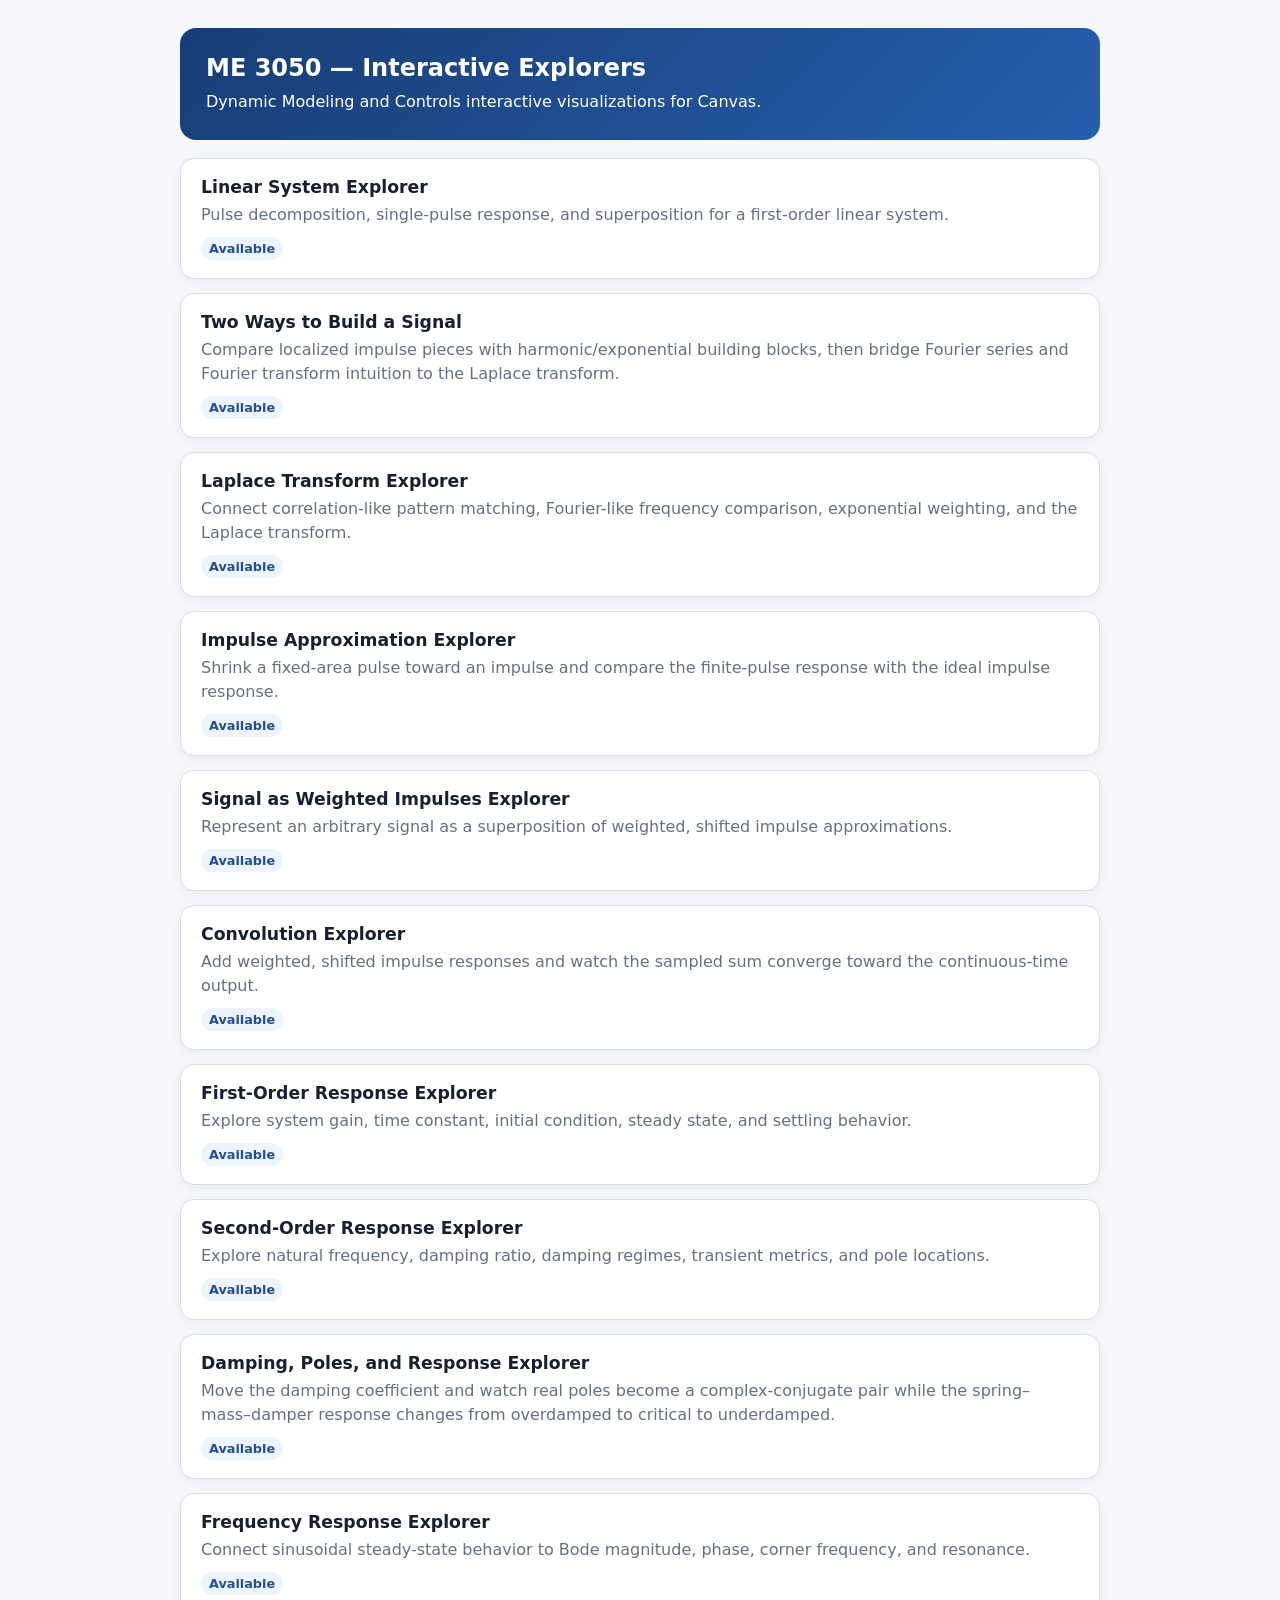
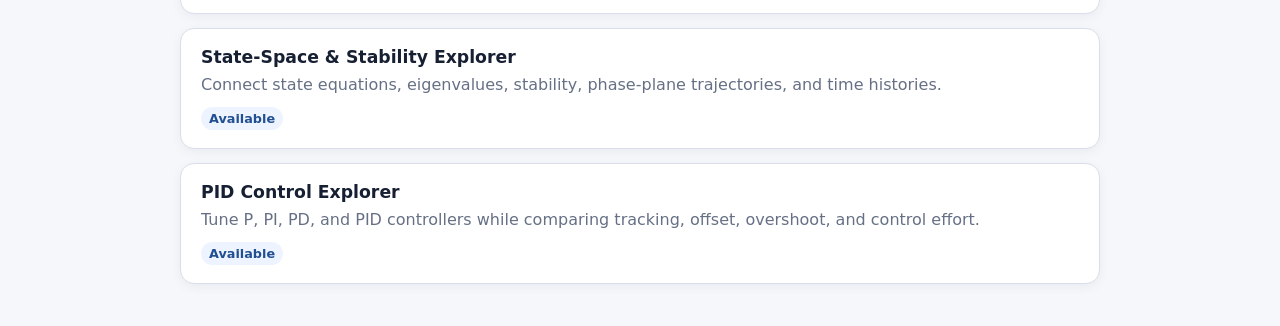
<file: index.html>
<!DOCTYPE html>
<html lang="en">
<head>
<meta charset="utf-8">
<meta name="viewport" content="width=device-width, initial-scale=1">
<title>ME 3050 Interactive Explorers</title>
<style>
:root{font-family:system-ui,-apple-system,BlinkMacSystemFont,"Segoe UI",sans-serif;color:#172033;background:#f5f7fb}
*{box-sizing:border-box}body{margin:0}main{max-width:960px;margin:0 auto;padding:28px 20px}.hero{background:linear-gradient(135deg,#173d75,#265fae);color:white;border-radius:16px;padding:26px;margin-bottom:18px}.hero h1{margin:0 0 8px}.hero p{margin:0;line-height:1.5}.card{display:block;text-decoration:none;color:inherit;background:white;border:1px solid #d9deea;border-radius:14px;padding:18px 20px;margin:14px 0;box-shadow:0 3px 12px rgba(16,24,40,.05)}a.card:hover{border-color:#8ba8d1;transform:translateY(-1px)}.card h2{margin:0 0 6px;font-size:1.08rem}.card p{margin:0;color:#667085;line-height:1.5}.status{display:inline-block;margin-top:10px;padding:4px 8px;border-radius:999px;background:#eef4ff;color:#214f91;font-size:.8rem;font-weight:700}
</style>
</head>
<body>
<main>
<section class="hero"><h1>ME 3050 — Interactive Explorers</h1><p>Dynamic Modeling and Controls interactive visualizations for Canvas.</p></section>
<a class="card" href="linear-system/"><h2>Linear System Explorer</h2><p>Pulse decomposition, single-pulse response, and superposition for a first-order linear system.</p><span class="status">Available</span></a>
<a class="card" href="two-building-blocks/"><h2>Two Ways to Build a Signal</h2><p>Compare localized impulse pieces with harmonic/exponential building blocks, then bridge Fourier series and Fourier transform intuition to the Laplace transform.</p><span class="status">Available</span></a>
<a class="card" href="laplace-transform/"><h2>Laplace Transform Explorer</h2><p>Connect correlation-like pattern matching, Fourier-like frequency comparison, exponential weighting, and the Laplace transform.</p><span class="status">Available</span></a>
<a class="card" href="impulse-approximation/"><h2>Impulse Approximation Explorer</h2><p>Shrink a fixed-area pulse toward an impulse and compare the finite-pulse response with the ideal impulse response.</p><span class="status">Available</span></a>
<a class="card" href="signal-as-impulses/"><h2>Signal as Weighted Impulses Explorer</h2><p>Represent an arbitrary signal as a superposition of weighted, shifted impulse approximations.</p><span class="status">Available</span></a>
<a class="card" href="convolution/"><h2>Convolution Explorer</h2><p>Add weighted, shifted impulse responses and watch the sampled sum converge toward the continuous-time output.</p><span class="status">Available</span></a>
<a class="card" href="first-order-response/"><h2>First-Order Response Explorer</h2><p>Explore system gain, time constant, initial condition, steady state, and settling behavior.</p><span class="status">Available</span></a>
<a class="card" href="second-order-response/"><h2>Second-Order Response Explorer</h2><p>Explore natural frequency, damping ratio, damping regimes, transient metrics, and pole locations.</p><span class="status">Available</span></a>
<a class="card" href="damping-poles-response/"><h2>Damping, Poles, and Response Explorer</h2><p>Move the damping coefficient and watch real poles become a complex-conjugate pair while the spring–mass–damper response changes from overdamped to critical to underdamped.</p><span class="status">Available</span></a>
<a class="card" href="frequency-response/"><h2>Frequency Response Explorer</h2><p>Connect sinusoidal steady-state behavior to Bode magnitude, phase, corner frequency, and resonance.</p><span class="status">Available</span></a>
<a class="card" href="state-space/"><h2>State-Space & Stability Explorer</h2><p>Connect state equations, eigenvalues, stability, phase-plane trajectories, and time histories.</p><span class="status">Available</span></a>
<a class="card" href="pid-control/"><h2>PID Control Explorer</h2><p>Tune P, PI, PD, and PID controllers while comparing tracking, offset, overshoot, and control effort.</p><span class="status">Available</span></a>
</main>
</body>
</html>
</file>
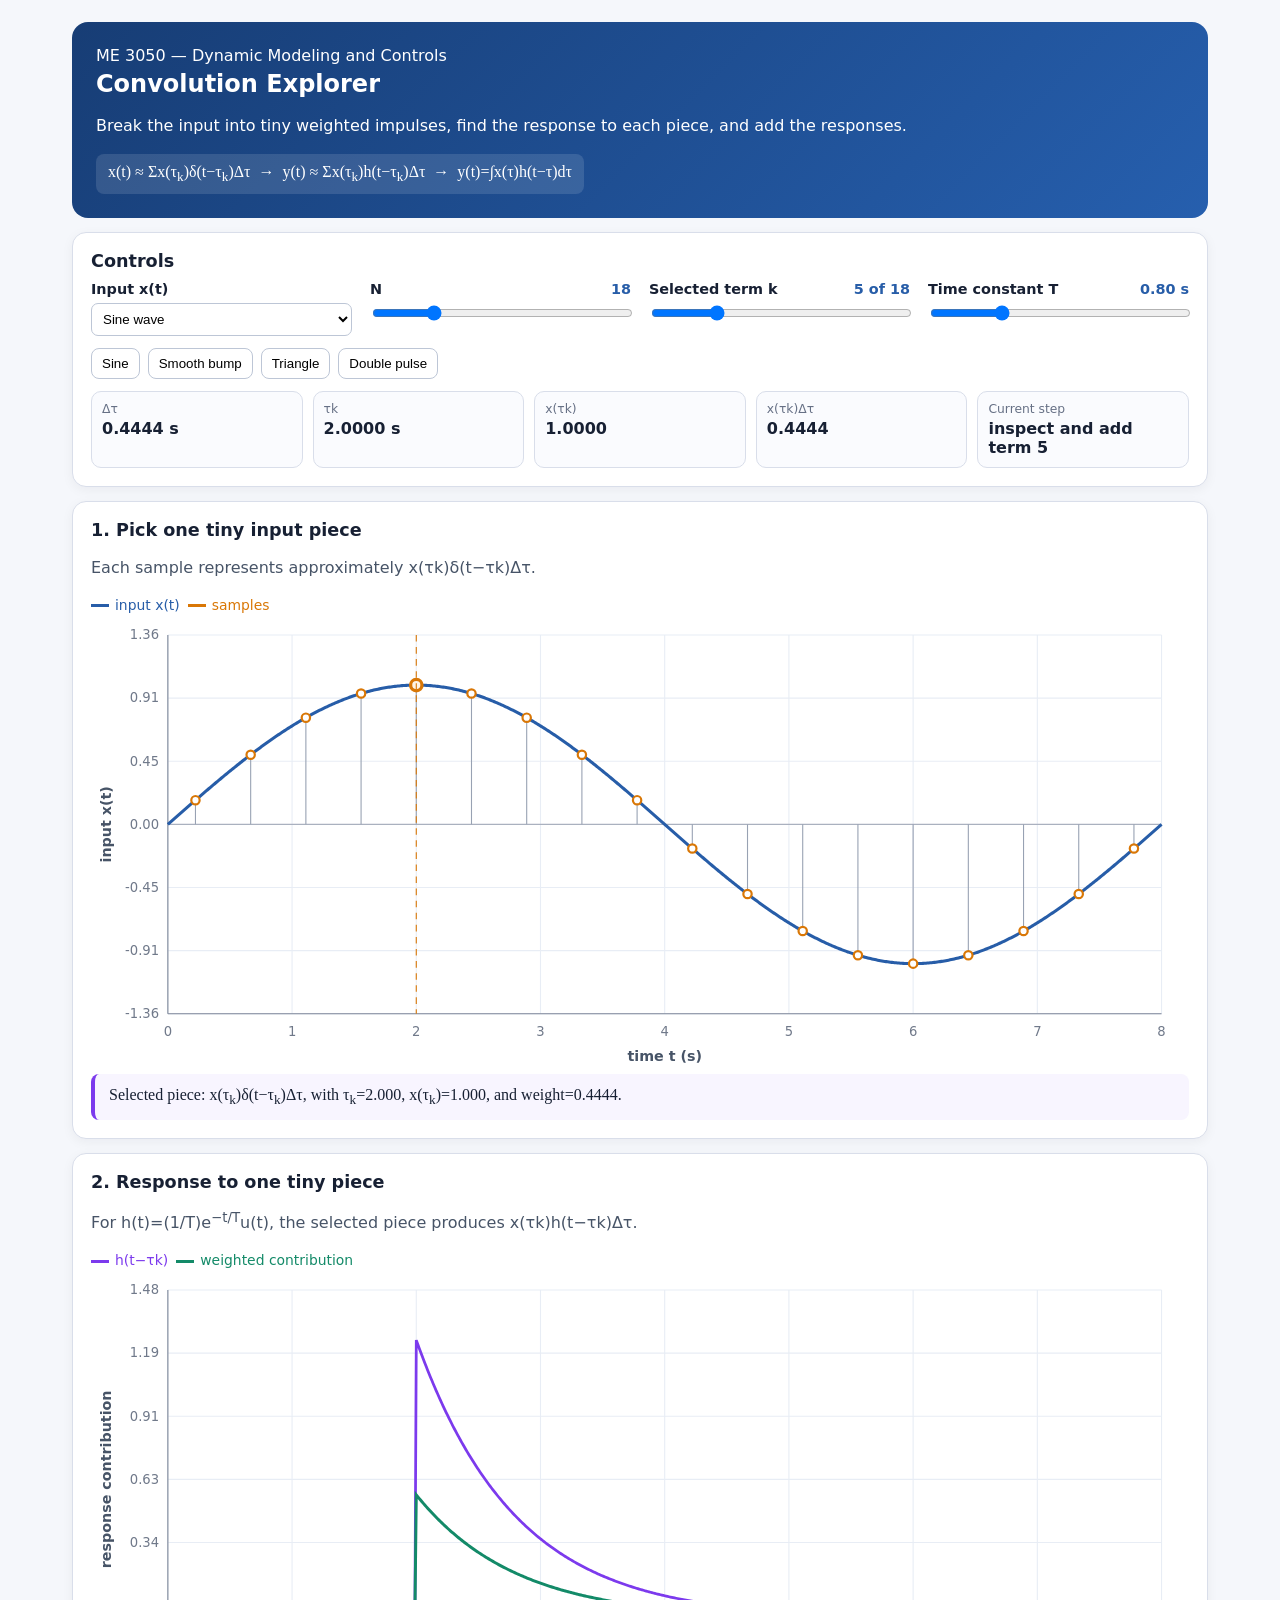
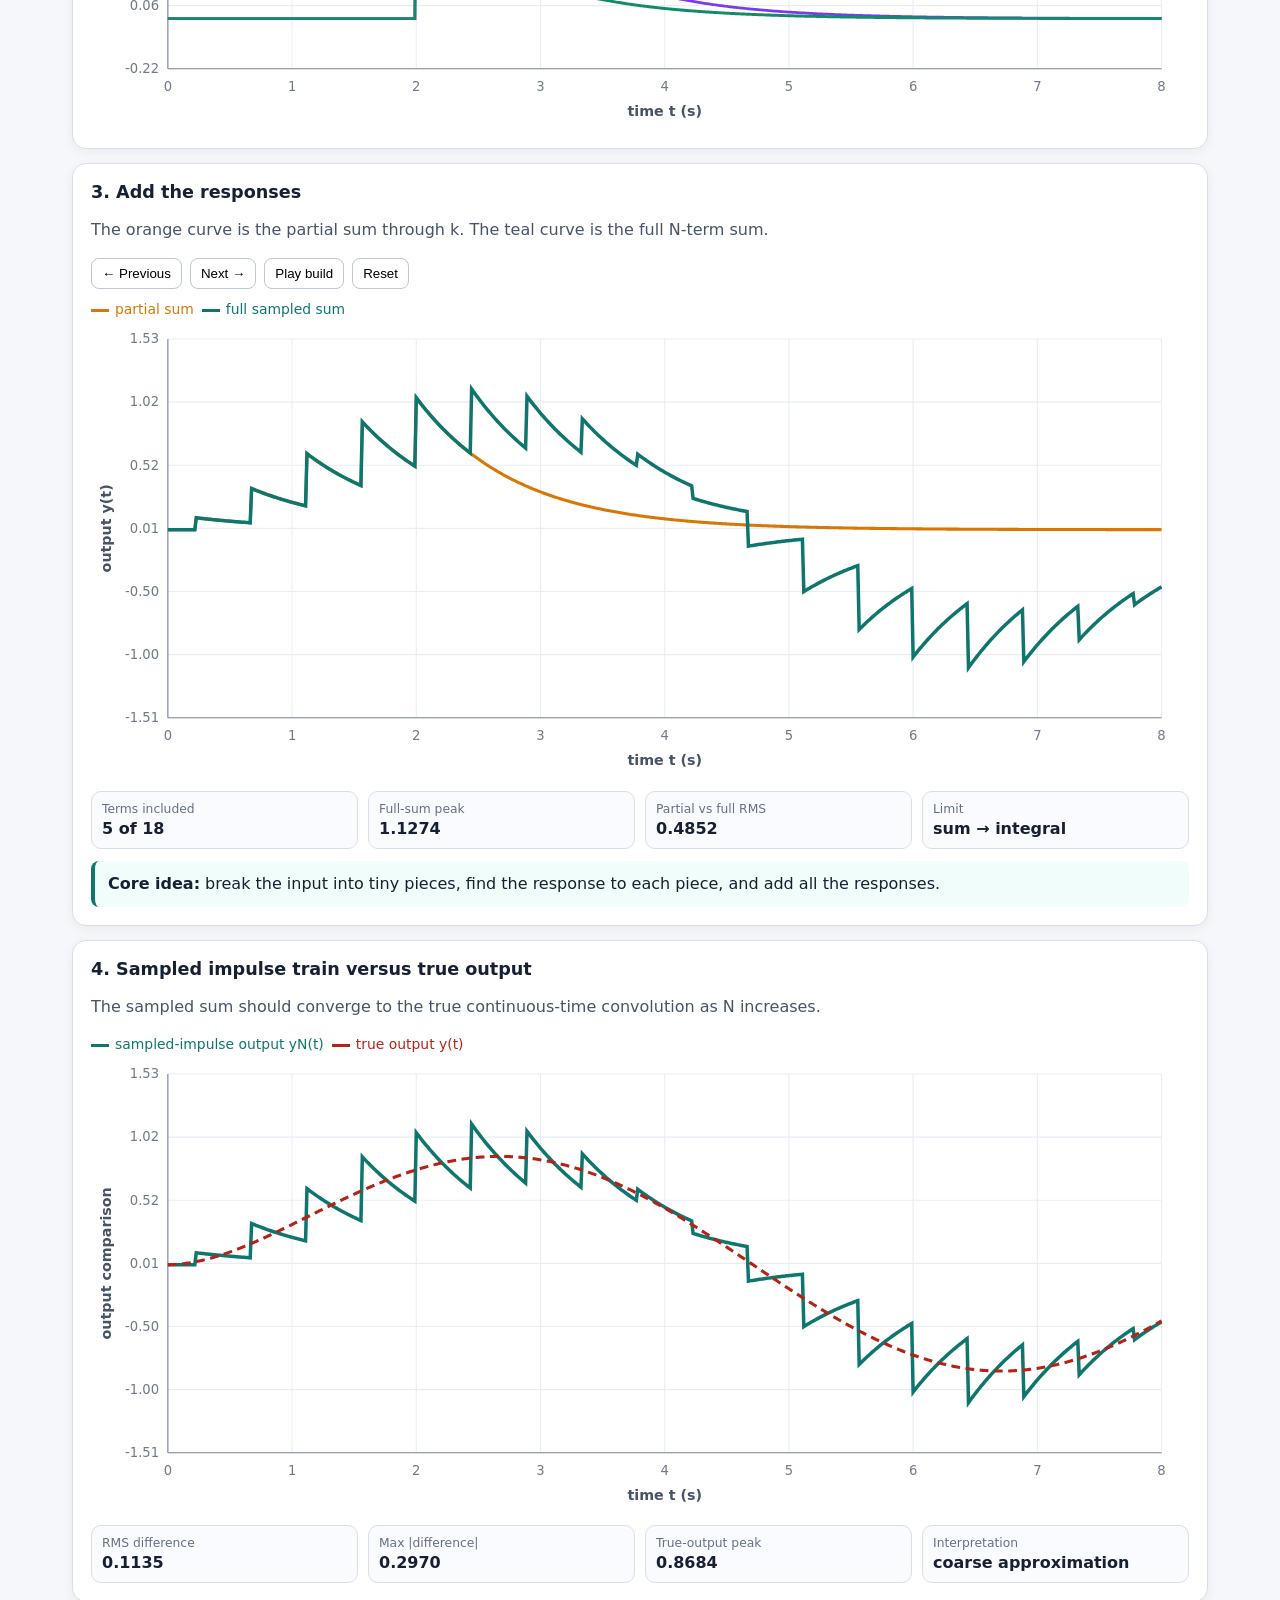
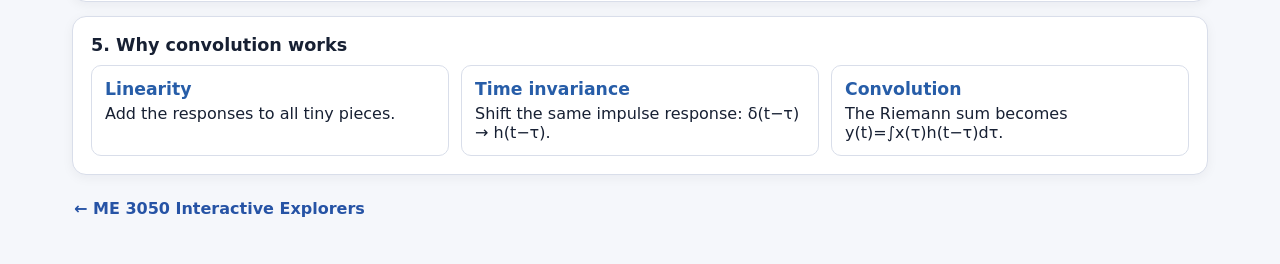
<file: convolution/index.html>
<!DOCTYPE html>
<html lang="en"><head><meta charset="utf-8"><meta name="viewport" content="width=device-width,initial-scale=1"><title>ME 3050 — Convolution Explorer</title>
<style>
:root{--bg:#f5f7fb;--card:#fff;--ink:#172033;--muted:#667085;--line:#d9deea;--grid:#e8edf5;--blue:#275da8;--purple:#7c3aed;--orange:#d97706;--green:#138a68;--teal:#0f766e;--red:#b42318}*{box-sizing:border-box}body{margin:0;background:var(--bg);color:var(--ink);font-family:system-ui,-apple-system,"Segoe UI",sans-serif}main{max-width:1180px;margin:auto;padding:22px}.hero{background:linear-gradient(135deg,#173d75,#265fae);color:#fff;border-radius:16px;padding:24px}.hero h1{margin:5px 0 8px}.hero p{line-height:1.5}.eq{display:inline-block;background:#ffffff1f;padding:9px 12px;border-radius:8px;font-family:"Cambria Math",serif}.card{background:var(--card);border:1px solid var(--line);border-radius:14px;padding:18px;margin:14px 0;box-shadow:0 3px 12px #1018280d}h2{font-size:1.1rem;margin:0 0 10px}.lead{color:#475467;line-height:1.55}.controls{display:grid;grid-template-columns:repeat(4,1fr);gap:14px 18px}.control label{display:flex;justify-content:space-between;font-size:.9rem;font-weight:650;margin-bottom:6px}.control input,.control select{width:100%}.control select{padding:7px;border:1px solid #bdc6d6;border-radius:7px;background:#fff}.value{color:var(--blue)}.presets,.buttons,.legend{display:flex;gap:8px;flex-wrap:wrap;margin-top:12px}.presets button,.buttons button{background:#fff;border:1px solid #bdc6d6;border-radius:8px;padding:7px 10px;cursor:pointer}.stats{display:grid;grid-template-columns:repeat(4,1fr);gap:10px;margin-top:12px}.stats.five{grid-template-columns:repeat(5,1fr)}.stat{background:#fafbfe;border:1px solid var(--line);border-radius:10px;padding:10px}.stat .k{font-size:.77rem;color:var(--muted)}.stat .v{font-weight:750;margin-top:3px}.legend{color:#475467;font-size:.87rem}.legend span:before{content:"";display:inline-block;width:18px;height:3px;margin-right:6px;vertical-align:middle;background:currentColor}.x{color:var(--blue)}.h{color:var(--purple)}.c{color:var(--green)}.p{color:var(--orange)}.t{color:var(--teal)}.truth{color:var(--red)}svg{display:block;width:100%;height:auto;aspect-ratio:1000/420}.grid{stroke:var(--grid);stroke-width:1}.axis{stroke:#7d8698}.tick{fill:#70798a;font-size:12px}.axislabel{fill:#475467;font-size:13px;font-weight:650}.xline{fill:none;stroke:var(--blue);stroke-width:2.8}.stem{stroke:#98a2b3}.sample{fill:#fff;stroke:var(--orange);stroke-width:2}.selected{fill:#fff4e5;stroke:var(--orange);stroke-width:3}.marker{stroke:var(--orange);stroke-dasharray:6 5}.hline{fill:none;stroke:var(--purple);stroke-width:2.5}.contrib{fill:none;stroke:var(--green);stroke-width:2.7}.partial{fill:none;stroke:var(--orange);stroke-width:2.8}.total{fill:none;stroke:var(--teal);stroke-width:3.2}.trueout{fill:none;stroke:var(--red);stroke-width:2.8;stroke-dasharray:8 5}.zero{stroke:#aab1bf}.formula{background:#f8f5ff;border-left:4px solid var(--purple);padding:12px 14px;border-radius:8px;font-family:"Cambria Math",serif}.note{margin-top:12px;background:#f0fdfa;border-left:4px solid var(--teal);padding:11px 13px;border-radius:8px;line-height:1.55}.summary{display:grid;grid-template-columns:repeat(3,1fr);gap:12px}.summary div{border:1px solid var(--line);border-radius:10px;padding:13px}.summary strong{display:block;color:var(--blue);font-size:1.08rem;margin-bottom:5px}footer{padding:10px 2px 24px}footer a{color:#2653a5;text-decoration:none;font-weight:650}@media(max-width:900px){.controls,.stats,.stats.five{grid-template-columns:1fr 1fr}.summary{grid-template-columns:1fr}}@media(max-width:520px){main{padding:12px}.controls,.stats,.stats.five{grid-template-columns:1fr}}
</style></head><body><main>
<section class="hero"><div>ME 3050 — Dynamic Modeling and Controls</div><h1>Convolution Explorer</h1><p>Break the input into tiny weighted impulses, find the response to each piece, and add the responses.</p><div class="eq">x(t) ≈ Σx(τ<sub>k</sub>)δ(t−τ<sub>k</sub>)Δτ &nbsp;→&nbsp; y(t) ≈ Σx(τ<sub>k</sub>)h(t−τ<sub>k</sub>)Δτ &nbsp;→&nbsp; y(t)=∫x(τ)h(t−τ)dτ</div></section>
<section class="card"><h2>Controls</h2><div class="controls"><div class="control"><label>Input x(t)</label><select id="signal"><option value="sine">Sine wave</option><option value="bump">Smooth bump</option><option value="triangle">Triangle</option><option value="pulse">Double pulse</option></select></div><div class="control"><label>N <span class="value" id="Nv"></span></label><input id="N" type="range" min="6" max="60" value="18"></div><div class="control"><label>Selected term k <span class="value" id="kv"></span></label><input id="k" type="range" min="1" max="18" value="5"></div><div class="control"><label>Time constant T <span class="value" id="Tv"></span></label><input id="T" type="range" min="0.2" max="2.5" step="0.05" value="0.8"></div></div><div class="presets"><button data-p="sine,16,4,.8">Sine</button><button data-p="bump,20,8,.6">Smooth bump</button><button data-p="triangle,24,10,1.1">Triangle</button><button data-p="pulse,28,12,.5">Double pulse</button></div><div class="stats five"><div class="stat"><div class="k">Δτ</div><div class="v" id="dt"></div></div><div class="stat"><div class="k">τk</div><div class="v" id="tau"></div></div><div class="stat"><div class="k">x(τk)</div><div class="v" id="xk"></div></div><div class="stat"><div class="k">x(τk)Δτ</div><div class="v" id="wk"></div></div><div class="stat"><div class="k">Current step</div><div class="v" id="step"></div></div></div></section>
<section class="card"><h2>1. Pick one tiny input piece</h2><p class="lead">Each sample represents approximately x(τk)δ(t−τk)Δτ.</p><div class="legend"><span class="x">input x(t)</span><span class="p">samples</span></div><svg id="input" viewBox="0 0 1000 420"></svg><div class="formula" id="formula"></div></section>
<section class="card"><h2>2. Response to one tiny piece</h2><p class="lead">For h(t)=(1/T)e<sup>−t/T</sup>u(t), the selected piece produces x(τk)h(t−τk)Δτ.</p><div class="legend"><span class="h">h(t−τk)</span><span class="c">weighted contribution</span></div><svg id="contrib" viewBox="0 0 1000 420"></svg></section>
<section class="card"><h2>3. Add the responses</h2><p class="lead">The orange curve is the partial sum through k. The teal curve is the full N-term sum.</p><div class="buttons"><button id="prev">← Previous</button><button id="next">Next →</button><button id="play">Play build</button><button id="reset">Reset</button></div><div class="legend"><span class="p">partial sum</span><span class="t">full sampled sum</span></div><svg id="sum" viewBox="0 0 1000 420"></svg><div class="stats"><div class="stat"><div class="k">Terms included</div><div class="v" id="count"></div></div><div class="stat"><div class="k">Full-sum peak</div><div class="v" id="peak"></div></div><div class="stat"><div class="k">Partial vs full RMS</div><div class="v" id="perr"></div></div><div class="stat"><div class="k">Limit</div><div class="v">sum → integral</div></div></div><div class="note"><strong>Core idea:</strong> break the input into tiny pieces, find the response to each piece, and add all the responses.</div></section>
<section class="card"><h2>4. Sampled impulse train versus true output</h2><p class="lead">The sampled sum should converge to the true continuous-time convolution as N increases.</p><div class="legend"><span class="t">sampled-impulse output yN(t)</span><span class="truth">true output y(t)</span></div><svg id="compare" viewBox="0 0 1000 420"></svg><div class="stats"><div class="stat"><div class="k">RMS difference</div><div class="v" id="terr"></div></div><div class="stat"><div class="k">Max |difference|</div><div class="v" id="tmax"></div></div><div class="stat"><div class="k">True-output peak</div><div class="v" id="tpeak"></div></div><div class="stat"><div class="k">Interpretation</div><div class="v" id="quality"></div></div></div></section>
<section class="card"><h2>5. Why convolution works</h2><div class="summary"><div><strong>Linearity</strong>Add the responses to all tiny pieces.</div><div><strong>Time invariance</strong>Shift the same impulse response: δ(t−τ) → h(t−τ).</div><div><strong>Convolution</strong>The Riemann sum becomes y(t)=∫x(τ)h(t−τ)dτ.</div></div></section><footer><a href="../">← ME 3050 Interactive Explorers</a></footer>
</main><script>
(()=>{"use strict";const $=id=>document.getElementById(id),NS="http://www.w3.org/2000/svg",signal=$("signal"),Ns=$("N"),ks=$("k"),Ts=$("T"),input=$("input"),contrib=$("contrib"),sum=$("sum"),compare=$("compare");let timer=null;function E(t,a={},s=null){const e=document.createElementNS(NS,t);for(const[k,v]of Object.entries(a))e.setAttribute(k,v);if(s!==null)e.textContent=s;return e}function clr(s){while(s.firstChild)s.removeChild(s.firstChild)}function f(v,d=3){return Number(Math.abs(v)<1e-12?0:v).toFixed(d)}function sig(t){switch(signal.value){case"sine":return Math.sin(2*Math.PI*t/8);case"bump":return 1.1*Math.exp(-.5*((t-3.2)/.8)**2)-.45*Math.exp(-.5*((t-5.8)/.6)**2);case"triangle":return t<2?0:t<4?(t-2)/2:t<6?(6-t)/2:0;case"pulse":return(t>1&&t<2.2?1:0)+(t>4.5&&t<5.5?-.7:0)+(t>6.1&&t<7.2?.8:0)}}function par(){let N=+Ns.value,k=Math.max(1,Math.min(N,+ks.value));ks.max=N;ks.value=k;return{N,k,T:+Ts.value,end:8,dt:8/N}}function data(p){const taus=[],xs=[],w=[];for(let i=0;i<p.N;i++){const q=(i+.5)*p.dt,v=sig(q);taus.push(q);xs.push(v);w.push(v*p.dt)}return{taus,xs,w}}function h(t,q,T){return t<q?0:Math.exp(-(t-q)/T)/T}function calc(p,d){const M=700,x=[],hs=[],c=[],part=[],all=[],truth=[];let per=0,ter=0,tmax=0,peak=0,tpeak=0;for(let i=0;i<=M;i++){const t=p.end*i/M;x.push({t,v:sig(t)});const hv=h(t,d.taus[p.k-1],p.T);hs.push({t,v:hv});c.push({t,v:d.w[p.k-1]*hv});let a=0,b=0;for(let j=0;j<p.N;j++){const z=d.w[j]*h(t,d.taus[j],p.T);b+=z;if(j<p.k)a+=z}let yt=0,df=p.end/M;for(let m=0;m<=i;m++){const q=p.end*m/M;yt+=sig(q)*h(t,q,p.T)*df}part.push({t,v:a});all.push({t,v:b});truth.push({t,v:yt});per+=(a-b)**2;ter+=(b-yt)**2;tmax=Math.max(tmax,Math.abs(b-yt));peak=Math.max(peak,Math.abs(b));tpeak=Math.max(tpeak,Math.abs(yt))}return{x,hs,c,part,all,truth,per:Math.sqrt(per/(M+1)),ter:Math.sqrt(ter/(M+1)),tmax,peak,tpeak}}function axes(svg,ymin,ymax,ylab){clr(svg);const W=1000,H=420,l=70,r=25,t=20,b=55,x=v=>l+v/8*(W-l-r),y=v=>t+(ymax-v)/(ymax-ymin)*(H-t-b);for(let i=0;i<=8;i++){svg.appendChild(E("line",{x1:x(i),y1:t,x2:x(i),y2:H-b,class:"grid"}));svg.appendChild(E("text",{x:x(i),y:H-b+20,"text-anchor":"middle",class:"tick"},i))}for(let i=0;i<=6;i++){const v=ymin+(ymax-ymin)*i/6;svg.appendChild(E("line",{x1:l,y1:y(v),x2:W-r,y2:y(v),class:Math.abs(v)<1e-9?"zero":"grid"}));svg.appendChild(E("text",{x:l-8,y:y(v)+4,"text-anchor":"end",class:"tick"},f(v,2)))}svg.appendChild(E("line",{x1:l,y1:H-b,x2:W-r,y2:H-b,class:"axis"}));svg.appendChild(E("line",{x1:l,y1:t,x2:l,y2:H-b,class:"axis"}));svg.appendChild(E("text",{x:(l+W-r)/2,y:H-12,"text-anchor":"middle",class:"axislabel"},"time t (s)"));svg.appendChild(E("text",{x:18,y:(t+H-b)/2,"text-anchor":"middle",class:"axislabel",transform:`rotate(-90 18 ${(t+H-b)/2})`},ylab));return{x,y}}function path(a,A){return a.map((q,i)=>(i?"L":"M")+A.x(q.t).toFixed(2)+","+A.y(q.v).toFixed(2)).join(" ")}function range(arr){let lo=0,hi=0;arr.forEach(q=>{lo=Math.min(lo,q.v);hi=Math.max(hi,q.v)});let pad=.18*Math.max(.3,hi-lo);return[lo-pad,hi+pad]}function draw(p,d,s){let R=range(s.x),A=axes(input,...R,"input x(t)");input.appendChild(E("path",{d:path(s.x,A),class:"xline"}));for(let i=0;i<p.N;i++){input.appendChild(E("line",{x1:A.x(d.taus[i]),y1:A.y(0),x2:A.x(d.taus[i]),y2:A.y(d.xs[i]),class:"stem"}));input.appendChild(E("circle",{cx:A.x(d.taus[i]),cy:A.y(d.xs[i]),r:i===p.k-1?5.2:3.8,class:i===p.k-1?"selected":"sample"}))}input.appendChild(E("line",{x1:A.x(d.taus[p.k-1]),y1:20,x2:A.x(d.taus[p.k-1]),y2:365,class:"marker"}));R=range(s.hs.concat(s.c));A=axes(contrib,...R,"response contribution");contrib.appendChild(E("path",{d:path(s.hs,A),class:"hline"}));contrib.appendChild(E("path",{d:path(s.c,A),class:"contrib"}));R=range(s.part.concat(s.all));A=axes(sum,...R,"output y(t)");sum.appendChild(E("path",{d:path(s.part,A),class:"partial"}));sum.appendChild(E("path",{d:path(s.all,A),class:"total"}));R=range(s.all.concat(s.truth));A=axes(compare,...R,"output comparison");compare.appendChild(E("path",{d:path(s.all,A),class:"total"}));compare.appendChild(E("path",{d:path(s.truth,A),class:"trueout"}))}function render(){const p=par(),d=data(p),s=calc(p,d),i=p.k-1;$("Nv").textContent=p.N;$("kv").textContent=`${p.k} of ${p.N}`;$("Tv").textContent=f(p.T,2)+" s";$("dt").textContent=f(p.dt,4)+" s";$("tau").textContent=f(d.taus[i],4)+" s";$("xk").textContent=f(d.xs[i],4);$("wk").textContent=f(d.w[i],4);$("step").textContent=`inspect and add term ${p.k}`;$("formula").innerHTML=`Selected piece: x(τ<sub>k</sub>)δ(t−τ<sub>k</sub>)Δτ, with τ<sub>k</sub>=${f(d.taus[i],3)}, x(τ<sub>k</sub>)=${f(d.xs[i],3)}, and weight=${f(d.w[i],4)}.`;$("count").textContent=`${p.k} of ${p.N}`;$("peak").textContent=f(s.peak,4);$("perr").textContent=f(s.per,4);$("terr").textContent=f(s.ter,4);$("tmax").textContent=f(s.tmax,4);$("tpeak").textContent=f(s.tpeak,4);$("quality").textContent=p.N>=40?"very close match":p.N>=20?"good approximation":"coarse approximation";draw(p,d,s)}function stop(){if(timer){clearInterval(timer);timer=null;$("play").textContent="Play build"}}[signal,Ns,ks,Ts].forEach(e=>e.addEventListener("input",()=>{stop();render()}));document.querySelectorAll("[data-p]").forEach(b=>b.addEventListener("click",()=>{stop();const[z,n,k,t]=b.dataset.p.split(",");signal.value=z;Ns.value=n;ks.value=k;Ts.value=t;render()}));$("prev").onclick=()=>{stop();ks.value=Math.max(1,+ks.value-1);render()};$("next").onclick=()=>{stop();ks.value=Math.min(+Ns.value,+ks.value+1);render()};$("reset").onclick=()=>{stop();ks.value=1;render()};$("play").onclick=()=>{if(timer){stop();return}$("play").textContent="Pause";timer=setInterval(()=>{if(+ks.value>=+Ns.value){stop();return}ks.value=+ks.value+1;render()},500)};render()})();
</script></body></html>
</file>
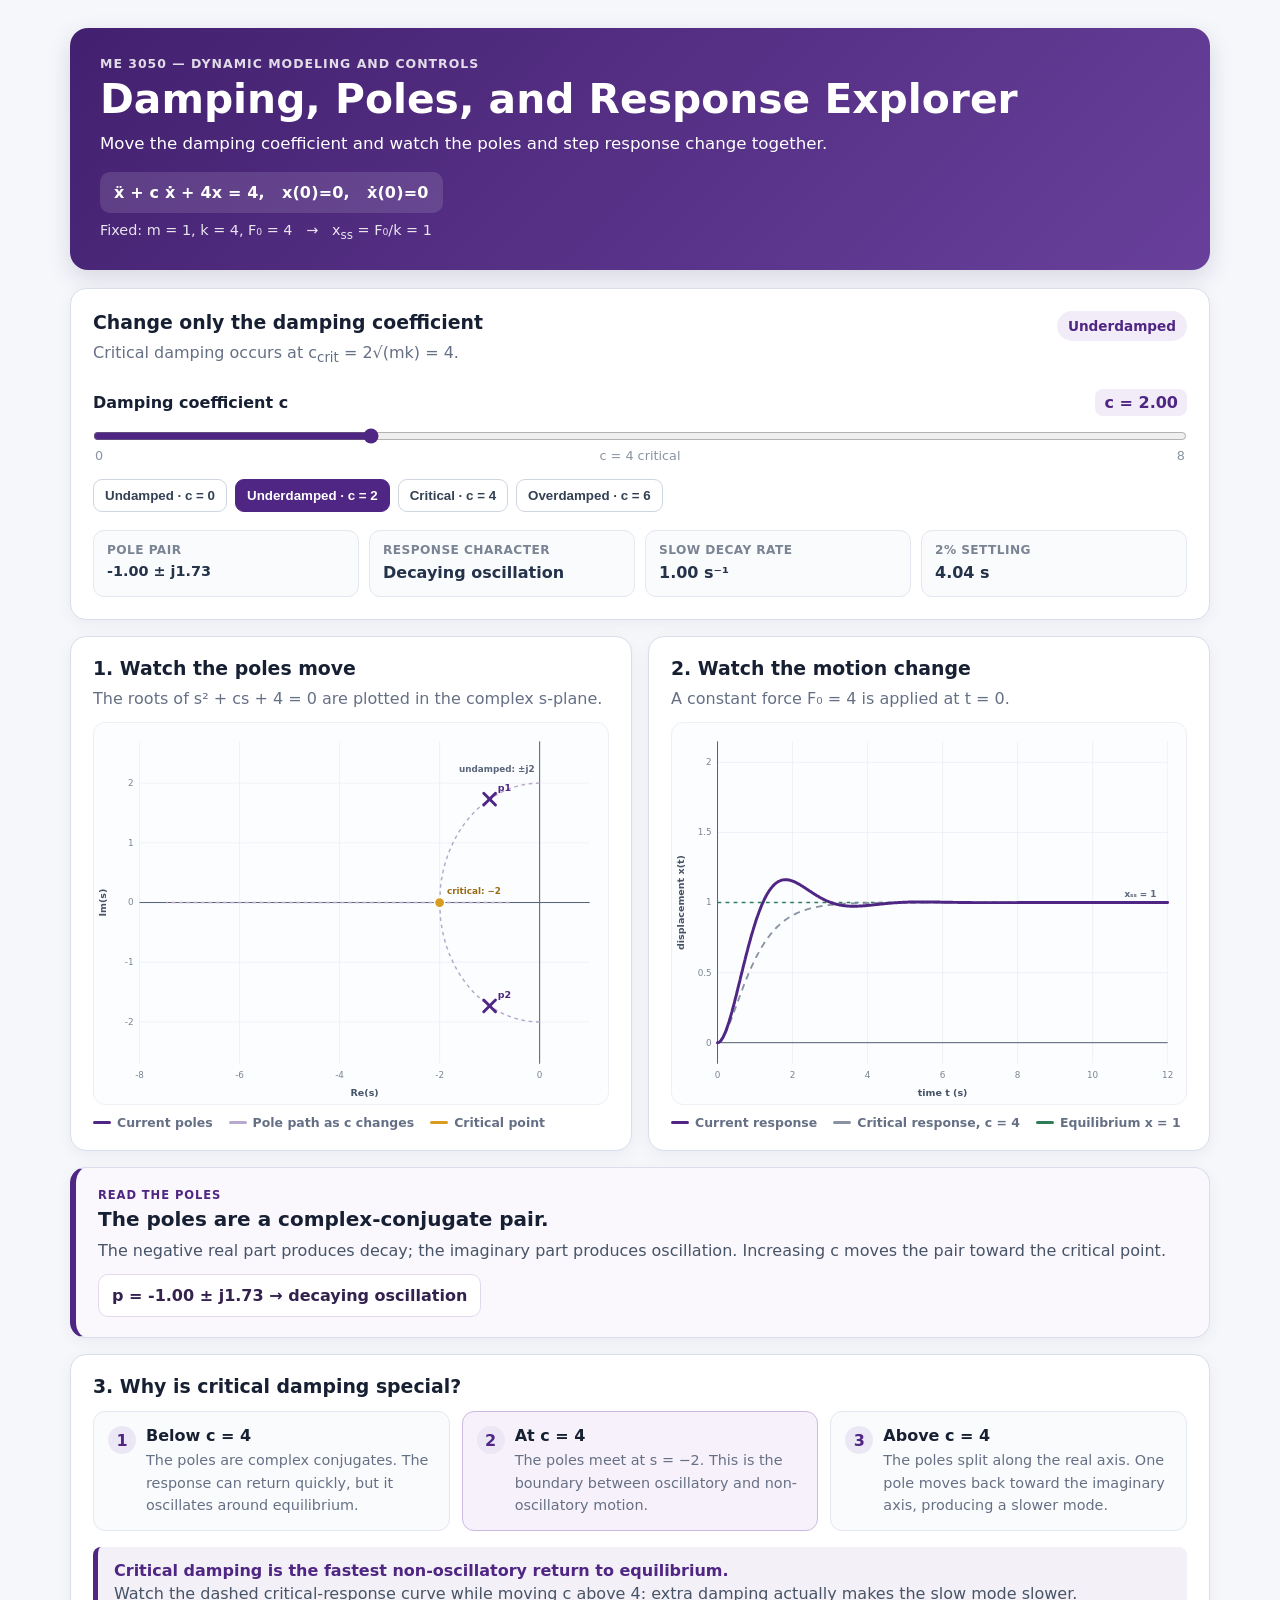
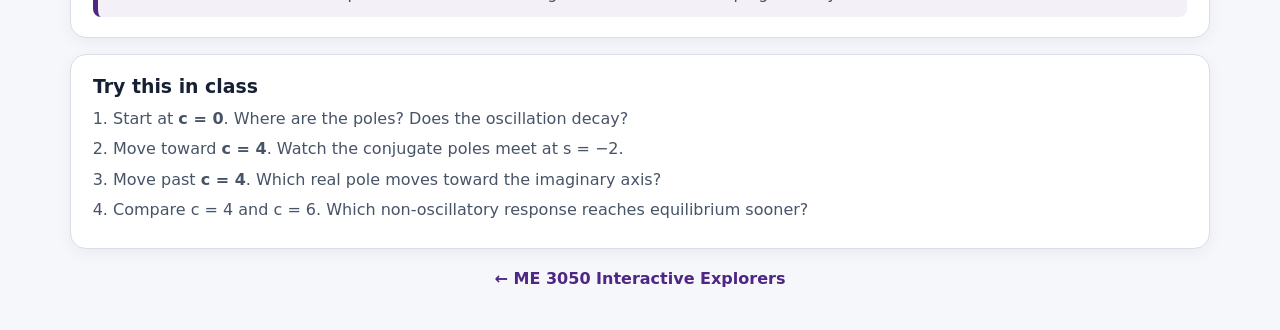
<file: damping-poles-response/index.html>
<!DOCTYPE html>
<html lang="en">
<head>
<meta charset="utf-8">
<meta name="viewport" content="width=device-width, initial-scale=1">
<title>ME 3050 — Damping, Poles, and Response Explorer</title>
<link rel="stylesheet" href="styles.css">
</head>
<body>
<main>
  <section class="hero">
    <div class="eyebrow">ME 3050 — Dynamic Modeling and Controls</div>
    <h1>Damping, Poles, and Response Explorer</h1>
    <p>Move the damping coefficient and watch the poles and step response change together.</p>
    <div class="equation">ẍ + c ẋ + 4x = 4, &nbsp; x(0)=0, &nbsp; ẋ(0)=0</div>
    <div class="fixed">Fixed: m = 1, k = 4, F₀ = 4 &nbsp; → &nbsp; x<sub>ss</sub> = F₀/k = 1</div>
  </section>

  <section class="card control-card">
    <div class="control-head">
      <div>
        <h2>Change only the damping coefficient</h2>
        <p>Critical damping occurs at c<sub>crit</sub> = 2√(mk) = 4.</p>
      </div>
      <div id="regimeBadge" class="regime-badge"></div>
    </div>

    <label class="slider-label" for="damping">
      Damping coefficient c
      <span id="cValue" class="value"></span>
    </label>
    <input id="damping" type="range" min="0" max="8" step="0.02" value="2">

    <div class="range-labels" aria-hidden="true">
      <span>0</span><span>c = 4 critical</span><span>8</span>
    </div>

    <div class="preset-row">
      <button data-c="0">Undamped · c = 0</button>
      <button data-c="2">Underdamped · c = 2</button>
      <button data-c="4">Critical · c = 4</button>
      <button data-c="6">Overdamped · c = 6</button>
    </div>

    <div class="stats">
      <div class="stat"><div class="k">Pole pair</div><div id="poleStat" class="v compact"></div></div>
      <div class="stat"><div class="k">Response character</div><div id="responseStat" class="v"></div></div>
      <div class="stat"><div class="k">Slow decay rate</div><div id="slowPoleStat" class="v"></div></div>
      <div class="stat"><div class="k">2% settling</div><div id="settlingStat" class="v"></div></div>
    </div>
  </section>

  <section class="two-column">
    <section class="card">
      <h2>1. Watch the poles move</h2>
      <p class="lead">The roots of s² + cs + 4 = 0 are plotted in the complex s-plane.</p>
      <div class="plot-wrap pole-wrap">
        <svg id="polePlot" viewBox="0 0 700 520" role="img" aria-label="Pole locations in the complex plane"></svg>
      </div>
      <div class="plot-legend">
        <span><i class="current-swatch"></i>Current poles</span>
        <span><i class="track-swatch"></i>Pole path as c changes</span>
        <span><i class="critical-swatch"></i>Critical point</span>
      </div>
    </section>

    <section class="card">
      <h2>2. Watch the motion change</h2>
      <p class="lead">A constant force F₀ = 4 is applied at t = 0.</p>
      <div class="plot-wrap">
        <svg id="responsePlot" viewBox="0 0 700 520" role="img" aria-label="Spring mass damper step response"></svg>
      </div>
      <div class="plot-legend">
        <span><i class="response-swatch"></i>Current response</span>
        <span><i class="reference-swatch"></i>Critical response, c = 4</span>
        <span><i class="steady-swatch"></i>Equilibrium x = 1</span>
      </div>
    </section>
  </section>

  <section id="insightCard" class="card insight-card">
    <div class="insight-tag">READ THE POLES</div>
    <h2 id="insightTitle"></h2>
    <p id="insightText" class="insight-text"></p>
    <div id="insightEquation" class="insight-equation"></div>
  </section>

  <section class="card">
    <h2>3. Why is critical damping special?</h2>
    <div class="critical-grid">
      <div class="critical-step">
        <div class="num">1</div>
        <div><strong>Below c = 4</strong><p>The poles are complex conjugates. The response can return quickly, but it oscillates around equilibrium.</p></div>
      </div>
      <div class="critical-step emphasis">
        <div class="num">2</div>
        <div><strong>At c = 4</strong><p>The poles meet at s = −2. This is the boundary between oscillatory and non-oscillatory motion.</p></div>
      </div>
      <div class="critical-step">
        <div class="num">3</div>
        <div><strong>Above c = 4</strong><p>The poles split along the real axis. One pole moves back toward the imaginary axis, producing a slower mode.</p></div>
      </div>
    </div>

    <div class="takeaway">
      <strong>Critical damping is the fastest non-oscillatory return to equilibrium.</strong>
      <span>Watch the dashed critical-response curve while moving c above 4: extra damping actually makes the slow mode slower.</span>
    </div>
  </section>

  <section class="card try-card">
    <h2>Try this in class</h2>
    <ol>
      <li>Start at <strong>c = 0</strong>. Where are the poles? Does the oscillation decay?</li>
      <li>Move toward <strong>c = 4</strong>. Watch the conjugate poles meet at s = −2.</li>
      <li>Move past <strong>c = 4</strong>. Which real pole moves toward the imaginary axis?</li>
      <li>Compare c = 4 and c = 6. Which non-oscillatory response reaches equilibrium sooner?</li>
    </ol>
  </section>

  <footer><a href="../">← ME 3050 Interactive Explorers</a></footer>
</main>
<script src="app.js"></script>
</body>
</html>
</file>
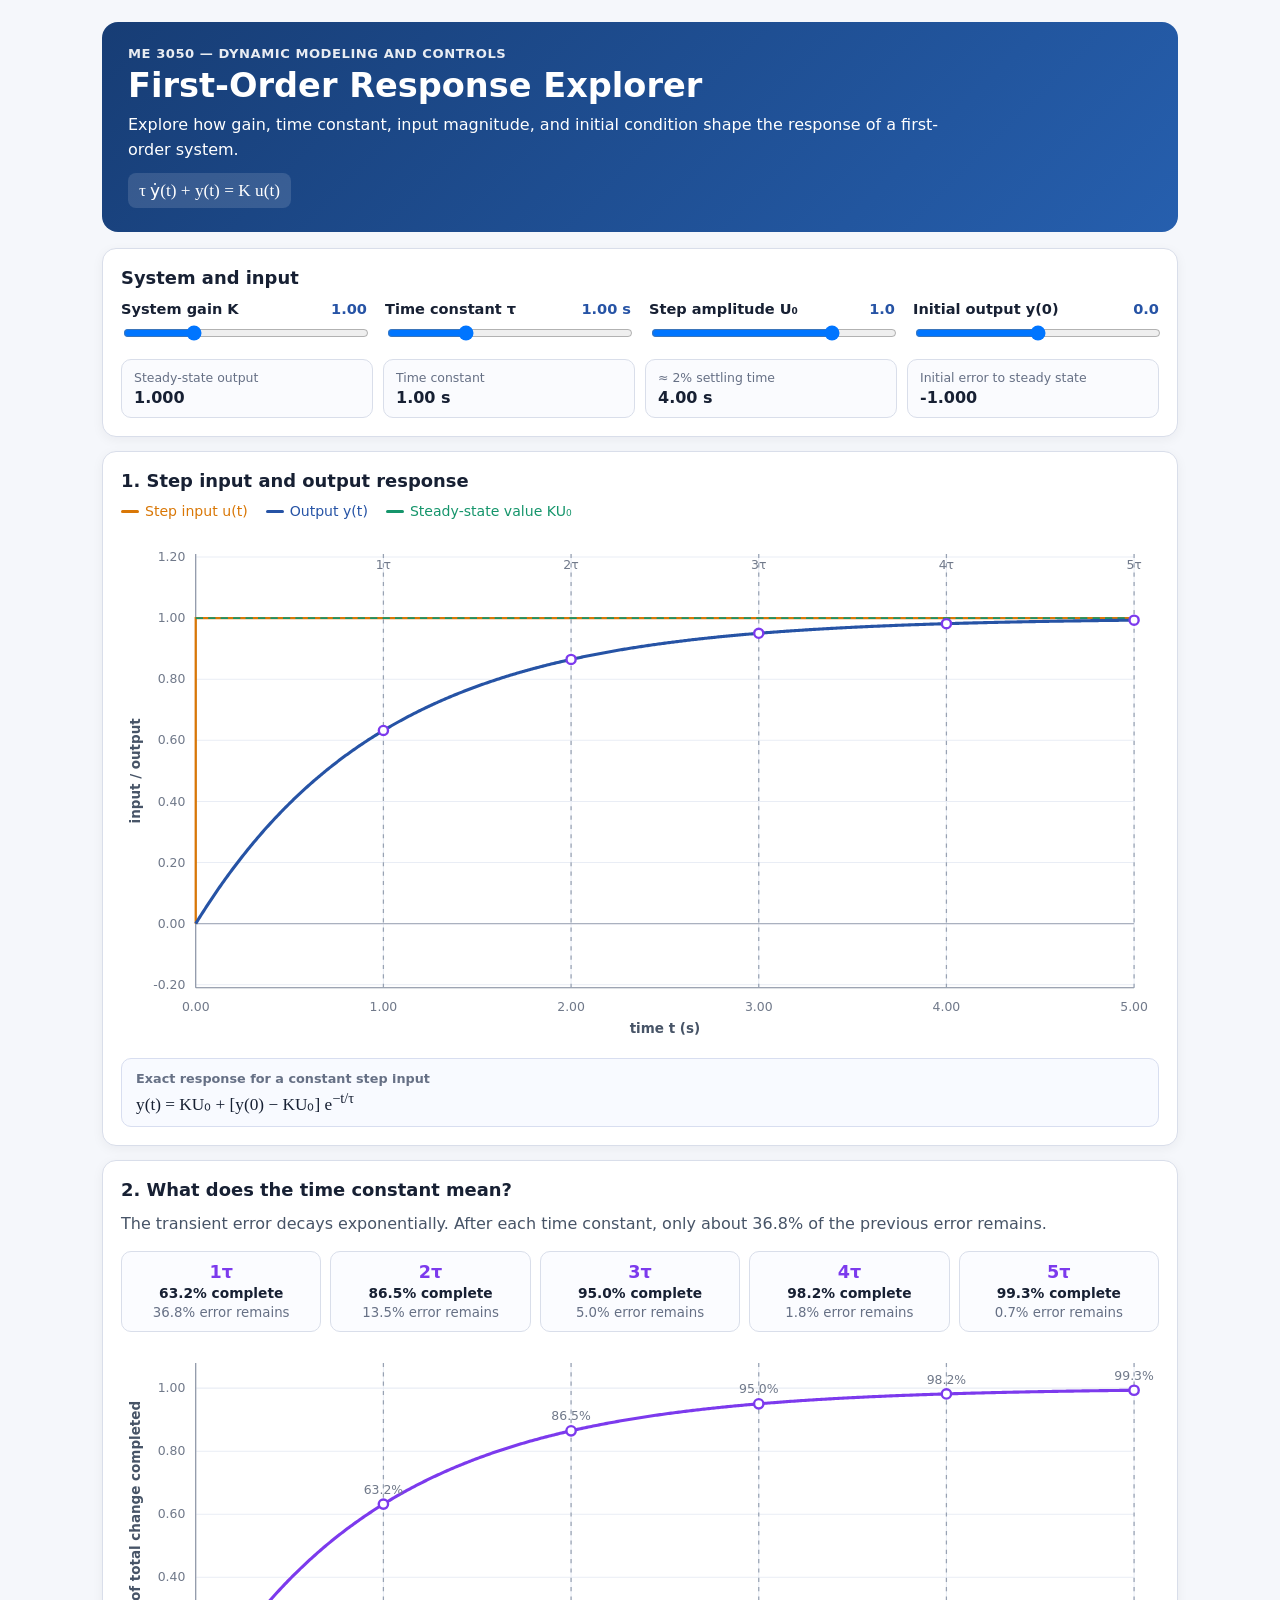
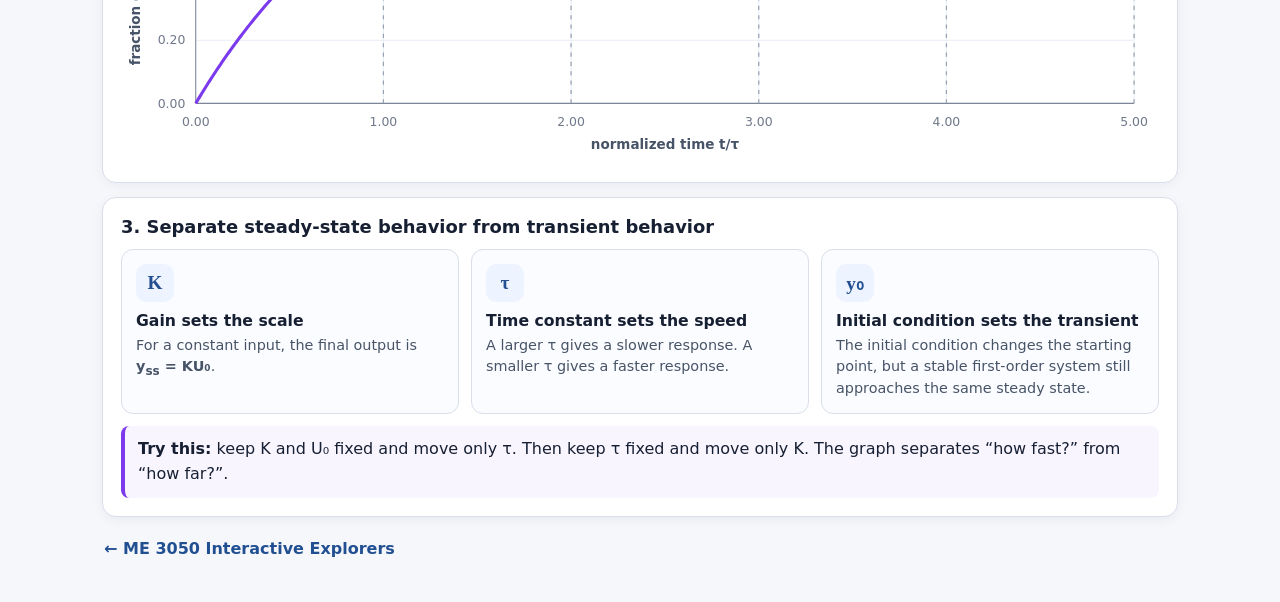
<file: first-order-response/index.html>
<!DOCTYPE html>
<html lang="en">
<head>
<meta charset="utf-8">
<meta name="viewport" content="width=device-width, initial-scale=1">
<title>ME 3050 — First-Order Response Explorer</title>
<link rel="stylesheet" href="styles.css">
</head>
<body>
<main>
  <section class="hero">
    <div class="eyebrow">ME 3050 — Dynamic Modeling and Controls</div>
    <h1>First-Order Response Explorer</h1>
    <p>Explore how gain, time constant, input magnitude, and initial condition shape the response of a first-order system.</p>
    <div class="equation">τ ẏ(t) + y(t) = K u(t)</div>
  </section>

  <section class="card">
    <h2>System and input</h2>
    <div class="controls">
      <div class="control">
        <label for="gain">System gain K <span id="gainVal" class="value"></span></label>
        <input id="gain" type="range" min="0.25" max="3" step="0.05" value="1">
      </div>
      <div class="control">
        <label for="tau">Time constant τ <span id="tauVal" class="value"></span></label>
        <input id="tau" type="range" min="0.1" max="3" step="0.05" value="1">
      </div>
      <div class="control">
        <label for="inputAmp">Step amplitude U₀ <span id="inputVal" class="value"></span></label>
        <input id="inputAmp" type="range" min="-2" max="2" step="0.1" value="1">
      </div>
      <div class="control">
        <label for="initial">Initial output y(0) <span id="initialVal" class="value"></span></label>
        <input id="initial" type="range" min="-2" max="2" step="0.1" value="0">
      </div>
    </div>

    <div class="stats">
      <div class="stat"><div class="k">Steady-state output</div><div class="v" id="steadyStat"></div></div>
      <div class="stat"><div class="k">Time constant</div><div class="v" id="tauStat"></div></div>
      <div class="stat"><div class="k">≈ 2% settling time</div><div class="v" id="settleStat"></div></div>
      <div class="stat"><div class="k">Initial error to steady state</div><div class="v" id="errorStat"></div></div>
    </div>
  </section>

  <section class="card">
    <h2>1. Step input and output response</h2>
    <div class="legend">
      <span class="input">Step input u(t)</span>
      <span class="output">Output y(t)</span>
      <span class="steady">Steady-state value KU₀</span>
    </div>
    <div class="plot-wrap">
      <svg id="mainPlot" viewBox="0 0 1000 500" role="img" aria-label="First-order step response"></svg>
    </div>
    <div class="formula-box">
      <div class="formula-title">Exact response for a constant step input</div>
      <div class="formula">y(t) = KU₀ + [y(0) − KU₀] e<sup>−t/τ</sup></div>
    </div>
  </section>

  <section class="card">
    <h2>2. What does the time constant mean?</h2>
    <p class="lead">The transient error decays exponentially. After each time constant, only about 36.8% of the previous error remains.</p>

    <div class="tau-grid">
      <div class="tau-item"><strong>1τ</strong><span>63.2% complete</span><small>36.8% error remains</small></div>
      <div class="tau-item"><strong>2τ</strong><span>86.5% complete</span><small>13.5% error remains</small></div>
      <div class="tau-item"><strong>3τ</strong><span>95.0% complete</span><small>5.0% error remains</small></div>
      <div class="tau-item"><strong>4τ</strong><span>98.2% complete</span><small>1.8% error remains</small></div>
      <div class="tau-item"><strong>5τ</strong><span>99.3% complete</span><small>0.7% error remains</small></div>
    </div>

    <div class="plot-wrap">
      <svg id="normalizedPlot" viewBox="0 0 1000 410" role="img" aria-label="Normalized first-order response versus time constants"></svg>
    </div>
  </section>

  <section class="card">
    <h2>3. Separate steady-state behavior from transient behavior</h2>
    <div class="concept-grid">
      <div class="concept">
        <div class="concept-symbol">K</div>
        <h3>Gain sets the scale</h3>
        <p>For a constant input, the final output is <strong>y<sub>ss</sub> = KU₀</strong>.</p>
      </div>
      <div class="concept">
        <div class="concept-symbol">τ</div>
        <h3>Time constant sets the speed</h3>
        <p>A larger τ gives a slower response. A smaller τ gives a faster response.</p>
      </div>
      <div class="concept">
        <div class="concept-symbol">y₀</div>
        <h3>Initial condition sets the transient</h3>
        <p>The initial condition changes the starting point, but a stable first-order system still approaches the same steady state.</p>
      </div>
    </div>

    <div class="takeaway">
      <strong>Try this:</strong> keep K and U₀ fixed and move only τ. Then keep τ fixed and move only K. The graph separates “how fast?” from “how far?”.
    </div>
  </section>

  <footer>
    <a href="../">← ME 3050 Interactive Explorers</a>
  </footer>
</main>
<script src="app.js"></script>
</body>
</html>
</file>
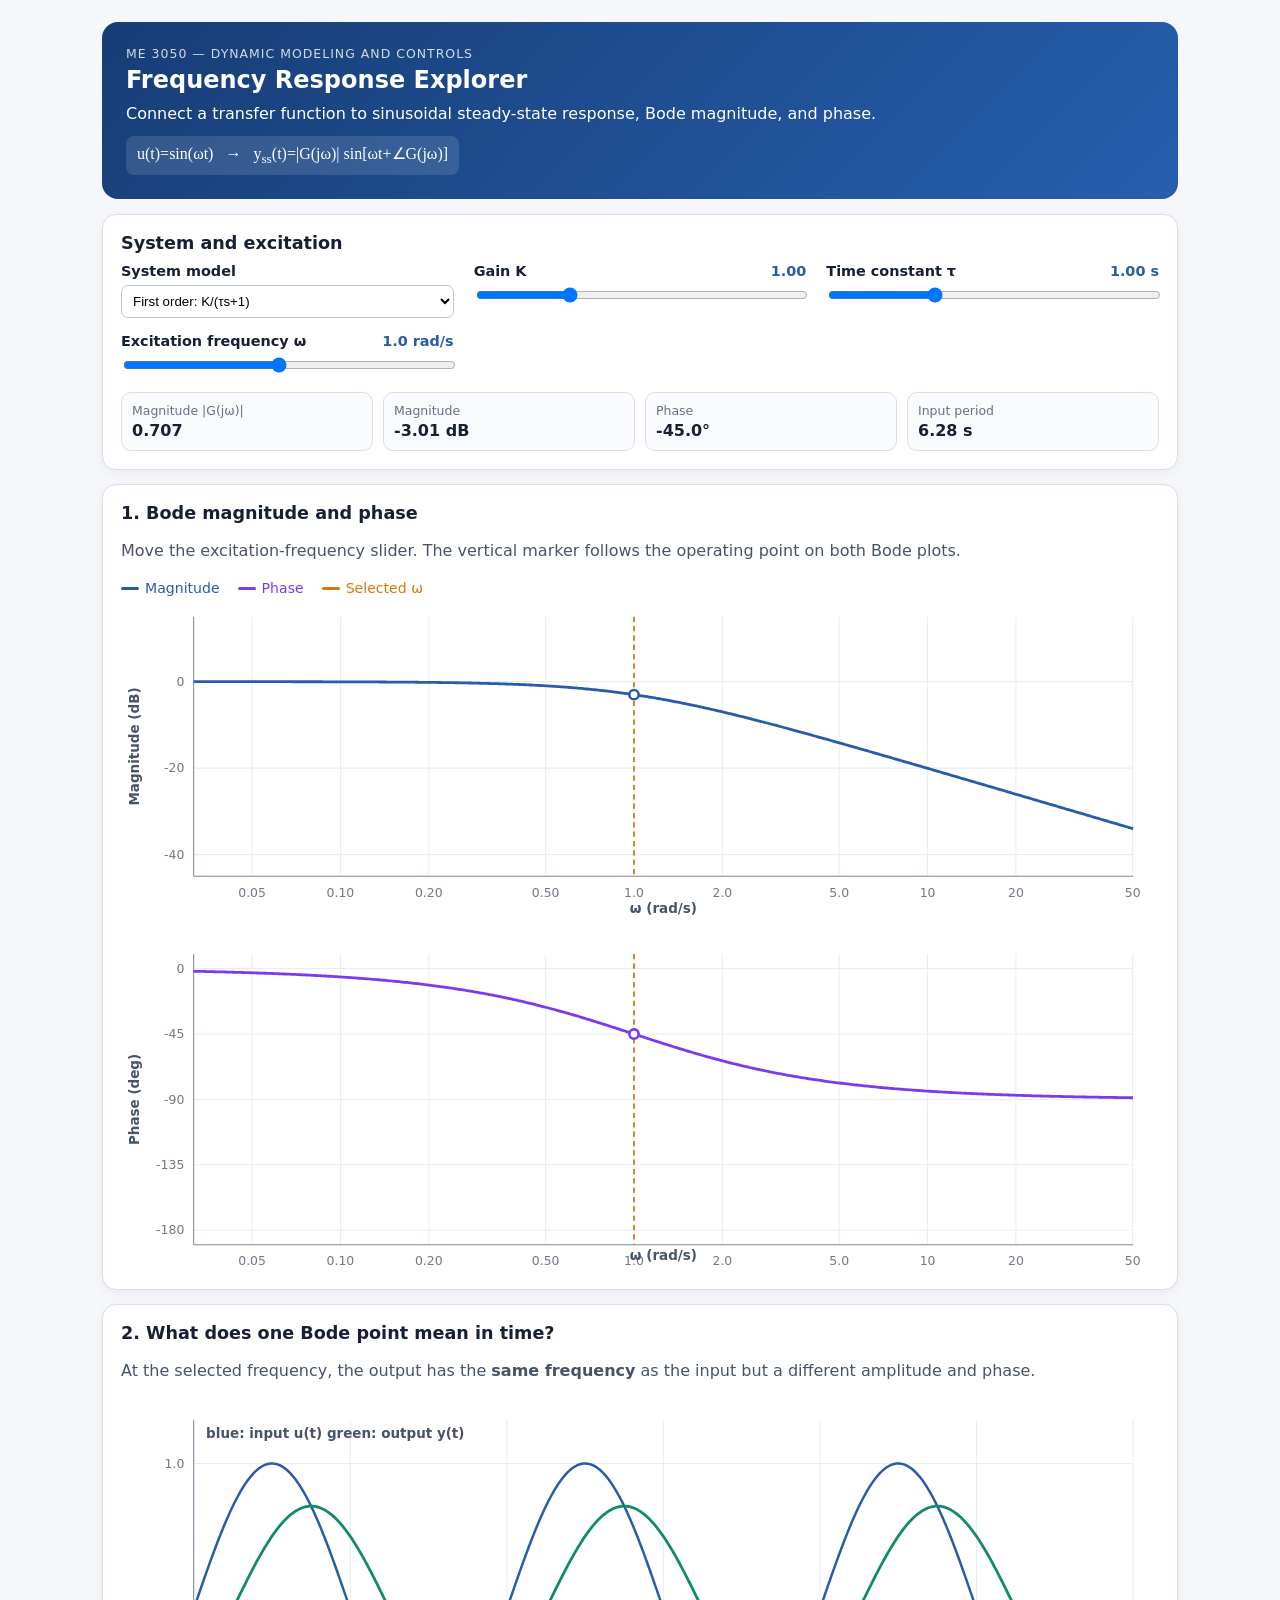
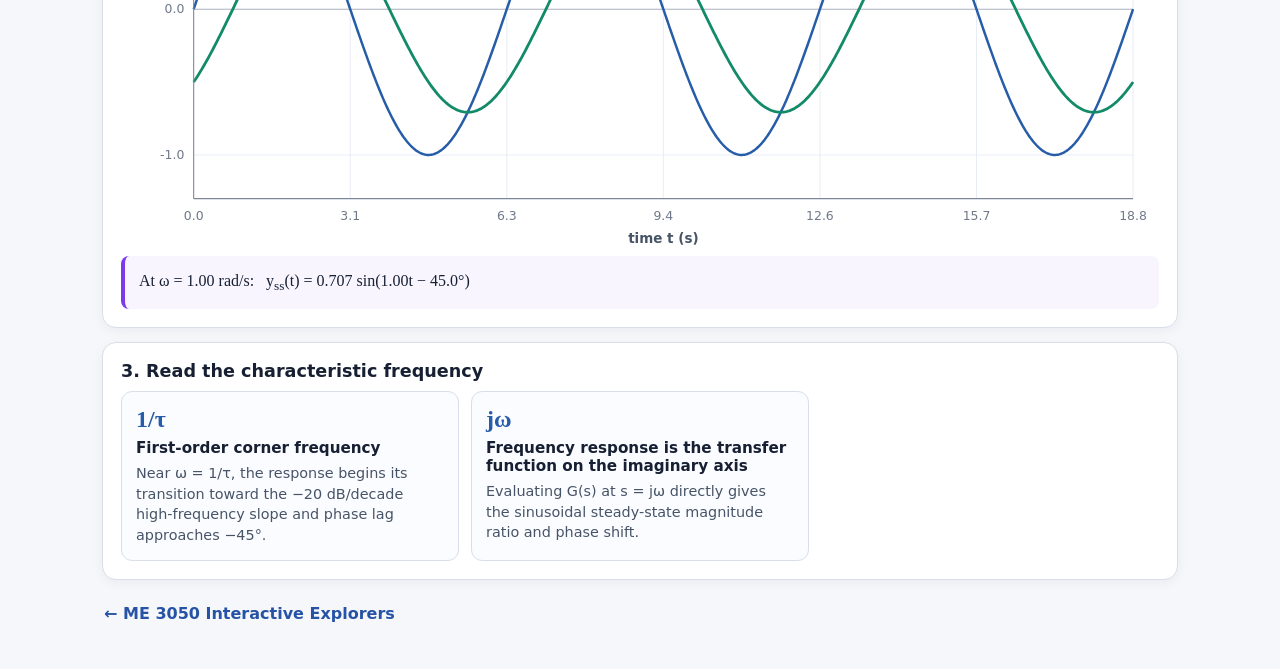
<file: frequency-response/index.html>
<!DOCTYPE html>
<html lang="en">
<head>
<meta charset="utf-8">
<meta name="viewport" content="width=device-width, initial-scale=1">
<title>ME 3050 — Frequency Response Explorer</title>
<link rel="stylesheet" href="styles.css">
</head>
<body>
<main>
  <section class="hero">
    <div class="eyebrow">ME 3050 — Dynamic Modeling and Controls</div>
    <h1>Frequency Response Explorer</h1>
    <p>Connect a transfer function to sinusoidal steady-state response, Bode magnitude, and phase.</p>
    <div class="equation">u(t)=sin(ωt) &nbsp; → &nbsp; y<sub>ss</sub>(t)=|G(jω)| sin[ωt+∠G(jω)]</div>
  </section>

  <section class="card">
    <h2>System and excitation</h2>
    <div class="controls">
      <div class="control">
        <label for="systemType">System model</label>
        <select id="systemType">
          <option value="first">First order: K/(τs+1)</option>
          <option value="second">Second order: Kωₙ²/(s²+2ζωₙs+ωₙ²)</option>
        </select>
      </div>
      <div class="control">
        <label for="gain">Gain K <span class="value" id="gainVal"></span></label>
        <input id="gain" type="range" min="0.25" max="3" step="0.05" value="1">
      </div>
      <div class="control first-only">
        <label for="tau">Time constant τ <span class="value" id="tauVal"></span></label>
        <input id="tau" type="range" min="0.1" max="3" step="0.05" value="1">
      </div>
      <div class="control second-only">
        <label for="wn">Natural frequency ωₙ <span class="value" id="wnVal"></span></label>
        <input id="wn" type="range" min="0.5" max="8" step="0.1" value="2">
      </div>
      <div class="control second-only">
        <label for="zeta">Damping ratio ζ <span class="value" id="zetaVal"></span></label>
        <input id="zeta" type="range" min="0.05" max="2" step="0.05" value="0.5">
      </div>
      <div class="control">
        <label for="logw">Excitation frequency ω <span class="value" id="omegaVal"></span></label>
        <input id="logw" type="range" min="-1.5" max="1.7" step="0.01" value="0">
      </div>
    </div>
    <div class="stats">
      <div class="stat"><div class="k">Magnitude |G(jω)|</div><div class="v" id="magStat"></div></div>
      <div class="stat"><div class="k">Magnitude</div><div class="v" id="dbStat"></div></div>
      <div class="stat"><div class="k">Phase</div><div class="v" id="phaseStat"></div></div>
      <div class="stat"><div class="k">Input period</div><div class="v" id="periodStat"></div></div>
    </div>
  </section>

  <section class="card">
    <h2>1. Bode magnitude and phase</h2>
    <p class="lead">Move the excitation-frequency slider. The vertical marker follows the operating point on both Bode plots.</p>
    <div class="legend">
      <span class="mag">Magnitude</span><span class="phase">Phase</span><span class="marker">Selected ω</span>
    </div>
    <div class="plot-wrap"><svg id="bodePlot" viewBox="0 0 1000 650" role="img" aria-label="Bode magnitude and phase plots"></svg></div>
  </section>

  <section class="card">
    <h2>2. What does one Bode point mean in time?</h2>
    <p class="lead">At the selected frequency, the output has the <strong>same frequency</strong> as the input but a different amplitude and phase.</p>
    <div class="plot-wrap"><svg id="sinePlot" viewBox="0 0 1000 440" role="img" aria-label="Input and steady-state output sine waves"></svg></div>
    <div class="formula-box" id="pointFormula"></div>
  </section>

  <section class="card">
    <h2>3. Read the characteristic frequency</h2>
    <div class="concept-grid">
      <div class="concept first-concept">
        <div class="symbol">1/τ</div>
        <h3>First-order corner frequency</h3>
        <p>Near ω = 1/τ, the response begins its transition toward the −20 dB/decade high-frequency slope and phase lag approaches −45°.</p>
      </div>
      <div class="concept second-concept">
        <div class="symbol">ωₙ</div>
        <h3>Second-order natural frequency</h3>
        <p>Near ωₙ, damping determines whether the magnitude has a resonant peak and how rapidly phase changes toward −180°.</p>
      </div>
      <div class="concept">
        <div class="symbol">jω</div>
        <h3>Frequency response is the transfer function on the imaginary axis</h3>
        <p>Evaluating G(s) at s = jω directly gives the sinusoidal steady-state magnitude ratio and phase shift.</p>
      </div>
    </div>
  </section>
  <footer><a href="../">← ME 3050 Interactive Explorers</a></footer>
</main>
<script src="app.js"></script>
</body>
</html>
</file>
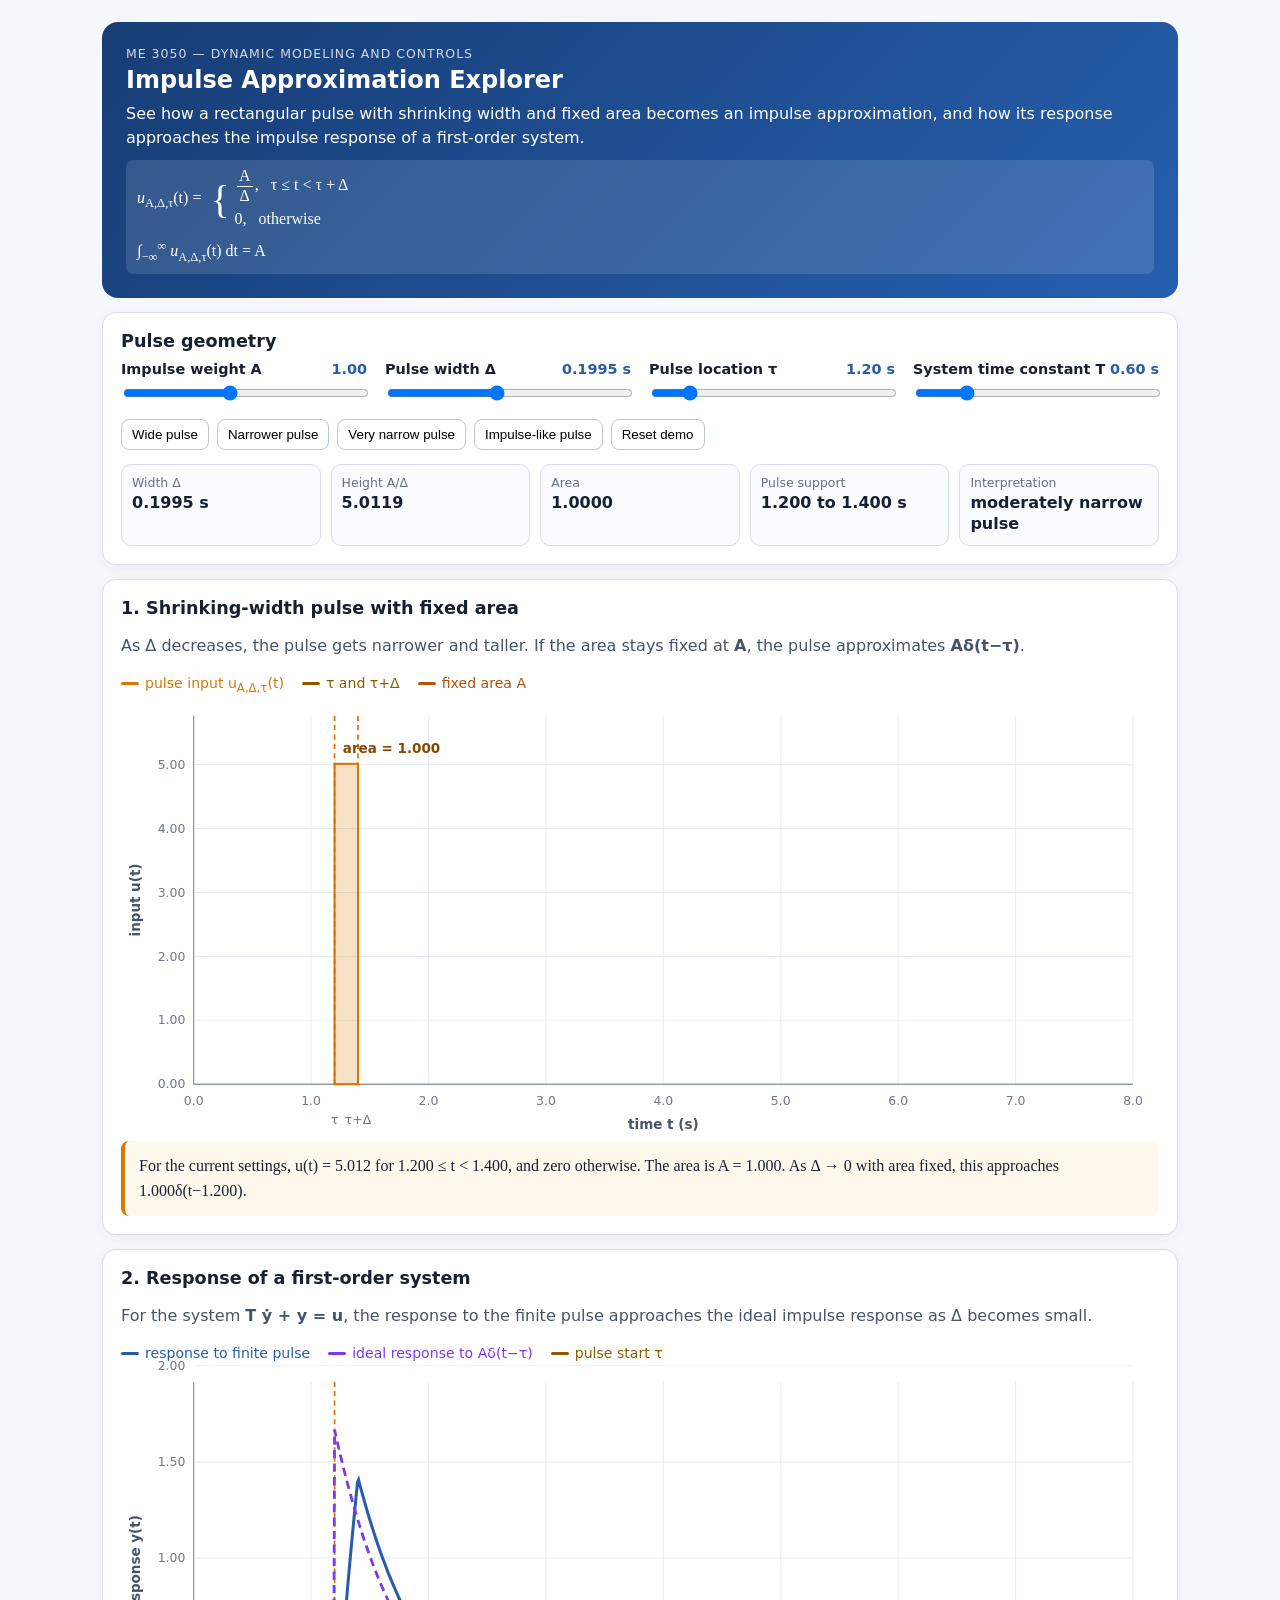
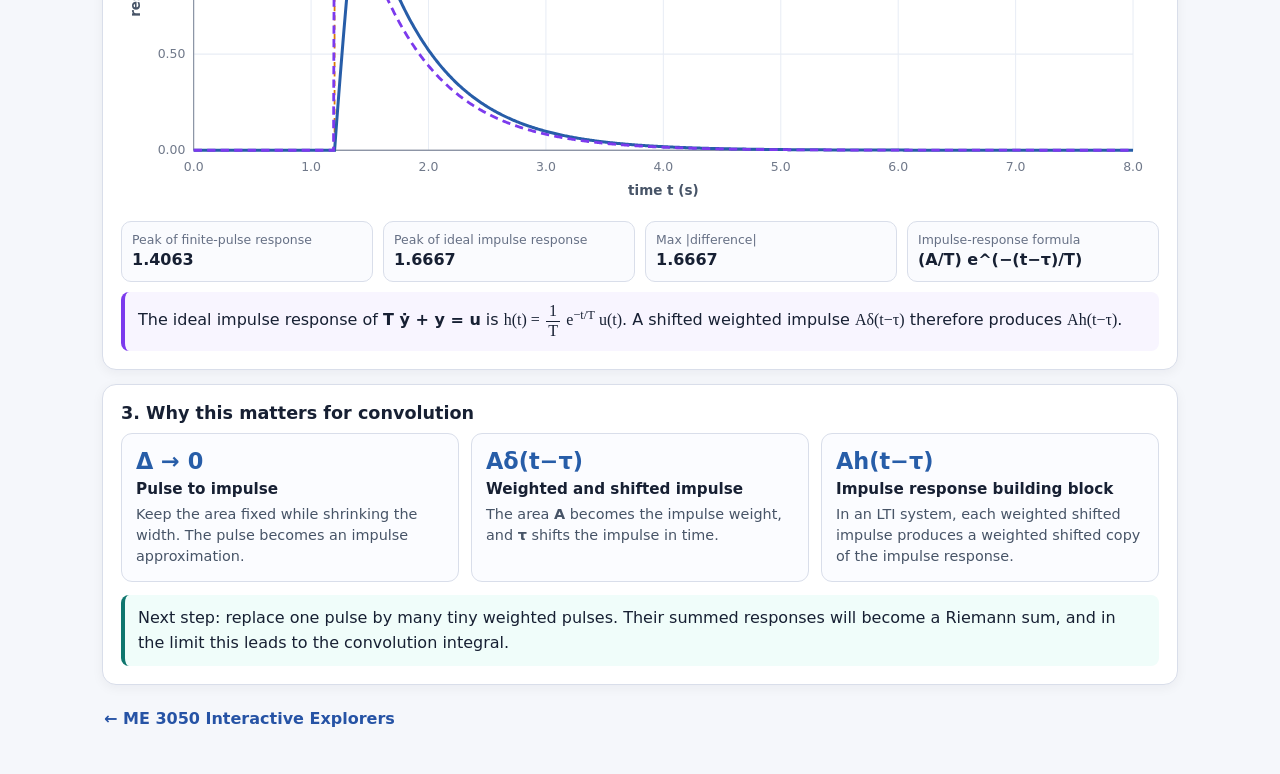
<file: impulse-approximation/index.html>
<!DOCTYPE html>
<html lang="en">
<head>
<meta charset="utf-8">
<meta name="viewport" content="width=device-width, initial-scale=1">
<title>ME 3050 — Impulse Approximation Explorer</title>
<style>
:root{--bg:#f5f7fb;--card:#fff;--ink:#172033;--muted:#667085;--line:#d9deea;--grid:#e8edf5;--blue:#275da8;--purple:#7c3aed;--orange:#d97706;--green:#138a68;--teal:#0f766e}
*{box-sizing:border-box}body{margin:0;background:var(--bg);color:var(--ink);font-family:system-ui,-apple-system,BlinkMacSystemFont,"Segoe UI",sans-serif}main{max-width:1120px;margin:auto;padding:22px}.hero{background:linear-gradient(135deg,#173d75,#265fae);color:white;border-radius:16px;padding:24px}.eyebrow{font-size:.78rem;text-transform:uppercase;letter-spacing:.08em;opacity:.8}.hero h1{margin:5px 0 8px}.hero p{margin:0 0 10px;line-height:1.5}.equation{display:inline-block;background:rgba(255,255,255,.12);padding:8px 11px;border-radius:8px;font-family:"Cambria Math","Times New Roman",serif;line-height:1.5}.card{background:var(--card);border:1px solid var(--line);border-radius:14px;padding:18px;margin:14px 0;box-shadow:0 3px 12px rgba(16,24,40,.05)}h2{font-size:1.1rem;margin:0 0 10px}.lead{color:#475467;line-height:1.55}.controls{display:grid;grid-template-columns:repeat(4,1fr);gap:14px 18px}.control label{display:flex;justify-content:space-between;font-size:.9rem;font-weight:650;margin-bottom:6px}.control input{width:100%}.value{color:var(--blue);font-variant-numeric:tabular-nums}.preset-row{display:flex;flex-wrap:wrap;gap:8px;margin-top:14px}.preset-row button{background:white;border:1px solid #bdc6d6;border-radius:8px;padding:7px 10px;cursor:pointer}.preset-row button:hover{background:#f2f5fa}.stats{display:grid;gap:10px;margin-top:14px}.stats.five{grid-template-columns:repeat(5,1fr)}.stats.four{grid-template-columns:repeat(4,1fr)}.stat{background:#fafbfe;border:1px solid var(--line);border-radius:10px;padding:10px}.stat .k{font-size:.78rem;color:var(--muted)}.stat .v{font-weight:750;margin-top:3px;line-height:1.3}.plot-wrap{overflow:hidden}svg{display:block;width:100%;height:auto;aspect-ratio:1000/430;min-height:260px}.grid{stroke:var(--grid);stroke-width:1}.axis{stroke:#7d8698;stroke-width:1}.tick{fill:#70798a;font-size:12px}.axislabel{fill:#475467;font-size:13px;font-weight:650}.pulse-shape{fill:rgba(217,119,6,.22);stroke:var(--orange);stroke-width:2}.response-finite{fill:none;stroke:var(--blue);stroke-width:2.9}.response-ideal{fill:none;stroke:var(--purple);stroke-width:2.7;stroke-dasharray:8 5}.marker-line{stroke:var(--orange);stroke-width:1.7;stroke-dasharray:5 4}.zero{stroke:#aab1bf;stroke-width:1}.area-text{fill:#8a4600;font-size:13px;font-weight:700}.legend{display:flex;gap:18px;flex-wrap:wrap;color:#475467;font-size:.88rem}.legend span:before{content:"";display:inline-block;width:18px;height:3px;margin-right:6px;vertical-align:middle;background:currentColor;border-radius:2px}.legend .pulse{color:var(--orange)}.legend .marker{color:#8a5b00}.legend .area{color:#b45309}.legend .finite{color:var(--blue)}.legend .ideal{color:var(--purple)}.formula-box{background:#fff8ed;border-left:4px solid var(--orange);border-radius:8px;padding:12px 14px;font-family:"Cambria Math","Times New Roman",serif;line-height:1.6}.note{margin-top:10px;border-left:4px solid var(--purple);background:#f8f5ff;padding:11px 13px;border-radius:8px;line-height:1.55}.math{font-family:"Cambria Math","Times New Roman",serif}.concept-grid{display:grid;grid-template-columns:repeat(3,1fr);gap:12px}.concept{border:1px solid var(--line);border-radius:11px;padding:14px;background:#fbfcff}.symbol{font-size:1.4rem;font-weight:800;color:var(--blue)}.concept h3{font-size:.95rem;margin:6px 0}.concept p{margin:0;color:#475467;line-height:1.45;font-size:.9rem}.takeaway{margin-top:13px;border-left:4px solid var(--teal);background:#f0fdfa;padding:11px 13px;border-radius:8px;line-height:1.55}footer{padding:10px 2px 24px}footer a{color:#2653a5;text-decoration:none;font-weight:650}
@media(max-width:900px){.controls{grid-template-columns:1fr 1fr}.stats.five{grid-template-columns:1fr 1fr}.stats.four{grid-template-columns:1fr 1fr}.concept-grid{grid-template-columns:1fr}}@media(max-width:520px){main{padding:12px}.controls,.stats.five,.stats.four{grid-template-columns:1fr}}
.equation-stack{display:flex;flex-direction:column;gap:6px}.piecewise{display:inline-flex;align-items:center;vertical-align:middle}.brace{font-size:2.5em;line-height:.7;margin:0 5px}.cases{display:inline-flex;flex-direction:column;gap:2px}.frac{display:inline-grid;grid-template-rows:auto auto;text-align:center;vertical-align:middle;line-height:1.05;margin:0 .12em}.frac>span:first-child{border-bottom:1px solid currentColor;padding:0 .15em .08em}.frac>span:last-child{padding:.08em .15em 0}.equation sub,.equation sup,.math sub,.math sup{font-size:.78em}
</style>
</head>
<body>
<main>
  <section class="hero">
    <div class="eyebrow">ME 3050 — Dynamic Modeling and Controls</div>
    <h1>Impulse Approximation Explorer</h1>
    <p>See how a rectangular pulse with shrinking width and fixed area becomes an impulse approximation, and how its response approaches the impulse response of a first-order system.</p>
    <div class="equation equation-stack">
      <div><i>u</i><sub>A,Δ,τ</sub>(t) = <span class="piecewise"><span class="brace">{</span><span class="cases"><span><span class="frac"><span>A</span><span>Δ</span></span>, &nbsp; τ ≤ t &lt; τ + Δ</span><span>0, &nbsp; otherwise</span></span></span></div>
      <div>∫<sub>−∞</sub><sup>∞</sup> <i>u</i><sub>A,Δ,τ</sub>(t) dt = A</div>
    </div>
  </section>
  <section class="card">
    <h2>Pulse geometry</h2>
    <div class="controls">
      <div class="control"><label for="weight">Impulse weight A <span class="value" id="weightVal"></span></label><input id="weight" type="range" min="0.25" max="2" step="0.05" value="1"></div>
      <div class="control"><label for="logWidth">Pulse width Δ <span class="value" id="widthVal"></span></label><input id="logWidth" type="range" min="-1.5" max="0.3" step="0.01" value="-0.7"></div>
      <div class="control"><label for="shift">Pulse location τ <span class="value" id="shiftVal"></span></label><input id="shift" type="range" min="0.3" max="7" step="0.05" value="1.2"></div>
      <div class="control"><label for="sysTau">System time constant T <span class="value" id="sysTauVal"></span></label><input id="sysTau" type="range" min="0.15" max="2.5" step="0.05" value="0.6"></div>
    </div>
    <div class="preset-row"><button data-width="0.8">Wide pulse</button><button data-width="0.25">Narrower pulse</button><button data-width="0.08">Very narrow pulse</button><button data-width="0.03">Impulse-like pulse</button><button data-weight="1" data-shift="1.2" data-width="0.2">Reset demo</button></div>
    <div class="stats five"><div class="stat"><div class="k">Width Δ</div><div class="v" id="deltaStat"></div></div><div class="stat"><div class="k">Height A/Δ</div><div class="v" id="heightStat"></div></div><div class="stat"><div class="k">Area</div><div class="v" id="areaStat"></div></div><div class="stat"><div class="k">Pulse support</div><div class="v" id="supportStat"></div></div><div class="stat"><div class="k">Interpretation</div><div class="v" id="limitStat"></div></div></div>
  </section>
  <section class="card">
    <h2>1. Shrinking-width pulse with fixed area</h2>
    <p class="lead">As Δ decreases, the pulse gets narrower and taller. If the area stays fixed at <strong>A</strong>, the pulse approximates <strong>Aδ(t−τ)</strong>.</p>
    <div class="legend"><span class="pulse">pulse input u<sub>A,Δ,τ</sub>(t)</span><span class="marker">τ and τ+Δ</span><span class="area">fixed area A</span></div>
    <div class="plot-wrap"><svg id="pulsePlot" viewBox="0 0 1000 430" width="1000" height="430" role="img" aria-label="Rectangular pulse with fixed area"><text x="500" y="215" text-anchor="middle" fill="#667085">Loading pulse visualization…</text></svg></div>
    <div class="formula-box" id="pulseFormula"></div>
  </section>
  <section class="card">
    <h2>2. Response of a first-order system</h2>
    <p class="lead">For the system <strong>T ẏ + y = u</strong>, the response to the finite pulse approaches the ideal impulse response as Δ becomes small.</p>
    <div class="legend"><span class="finite">response to finite pulse</span><span class="ideal">ideal response to Aδ(t−τ)</span><span class="marker">pulse start τ</span></div>
    <div class="plot-wrap"><svg id="responsePlot" viewBox="0 0 1000 430" width="1000" height="430" role="img" aria-label="Finite pulse response and ideal impulse response comparison"><text x="500" y="215" text-anchor="middle" fill="#667085">Loading response visualization…</text></svg></div>
    <div class="stats four"><div class="stat"><div class="k">Peak of finite-pulse response</div><div class="v" id="peakFiniteStat"></div></div><div class="stat"><div class="k">Peak of ideal impulse response</div><div class="v" id="peakIdealStat"></div></div><div class="stat"><div class="k">Max |difference|</div><div class="v" id="errStat"></div></div><div class="stat"><div class="k">Impulse-response formula</div><div class="v" id="hStat"></div></div></div>
    <div class="note">The ideal impulse response of <strong>T ẏ + y = u</strong> is <span class="math">h(t) = <span class="frac"><span>1</span><span>T</span></span> e<sup>−t/T</sup> u(t)</span>. A shifted weighted impulse <span class="math">Aδ(t−τ)</span> therefore produces <span class="math">Ah(t−τ)</span>.</div>
  </section>
  <section class="card">
    <h2>3. Why this matters for convolution</h2>
    <div class="concept-grid"><div class="concept"><div class="symbol">Δ → 0</div><h3>Pulse to impulse</h3><p>Keep the area fixed while shrinking the width. The pulse becomes an impulse approximation.</p></div><div class="concept"><div class="symbol">Aδ(t−τ)</div><h3>Weighted and shifted impulse</h3><p>The area <strong>A</strong> becomes the impulse weight, and <strong>τ</strong> shifts the impulse in time.</p></div><div class="concept"><div class="symbol">Ah(t−τ)</div><h3>Impulse response building block</h3><p>In an LTI system, each weighted shifted impulse produces a weighted shifted copy of the impulse response.</p></div></div>
    <div class="takeaway">Next step: replace one pulse by many tiny weighted pulses. Their summed responses will become a Riemann sum, and in the limit this leads to the convolution integral.</div>
  </section>
  <footer><a href="../">← ME 3050 Interactive Explorers</a></footer>
</main>
<script>
(() => {
"use strict";
const $=id=>document.getElementById(id),NS="http://www.w3.org/2000/svg";
const weight=$("weight"),logWidth=$("logWidth"),shift=$("shift"),sysTau=$("sysTau"),pulsePlot=$("pulsePlot"),responsePlot=$("responsePlot");
function E(t,a={},s=null){const e=document.createElementNS(NS,t);for(const[k,v]of Object.entries(a))e.setAttribute(k,v);if(s!==null)e.textContent=s;return e}
function clear(s){while(s.firstChild)s.removeChild(s.firstChild)}
function fmt(v,d=2){return Number(Math.abs(v)<1e-12?0:v).toFixed(d)}
function params(){const A=+weight.value,Delta=Math.pow(10,+logWidth.value),tau=+shift.value,T=+sysTau.value;const h=A/Delta;return{A,Delta,tau,T,h,tEnd:8}};
function finiteResponse(t,p){if(t<p.tau)return 0;if(t<p.tau+p.Delta)return p.h*(1-Math.exp(-(t-p.tau)/p.T));const y1=p.h*(1-Math.exp(-p.Delta/p.T));return y1*Math.exp(-(t-(p.tau+p.Delta))/p.T)}
function idealResponse(t,p){return t<p.tau?0:(p.A/p.T)*Math.exp(-(t-p.tau)/p.T)}
function nice(min,max,n=6){const raw=Math.max(1e-9,(max-min)/n),pow=10**Math.floor(Math.log10(raw)),r=raw/pow,st=(r<1.5?1:r<3?2:r<7?5:10)*pow,start=Math.ceil(min/st)*st,a=[];for(let v=start;v<=max+.2*st;v+=st)a.push(v);return a}
function axes(svg,box,xmin,xmax,ymin,ymax,xlab,ylab){const {W,H,l,r,t,b}=box,pw=W-l-r,ph=H-t-b;const x=v=>l+(v-xmin)/(xmax-xmin)*pw,y=v=>t+(ymax-v)/(ymax-ymin)*ph;for(let i=0;i<=8;i++){const xv=xmin+(xmax-xmin)*i/8;svg.appendChild(E("line",{x1:x(xv),y1:t,x2:x(xv),y2:H-b,class:"grid"}));svg.appendChild(E("text",{x:x(xv),y:H-b+20,"text-anchor":"middle",class:"tick"},fmt(xv,1)))}nice(ymin,ymax,6).forEach(v=>{svg.appendChild(E("line",{x1:l,y1:y(v),x2:W-r,y2:y(v),class:Math.abs(v)<1e-9?"zero":"grid"}));svg.appendChild(E("text",{x:l-8,y:y(v)+4,"text-anchor":"end",class:"tick"},fmt(v,2)))});svg.appendChild(E("line",{x1:l,y1:H-b,x2:W-r,y2:H-b,class:"axis"}));svg.appendChild(E("line",{x1:l,y1:t,x2:l,y2:H-b,class:"axis"}));svg.appendChild(E("text",{x:l+pw/2,y:H-12,"text-anchor":"middle",class:"axislabel"},xlab));svg.appendChild(E("text",{x:18,y:t+ph/2,"text-anchor":"middle",class:"axislabel",transform:`rotate(-90 18 ${t+ph/2})`},ylab));return{x,y,pw,ph}}
function pathFrom(points,x,y){return points.map((p,i)=>(i?"L":"M")+x(p.t).toFixed(2)+","+y(p.v).toFixed(2)).join(" ")}
function drawPulse(p){clear(pulsePlot);const W=1000,H=430,box={W,H,l:70,r:25,t:20,b:55};const ymax=Math.max(1.15*p.h,1.5),A=axes(pulsePlot,box,0,p.tEnd,0,ymax,"time t (s)","input u(t)");const x=A.x,y=A.y;const left=p.tau,right=Math.min(p.tEnd,p.tau+p.Delta);pulsePlot.appendChild(E("rect",{x:x(left),y:y(p.h),width:Math.max(1,x(right)-x(left)),height:y(0)-y(p.h),class:"pulse-shape"}));pulsePlot.appendChild(E("line",{x1:x(left),y1:box.t,x2:x(left),y2:H-box.b,class:"marker-line"}));pulsePlot.appendChild(E("line",{x1:x(right),y1:box.t,x2:x(right),y2:H-box.b,class:"marker-line"}));pulsePlot.appendChild(E("text",{x:x(left)+8,y:Math.max(box.t+16,y(p.h)-10),class:"area-text"},`area = ${fmt(p.A,3)}`));pulsePlot.appendChild(E("text",{x:x(left),y:H-box.b+38,"text-anchor":"middle",class:"tick"},"τ"));pulsePlot.appendChild(E("text",{x:x(right),y:H-box.b+38,"text-anchor":"middle",class:"tick"},"τ+Δ"));}
function drawResponse(p){clear(responsePlot);const W=1000,H=430,box={W,H,l:70,r:25,t:20,b:55};const ptsF=[],ptsI=[];let ymax=0,err=0,peakF=0,peakI=0;for(let i=0;i<=900;i++){const t=p.tEnd*i/900,vf=finiteResponse(t,p),vi=idealResponse(t,p);ptsF.push({t,v:vf});ptsI.push({t,v:vi});ymax=Math.max(ymax,vf,vi);peakF=Math.max(peakF,vf);peakI=Math.max(peakI,vi);err=Math.max(err,Math.abs(vf-vi));}const A=axes(responsePlot,box,0,p.tEnd,0,Math.max(0.2,1.15*ymax),"time t (s)","response y(t)");responsePlot.appendChild(E("line",{x1:A.x(p.tau),y1:box.t,x2:A.x(p.tau),y2:H-box.b,class:"marker-line"}));responsePlot.appendChild(E("path",{d:pathFrom(ptsF,A.x,A.y),class:"response-finite"}));responsePlot.appendChild(E("path",{d:pathFrom(ptsI,A.x,A.y),class:"response-ideal"}));$("peakFiniteStat").textContent=fmt(peakF,4);$("peakIdealStat").textContent=fmt(peakI,4);$("errStat").textContent=fmt(err,4);$("hStat").textContent=`(A/T) e^(−(t−τ)/T)`;}
function render(){const p=params();$("weightVal").textContent=fmt(p.A,2);$("widthVal").textContent=fmt(p.Delta,4)+" s";$("shiftVal").textContent=fmt(p.tau,2)+" s";$("sysTauVal").textContent=fmt(p.T,2)+" s";$("deltaStat").textContent=fmt(p.Delta,4)+" s";$("heightStat").textContent=fmt(p.h,4);$("areaStat").textContent=fmt(p.A,4);$("supportStat").textContent=`${fmt(p.tau,3)} to ${fmt(p.tau+p.Delta,3)} s`;$("limitStat").textContent=p.Delta<0.06?"very close to an impulse approximation":p.Delta<0.18?"narrow pulse":p.Delta<0.5?"moderately narrow pulse":"wide pulse";$("pulseFormula").innerHTML=`For the current settings, <span class="math">u(t) = ${fmt(p.h,3)}</span> for <span class="math">${fmt(p.tau,3)} ≤ t &lt; ${fmt(p.tau+p.Delta,3)}</span>, and zero otherwise. The area is <span class="math">A = ${fmt(p.A,3)}</span>. As <span class="math">Δ → 0</span> with area fixed, this approaches <span class="math">${fmt(p.A,3)}δ(t−${fmt(p.tau,3)})</span>.`;drawPulse(p);drawResponse(p)}
[weight,logWidth,shift,sysTau].forEach(el=>el.addEventListener("input",render));document.querySelectorAll("[data-width],[data-weight],[data-shift]").forEach(b=>b.addEventListener("click",()=>{if(b.dataset.width)logWidth.value=Math.log10(+b.dataset.width);if(b.dataset.weight)weight.value=b.dataset.weight;if(b.dataset.shift)shift.value=b.dataset.shift;render()}));render();
})();
</script>
</body>
</html>
</file>
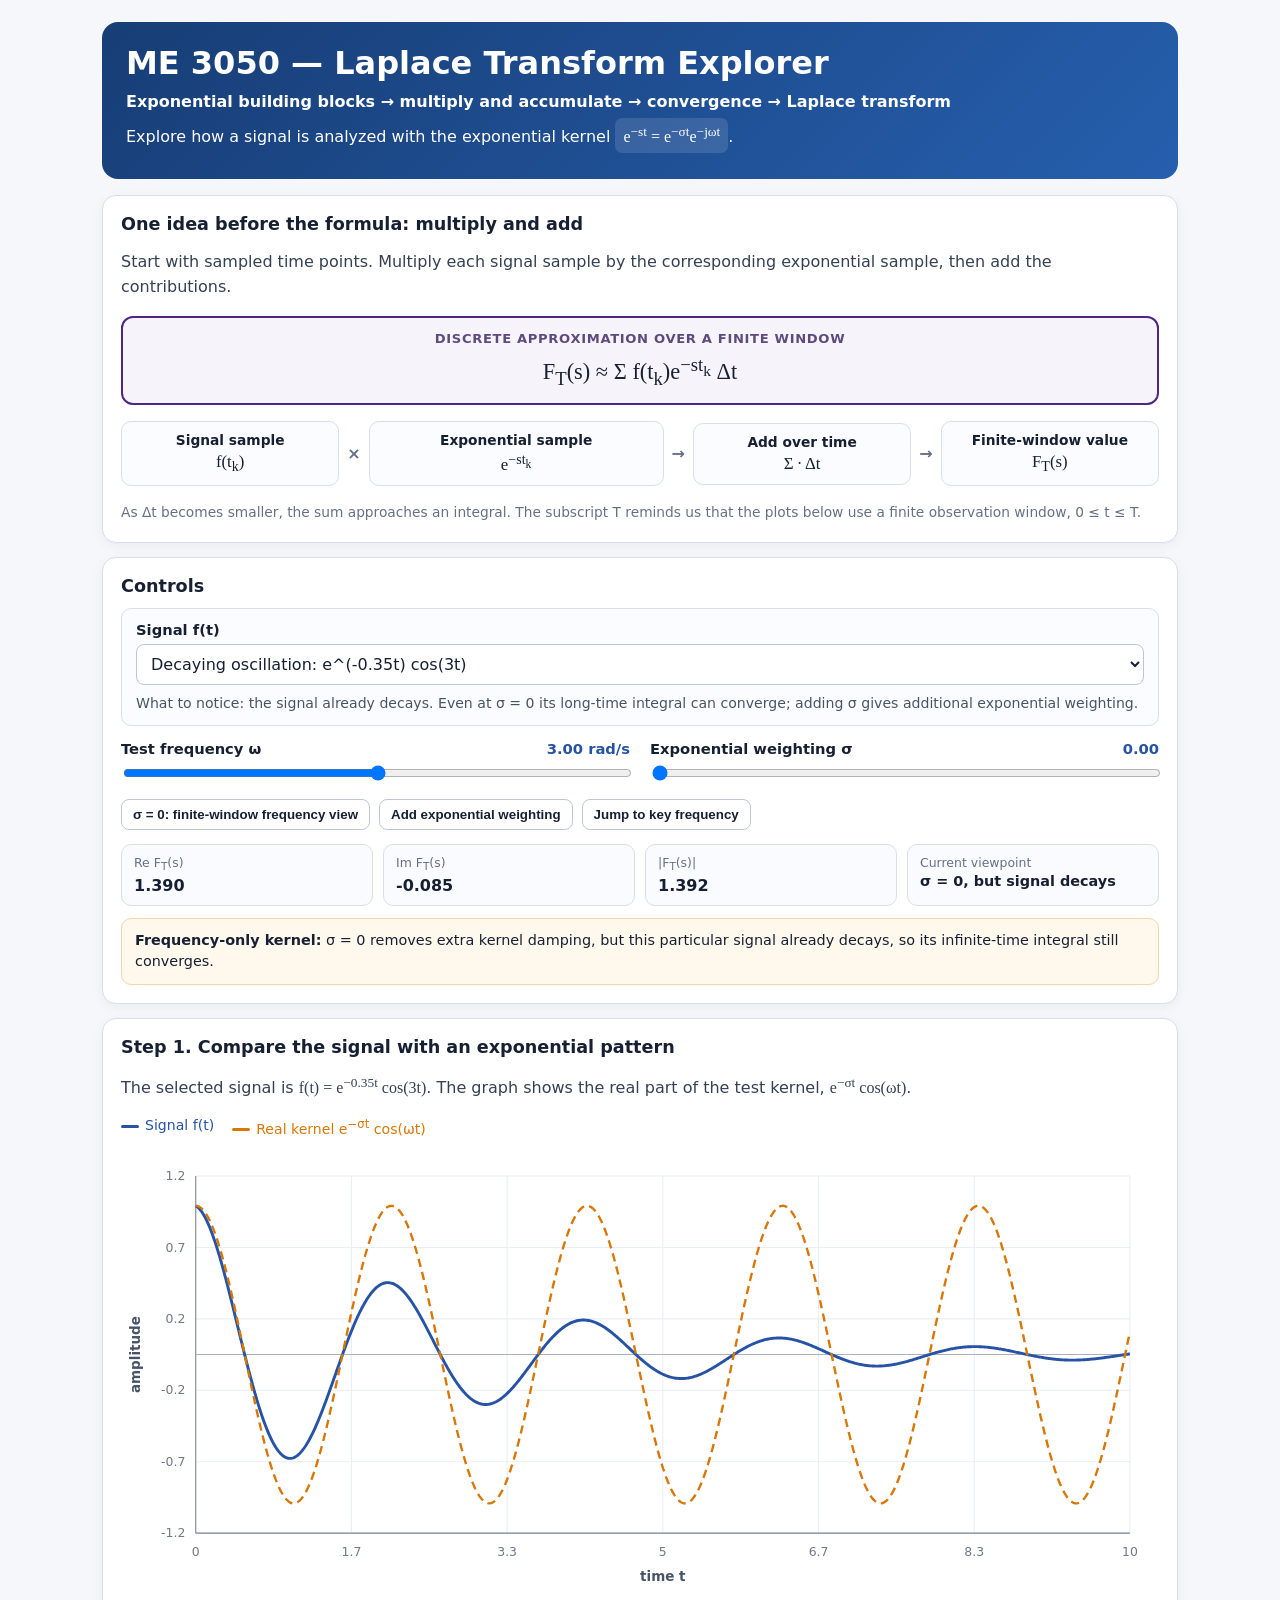
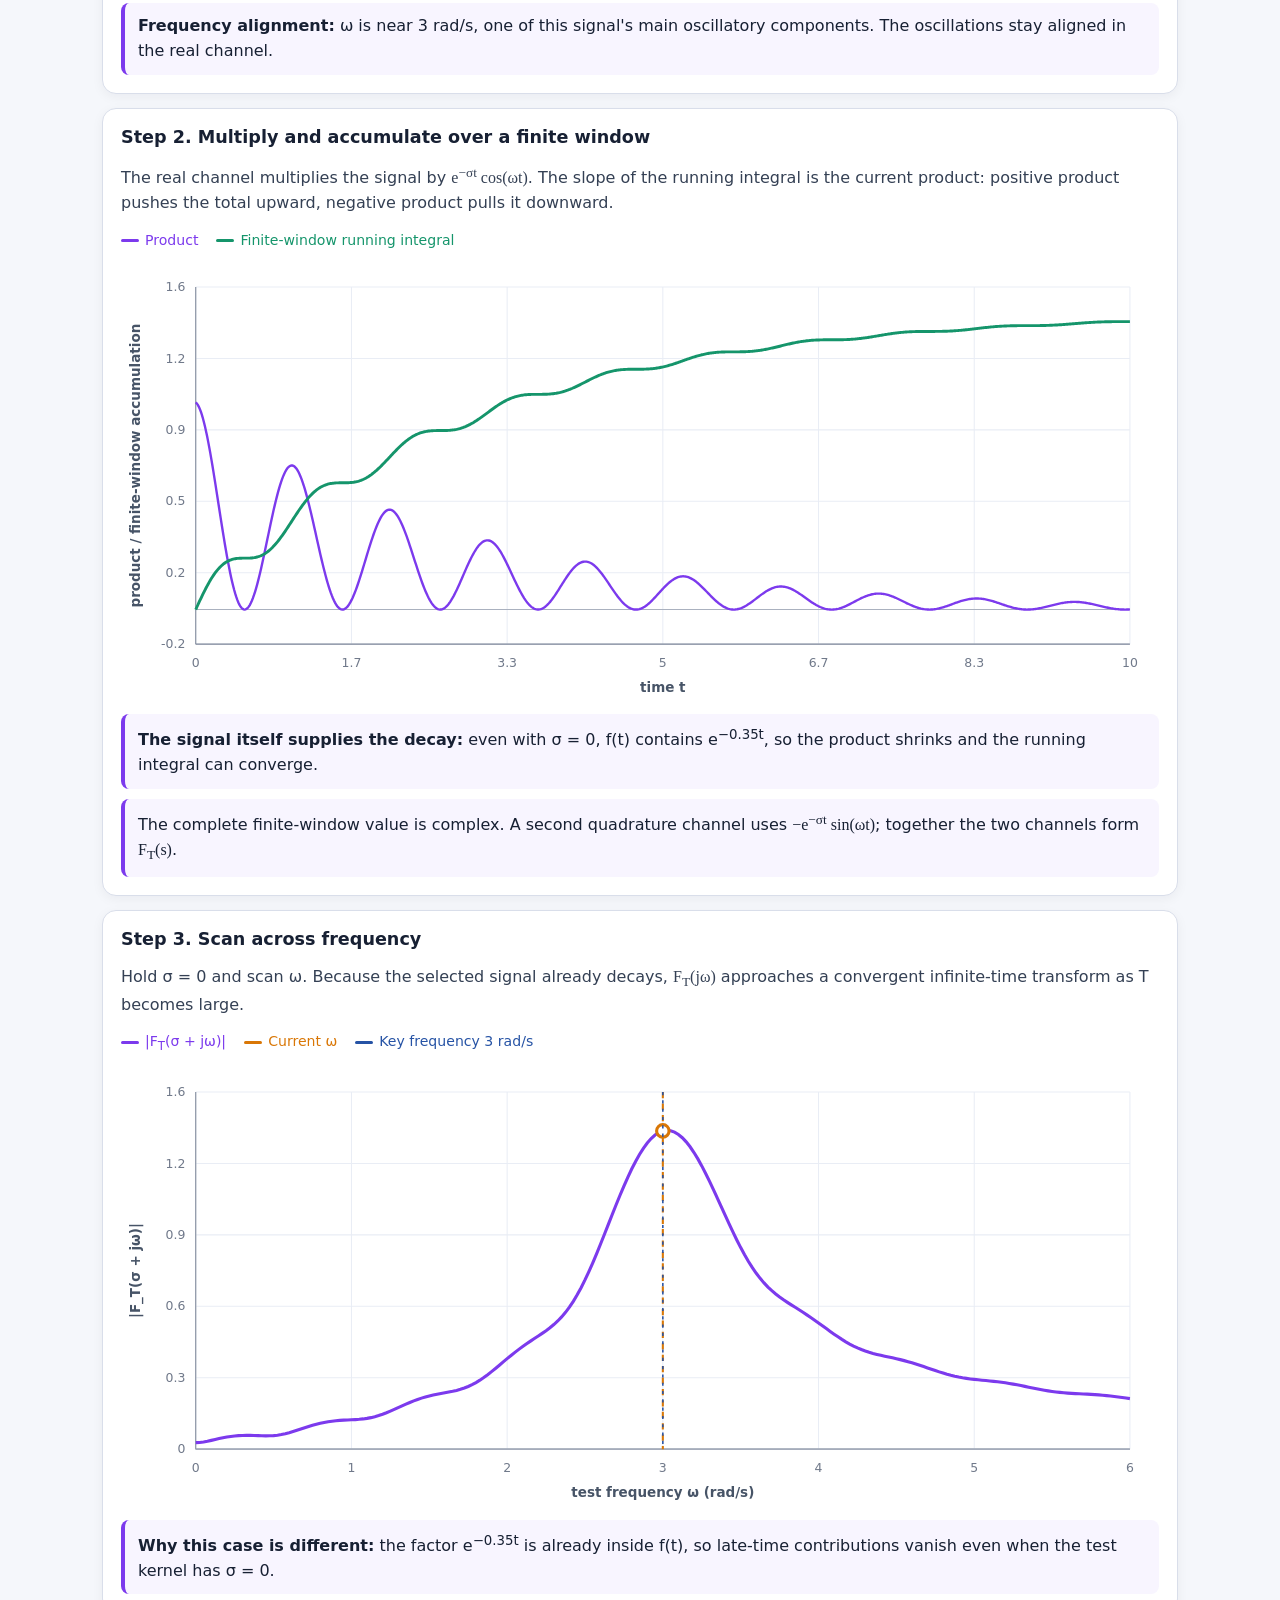
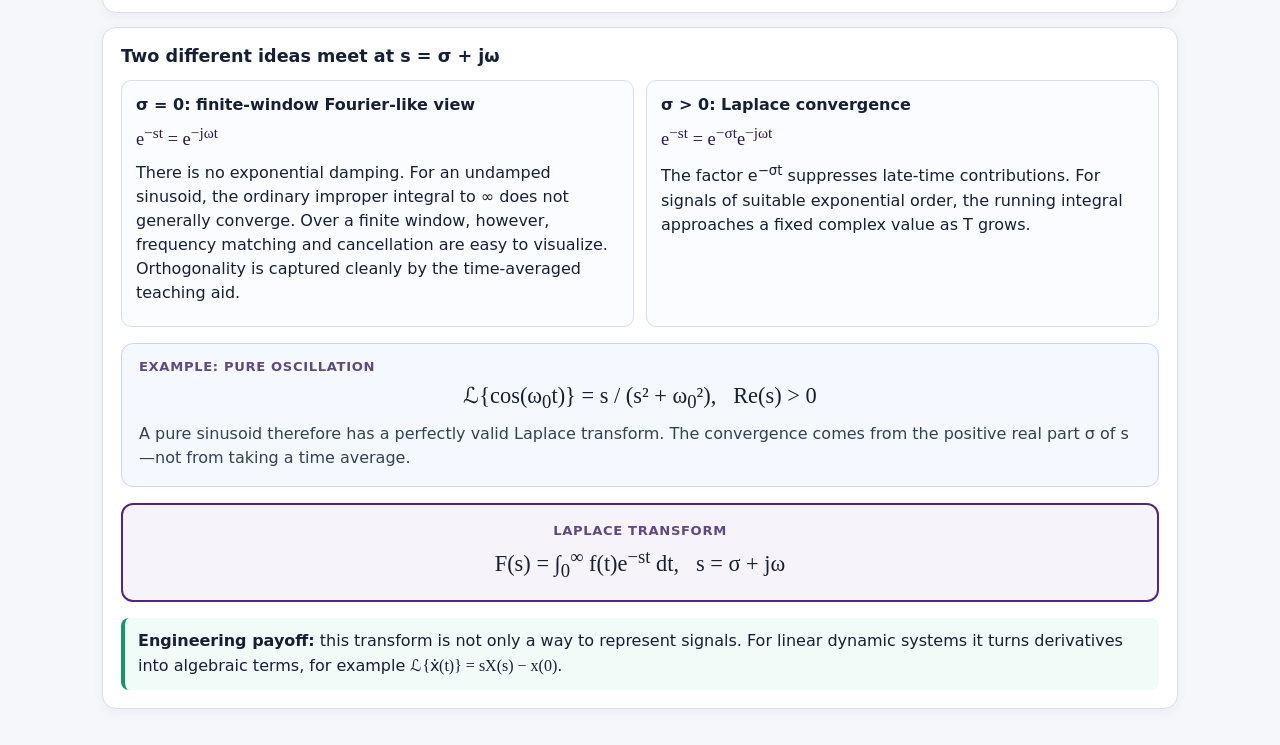
<file: laplace-transform/index.html>
<!DOCTYPE html>
<html lang="en">
<head>
<meta charset="utf-8" />
<meta name="viewport" content="width=device-width, initial-scale=1" />
<title>ME 3050 Laplace Transform Explorer — Exponential Building Blocks</title>
<link rel="stylesheet" href="styles.css">
</head>
<body>
<main>
  <section class="hero">
    <h1>ME 3050 — Laplace Transform Explorer</h1>
    <p><strong>Exponential building blocks → multiply and accumulate → convergence → Laplace transform</strong></p>
    <p>
      Explore how a signal is analyzed with the exponential kernel
      <span class="eq">e<sup>−st</sup> = e<sup>−σt</sup>e<sup>−jωt</sup></span>.
    </p>
  </section>

  <section class="card intro-card">
    <h2>One idea before the formula: multiply and add</h2>
    <p>
      Start with sampled time points. Multiply each signal sample by the corresponding exponential sample,
      then add the contributions.
    </p>
    <div class="definition compact-definition">
      <div class="definition-label">Discrete approximation over a finite window</div>
      <div class="definition-formula">F<sub>T</sub>(s) ≈ Σ f(t<sub>k</sub>)e<sup>−st<sub>k</sub></sup> Δt</div>
    </div>
    <div class="concept-strip">
      <div><strong>Signal sample</strong><span>f(t<sub>k</sub>)</span></div>
      <div class="arrow">×</div>
      <div><strong>Exponential sample</strong><span>e<sup>−st<sub>k</sub></sup></span></div>
      <div class="arrow">→</div>
      <div><strong>Add over time</strong><span>Σ · Δt</span></div>
      <div class="arrow">→</div>
      <div><strong>Finite-window value</strong><span>F<sub>T</sub>(s)</span></div>
    </div>
    <p class="small-note">
      As Δt becomes smaller, the sum approaches an integral. The subscript T reminds us that the plots below use a finite observation window, 0 ≤ t ≤ T.
    </p>
  </section>

  <section class="card">
    <h2>Controls</h2>

    <div class="signal-picker">
      <label for="signalPreset">Signal f(t)</label>
      <select id="signalPreset">
        <option value="decaying">Decaying oscillation: e^(-0.35t) cos(3t)</option>
        <option value="pure">Pure oscillation: cos(3t)</option>
        <option value="two">Two frequencies: cos(2t) + 0.6 cos(5t)</option>
        <option value="step">Step / constant: 1 for t ≥ 0</option>
      </select>
      <div class="preset-hint" id="presetHint"></div>
    </div>

    <div class="controls">
      <div class="control">
        <label for="omega">Test frequency ω <span class="value" id="omegaVal"></span></label>
        <input id="omega" type="range" min="0" max="6" step="0.05" value="3">
      </div>
      <div class="control">
        <label for="sigma">Exponential weighting σ <span class="value" id="sigmaVal"></span></label>
        <input id="sigma" type="range" min="0" max="1.5" step="0.05" value="0">
      </div>
    </div>
    <div class="preset-row">
      <button id="fourierBtn" type="button">σ = 0: finite-window frequency view</button>
      <button id="laplaceBtn" type="button">Add exponential weighting</button>
      <button id="matchBtn" type="button">Jump to key frequency</button>
    </div>
    <div class="stats">
      <div class="stat"><div class="k">Re F<sub>T</sub>(s)</div><div class="v" id="reStat"></div></div>
      <div class="stat"><div class="k">Im F<sub>T</sub>(s)</div><div class="v" id="imStat"></div></div>
      <div class="stat"><div class="k">|F<sub>T</sub>(s)|</div><div class="v" id="magStat"></div></div>
      <div class="stat"><div class="k">Current viewpoint</div><div class="v text" id="viewStat"></div></div>
    </div>
    <div class="mode-note" id="modeNote" aria-live="polite"></div>
  </section>

  <section class="card">
    <h2>Step 1. Compare the signal with an exponential pattern</h2>
    <p class="section-lead">
      The selected signal is <span class="formula" id="signalFormula"></span>.
      The graph shows the real part of the test kernel,
      <span class="formula">e<sup>−σt</sup> cos(ωt)</span>.
    </p>
    <div class="legend" aria-hidden="true">
      <span class="signal">Signal f(t)</span>
      <span class="kernel">Real kernel e<sup>−σt</sup> cos(ωt)</span>
    </div>
    <div class="plot-wrap">
      <svg id="comparePlot" viewBox="0 0 1000 430" role="img" aria-label="Signal and real part of exponential test kernel"></svg>
    </div>
    <div class="note" id="compareNote"></div>
  </section>

  <section class="card">
    <h2>Step 2. Multiply and accumulate over a finite window</h2>
    <p class="section-lead">
      The real channel multiplies the signal by <span class="formula">e<sup>−σt</sup> cos(ωt)</span>.
      The slope of the running integral is the current product: positive product pushes the total upward, negative product pulls it downward.
    </p>
    <div class="legend" aria-hidden="true">
      <span class="product">Product</span>
      <span class="running">Finite-window running integral</span>
    </div>
    <div class="plot-wrap">
      <svg id="productPlot" viewBox="0 0 1000 430" role="img" aria-label="Product of signal and exponential pattern with finite-window running integral"></svg>
    </div>
    <div class="note" id="accumulationNote"></div>

    <div class="average-aid" id="averageAid">
      <h3>Teaching aid for σ = 0: time-averaged matching</h3>
      <p class="section-lead">
        This extra curve is <strong>not the Laplace transform</strong>. It divides the running real-channel accumulation by elapsed time,
        <span class="formula">A(t) = (1/t)∫<sub>0</sub><sup>t</sup> f(τ)cos(ωτ)dτ</span>,
        so repeated positive/negative cancellation becomes easier to see.
      </p>
      <div class="legend" aria-hidden="true">
        <span class="average">Time-averaged matching A(t)</span>
      </div>
      <div class="plot-wrap">
        <svg id="averagePlot" viewBox="0 0 1000 430" role="img" aria-label="Time averaged frequency matching teaching aid"></svg>
      </div>
      <div class="small-note" id="averageNote"></div>
    </div>

    <div class="note">
      The complete finite-window value is complex. A second quadrature channel uses
      <span class="formula">−e<sup>−σt</sup> sin(ωt)</span>; together the two channels form
      <span class="formula">F<sub>T</sub>(s)</span>.
    </div>
  </section>

  <section class="card">
    <h2>Step 3. Scan across frequency</h2>
    <p class="section-lead" id="sweepLead"></p>
    <div class="legend" aria-hidden="true">
      <span class="sweep">|F<sub>T</sub>(σ + jω)|</span>
      <span class="current">Current ω</span>
      <span class="target" id="targetLegend">Key signal frequency</span>
    </div>
    <div class="plot-wrap">
      <svg id="sweepPlot" viewBox="0 0 1000 430" role="img" aria-label="Magnitude of finite-window transform as frequency is scanned"></svg>
    </div>
    <div class="note" id="sweepNote"></div>
  </section>

  <section class="card bridge-card">
    <h2>Two different ideas meet at s = σ + jω</h2>
    <div class="bridge-grid">
      <div>
        <h3>σ = 0: finite-window Fourier-like view</h3>
        <p class="math">e<sup>−st</sup> = e<sup>−jωt</sup></p>
        <p>
          There is no exponential damping. For an undamped sinusoid, the ordinary improper integral to ∞ does not generally converge.
          Over a finite window, however, frequency matching and cancellation are easy to visualize. Orthogonality is captured cleanly by the time-averaged teaching aid.
        </p>
      </div>
      <div>
        <h3>σ &gt; 0: Laplace convergence</h3>
        <p class="math">e<sup>−st</sup> = e<sup>−σt</sup>e<sup>−jωt</sup></p>
        <p>
          The factor e<sup>−σt</sup> suppresses late-time contributions. For signals of suitable exponential order, the running integral approaches a fixed complex value as T grows.
        </p>
      </div>
    </div>

    <div class="example-pair">
      <div class="definition-label">Example: pure oscillation</div>
      <div class="definition-formula">ℒ{cos(ω<sub>0</sub>t)} = s / (s² + ω<sub>0</sub>²), &nbsp; Re(s) &gt; 0</div>
      <p>
        A pure sinusoid therefore has a perfectly valid Laplace transform. The convergence comes from the positive real part σ of s—not from taking a time average.
      </p>
    </div>

    <div class="definition">
      <div class="definition-label">Laplace transform</div>
      <div class="definition-formula">F(s) = ∫<sub>0</sub><sup>∞</sup> f(t)e<sup>−st</sup> dt, &nbsp; s = σ + jω</div>
    </div>
    <div class="note payoff">
      <strong>Engineering payoff:</strong> this transform is not only a way to represent signals.
      For linear dynamic systems it turns derivatives into algebraic terms, for example
      <span class="formula">ℒ{ẋ(t)} = sX(s) − x(0)</span>.
    </div>
  </section>
</main>
<script src="app.js" defer></script>
</body>
</html>
</file>
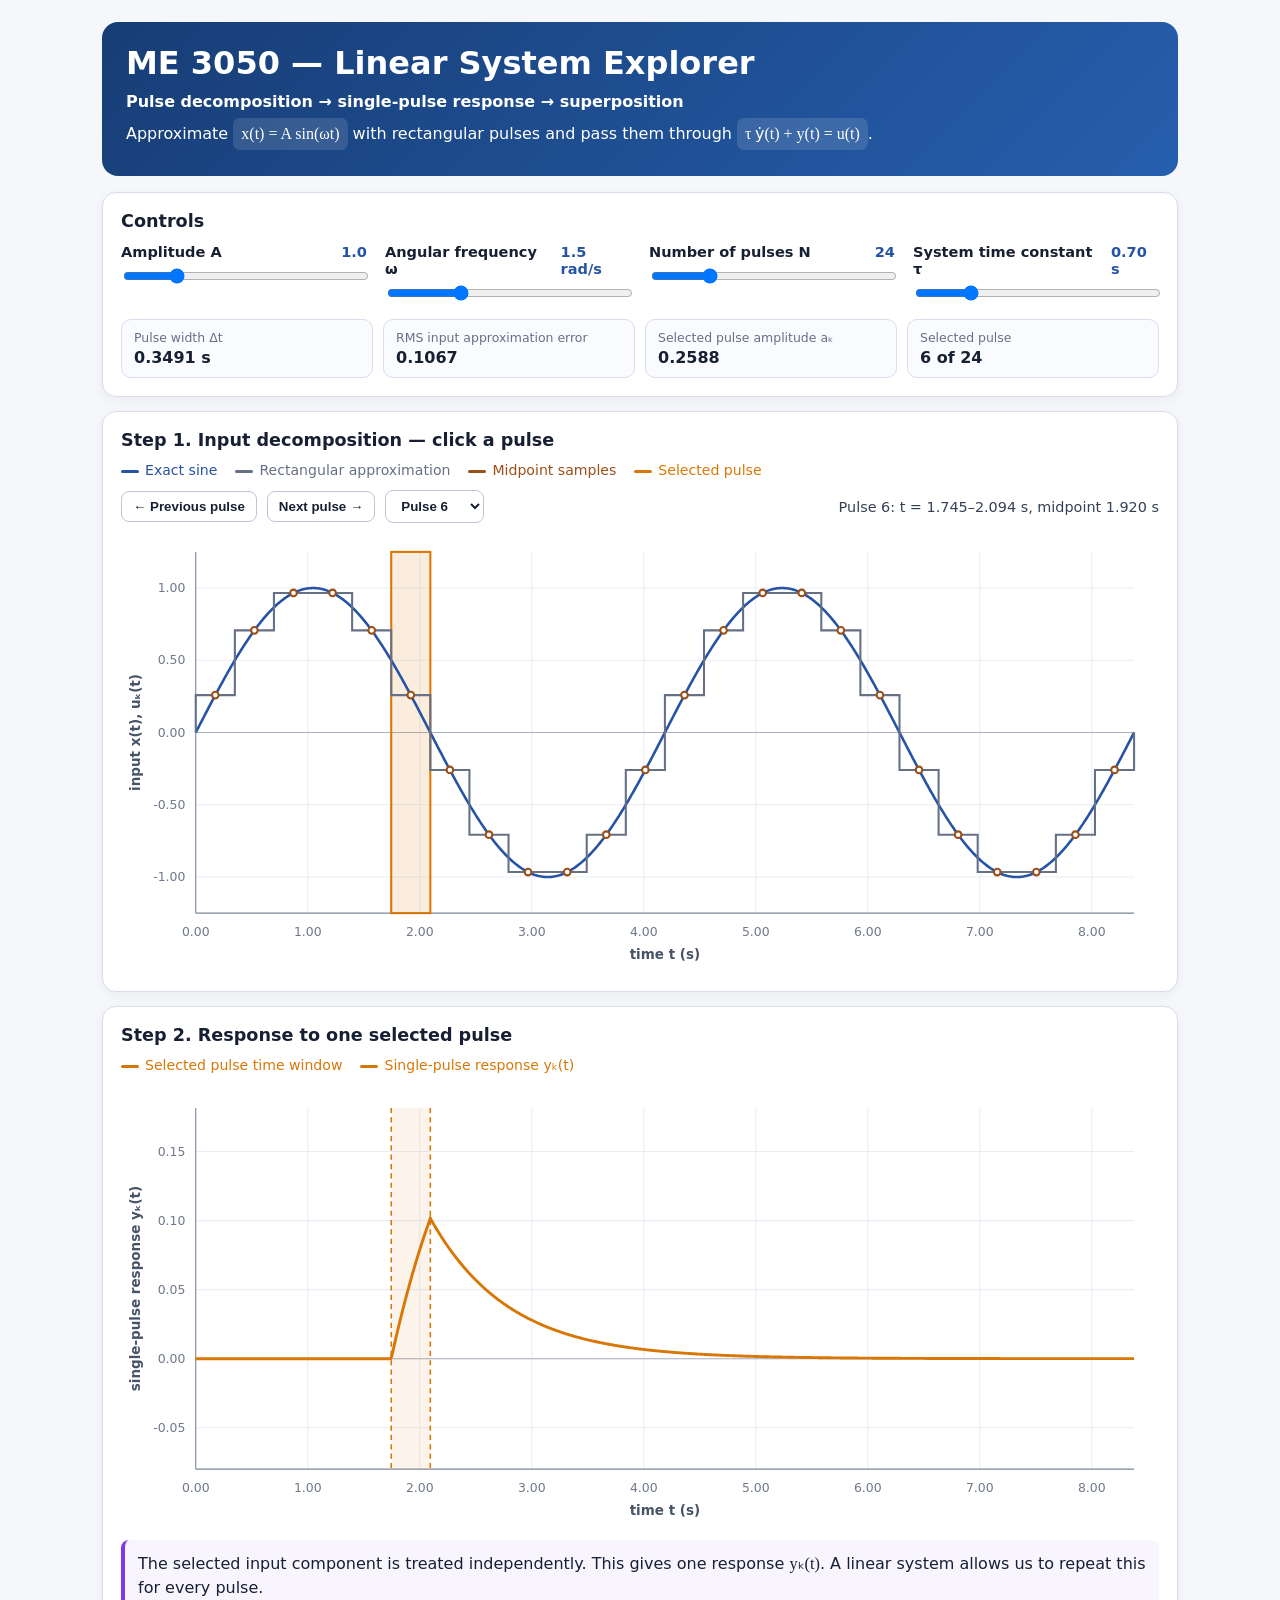
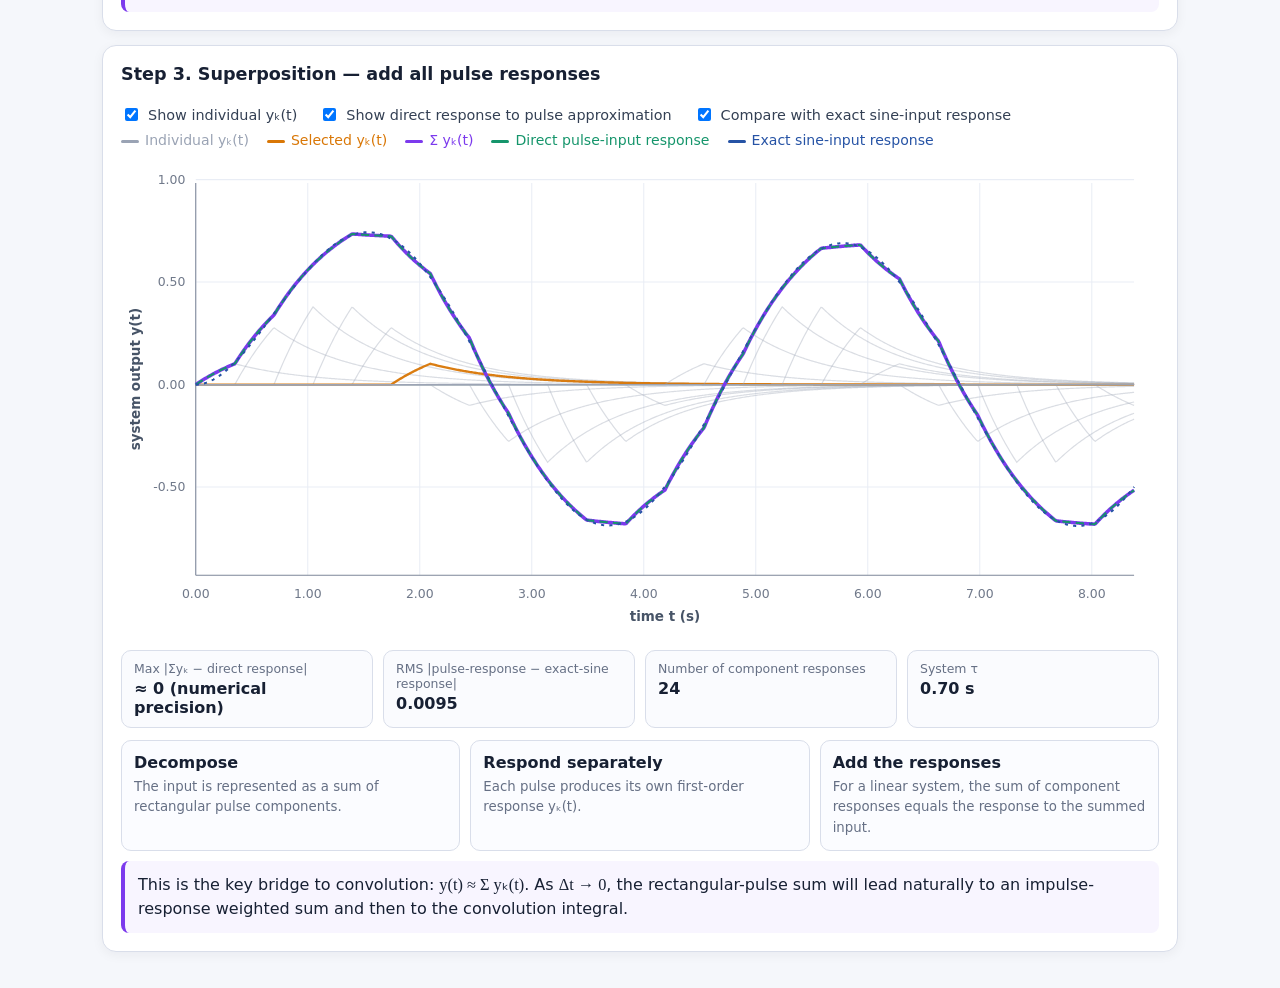
<file: linear-system/index.html>
<!DOCTYPE html>
<html lang="en">
<head>
<meta charset="utf-8" />
<meta name="viewport" content="width=device-width, initial-scale=1" />
<title>ME 3050 Linear System Explorer — Pulse Response and Superposition</title>
<link rel="stylesheet" href="styles.css">
</head>
<body>
<main>
  <section class="hero">
    <h1>ME 3050 — Linear System Explorer</h1>
    <p><strong>Pulse decomposition → single-pulse response → superposition</strong></p>
    <p>
      Approximate <span class="eq">x(t) = A sin(ωt)</span> with rectangular pulses and pass them through
      <span class="eq">τ ẏ(t) + y(t) = u(t)</span>.
    </p>
  </section>

  <section class="card">
    <h2>Controls</h2>
    <div class="controls">
      <div class="control">
        <label for="amp">Amplitude A <span class="value" id="ampVal"></span></label>
        <input id="amp" type="range" min="0.5" max="3" step="0.1" value="1">
      </div>
      <div class="control">
        <label for="omega">Angular frequency ω <span class="value" id="omegaVal"></span></label>
        <input id="omega" type="range" min="0.5" max="4" step="0.1" value="1.5">
      </div>
      <div class="control">
        <label for="nPulse">Number of pulses N <span class="value" id="nPulseVal"></span></label>
        <input id="nPulse" type="range" min="8" max="80" step="1" value="24">
      </div>
      <div class="control">
        <label for="tau">System time constant τ <span class="value" id="tauVal"></span></label>
        <input id="tau" type="range" min="0.1" max="3" step="0.05" value="0.7">
      </div>
    </div>
    <div class="stats">
      <div class="stat"><div class="k">Pulse width Δt</div><div class="v" id="dtStat"></div></div>
      <div class="stat"><div class="k">RMS input approximation error</div><div class="v" id="rmsStat"></div></div>
      <div class="stat"><div class="k">Selected pulse amplitude aₖ</div><div class="v" id="ukStat"></div></div>
      <div class="stat"><div class="k">Selected pulse</div><div class="v" id="kStat"></div></div>
    </div>
  </section>

  <section class="card">
    <h2>Step 1. Input decomposition — click a pulse</h2>
    <div class="legend" aria-hidden="true">
      <span class="exact">Exact sine</span>
      <span class="pulse">Rectangular approximation</span>
      <span class="sample">Midpoint samples</span>
      <span class="selected">Selected pulse</span>
    </div>
    <div class="selection-row">
      <button id="prevBtn" type="button">← Previous pulse</button>
      <button id="nextBtn" type="button">Next pulse →</button>
      <label for="pulseSelect" class="sr-only">Select pulse number</label>
      <select id="pulseSelect" aria-label="Select pulse number"></select>
      <div class="selected-info" id="selectedInfo"></div>
    </div>
    <div class="plot-wrap">
      <svg id="inputPlot" viewBox="0 0 1000 430" role="img" aria-label="Sine wave and rectangular pulse approximation"></svg>
    </div>
  </section>

  <section class="card">
    <h2>Step 2. Response to one selected pulse</h2>
    <div class="legend" aria-hidden="true">
      <span class="selected">Selected pulse time window</span>
      <span class="selected">Single-pulse response yₖ(t)</span>
    </div>
    <div class="plot-wrap">
      <svg id="responsePlot" viewBox="0 0 1000 430" role="img" aria-label="Response to the selected rectangular pulse"></svg>
    </div>
    <div class="note">
      The selected input component is treated independently. This gives one response
      <span class="formula">yₖ(t)</span>. A linear system allows us to repeat this for every pulse.
    </div>
  </section>

  <section class="card">
    <h2>Step 3. Superposition — add all pulse responses</h2>
    <div class="toggles">
      <label><input id="showComponents" type="checkbox" checked> Show individual yₖ(t)</label>
      <label><input id="showDirect" type="checkbox" checked> Show direct response to pulse approximation</label>
      <label><input id="showExactResponse" type="checkbox" checked> Compare with exact sine-input response</label>
    </div>
    <div class="legend" aria-hidden="true">
      <span class="components">Individual yₖ(t)</span>
      <span class="selected">Selected yₖ(t)</span>
      <span class="sum">Σ yₖ(t)</span>
      <span class="direct">Direct pulse-input response</span>
      <span class="exact">Exact sine-input response</span>
    </div>
    <div class="plot-wrap">
      <svg id="superPlot" viewBox="0 0 1000 460" role="img" aria-label="Superposition of all pulse responses"></svg>
    </div>

    <div class="stats">
      <div class="stat"><div class="k">Max |Σyₖ − direct response|</div><div class="v" id="superErr"></div></div>
      <div class="stat"><div class="k">RMS |pulse-response − exact-sine response|</div><div class="v" id="outputErr"></div></div>
      <div class="stat"><div class="k">Number of component responses</div><div class="v" id="componentCount"></div></div>
      <div class="stat"><div class="k">System τ</div><div class="v" id="tauStat"></div></div>
    </div>

    <div class="concept">
      <div>
        <strong>Decompose</strong>
        <small>The input is represented as a sum of rectangular pulse components.</small>
      </div>
      <div>
        <strong>Respond separately</strong>
        <small>Each pulse produces its own first-order response yₖ(t).</small>
      </div>
      <div>
        <strong>Add the responses</strong>
        <small>For a linear system, the sum of component responses equals the response to the summed input.</small>
      </div>
    </div>

    <div class="note">
      This is the key bridge to convolution:
      <span class="formula">y(t) ≈ Σ yₖ(t)</span>.
      As <span class="formula">Δt → 0</span>, the rectangular-pulse sum will lead naturally to an
      impulse-response weighted sum and then to the convolution integral.
    </div>
  </section>
</main>

<script src="app.js" defer></script>
</body>
</html>
</file>
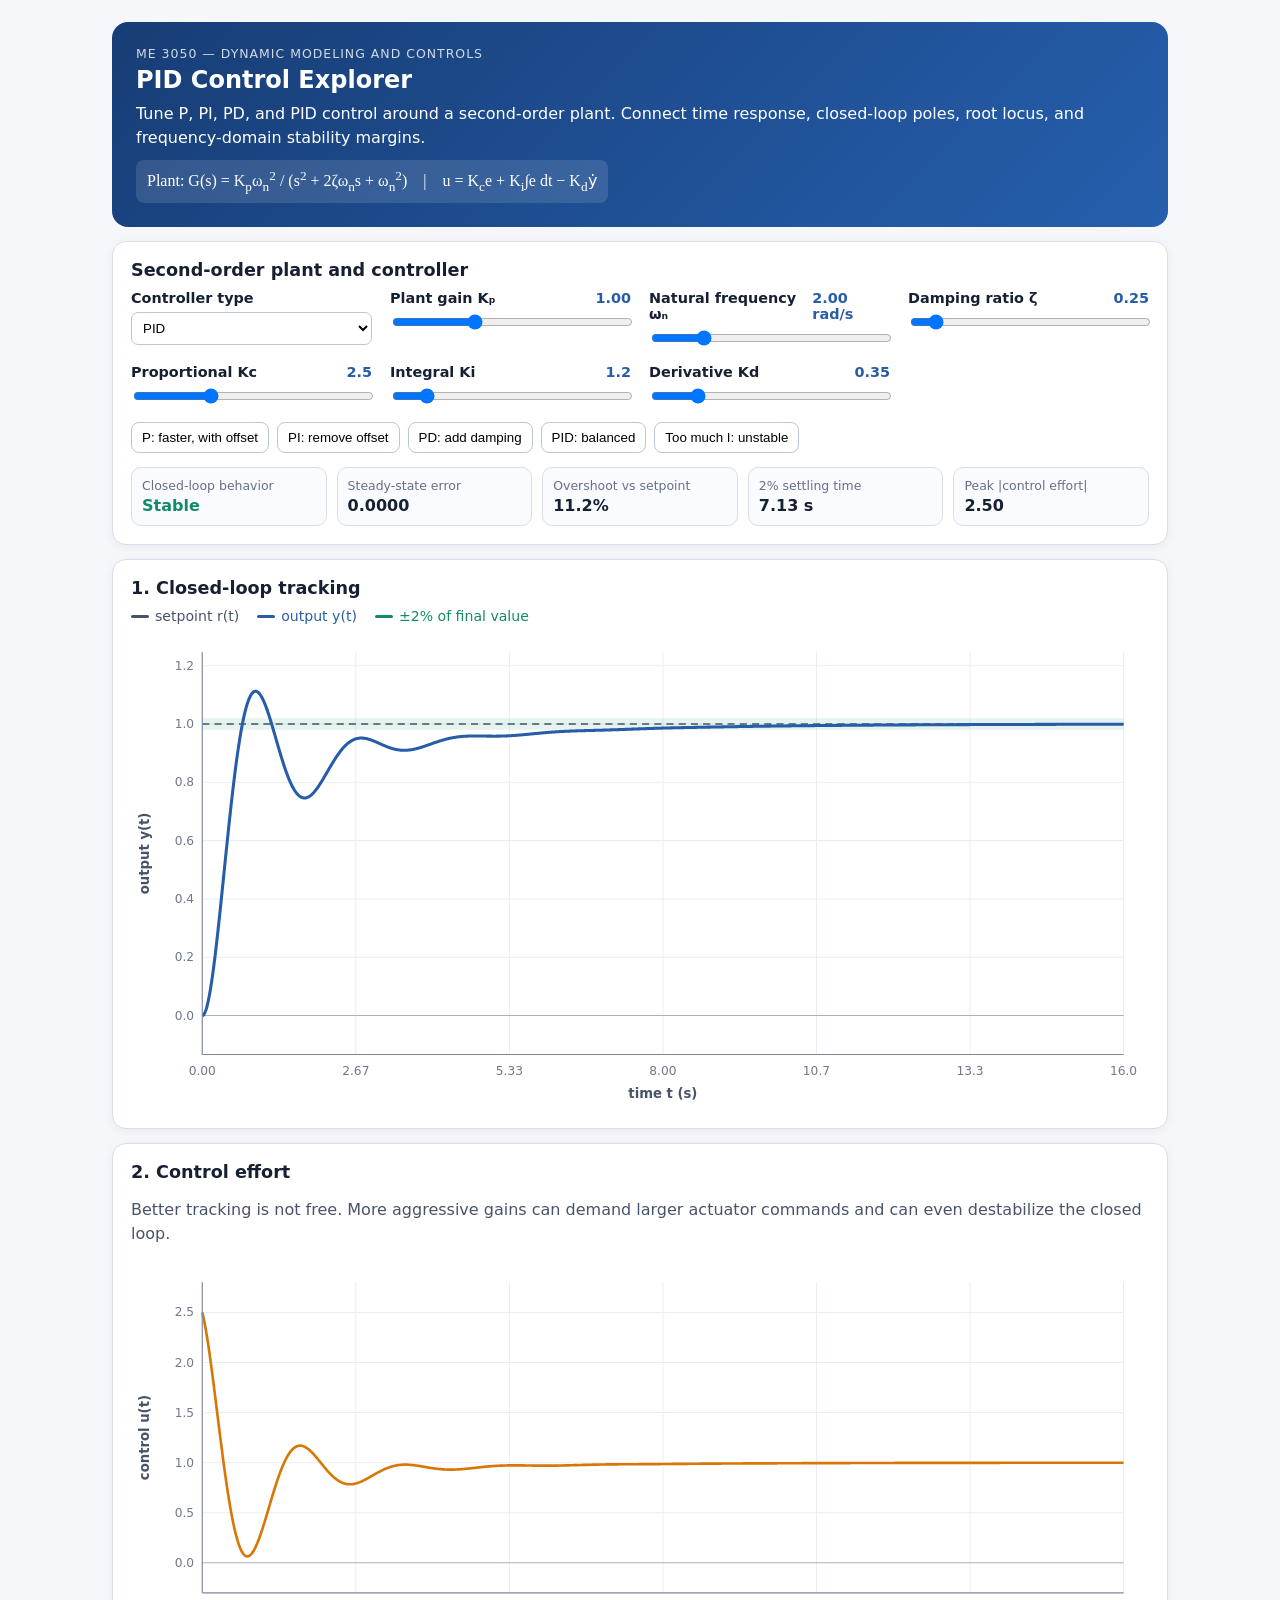
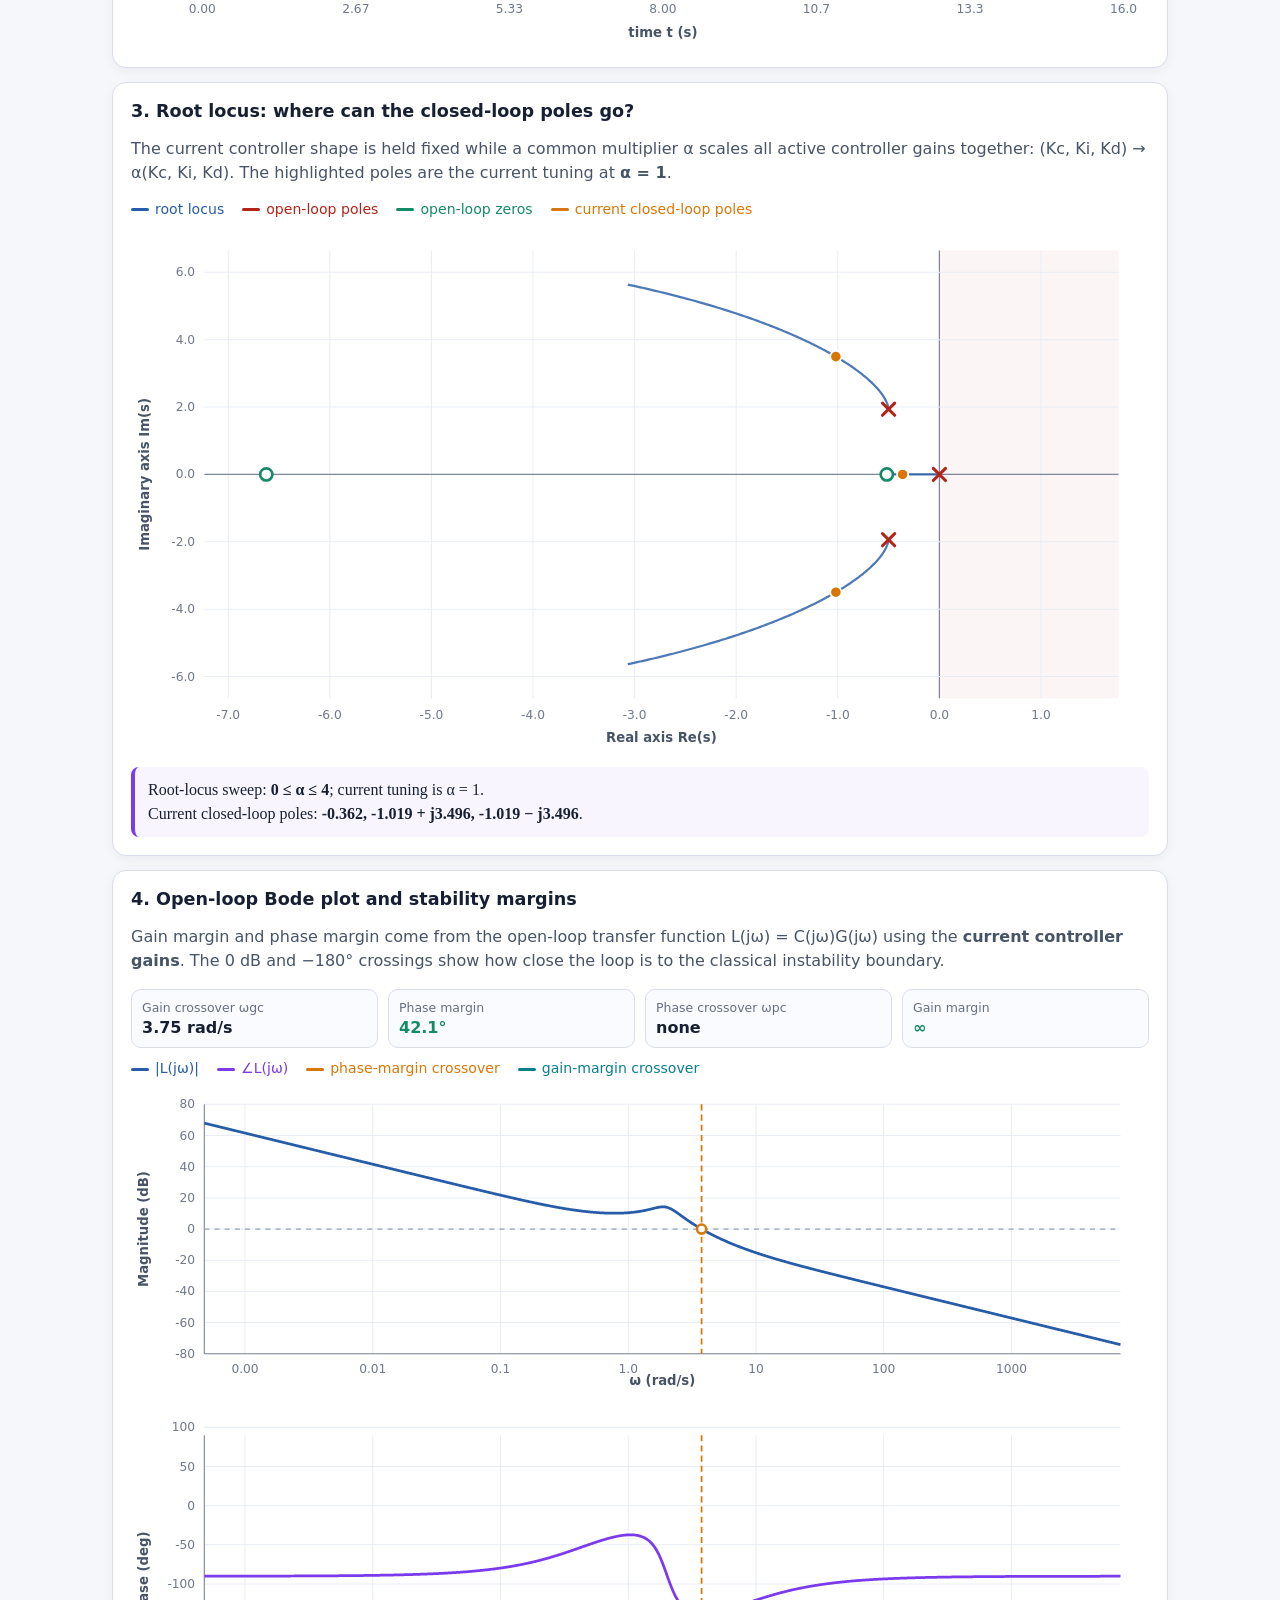
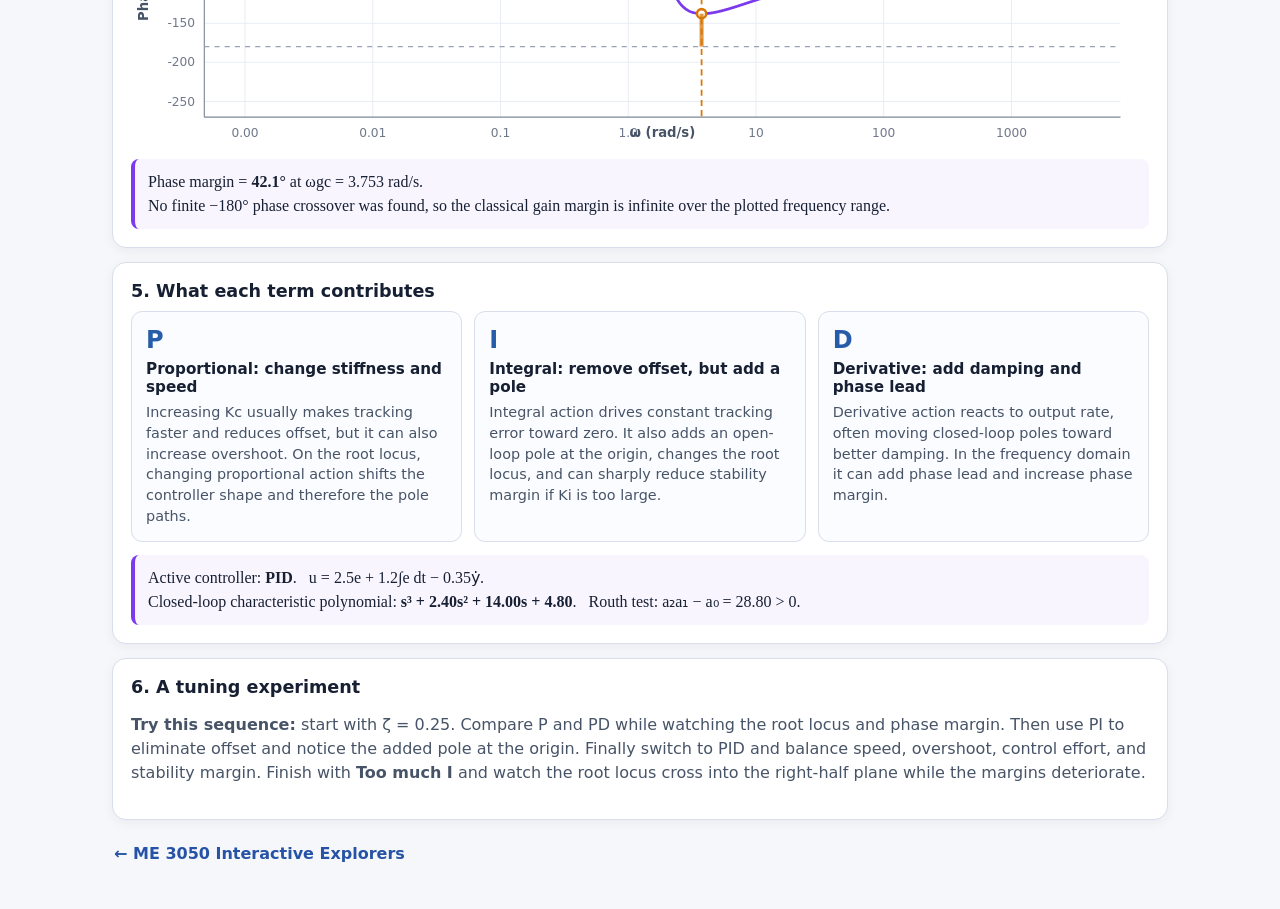
<file: pid-control/index.html>
<!DOCTYPE html>
<html lang="en">
<head>
<meta charset="utf-8"><meta name="viewport" content="width=device-width, initial-scale=1">
<title>ME 3050 — PID Control Explorer</title><link rel="stylesheet" href="styles.css">
</head>
<body><main>
<section class="hero">
 <div class="eyebrow">ME 3050 — Dynamic Modeling and Controls</div>
 <h1>PID Control Explorer</h1>
 <p>Tune P, PI, PD, and PID control around a second-order plant. Connect time response, closed-loop poles, root locus, and frequency-domain stability margins.</p>
 <div class="equation">Plant: G(s) = K<sub>p</sub>ω<sub>n</sub><sup>2</sup> / (s<sup>2</sup> + 2ζω<sub>n</sub>s + ω<sub>n</sub><sup>2</sup>) &nbsp;&nbsp; | &nbsp;&nbsp; u = K<sub>c</sub>e + K<sub>i</sub>∫e dt − K<sub>d</sub>ẏ</div>
</section>

<section class="card">
<h2>Second-order plant and controller</h2>
<div class="controls">
 <div class="control"><label for="ctype">Controller type</label><select id="ctype"><option>P</option><option>PI</option><option>PD</option><option selected>PID</option></select></div>
 <div class="control"><label for="plantGain">Plant gain Kₚ <span class="value" id="plantGainVal"></span></label><input id="plantGain" type="range" min="0.5" max="2" step="0.05" value="1"></div>
 <div class="control"><label for="plantWn">Natural frequency ωₙ <span class="value" id="plantWnVal"></span></label><input id="plantWn" type="range" min="0.5" max="8" step="0.1" value="2"></div>
 <div class="control"><label for="plantZeta">Damping ratio ζ <span class="value" id="plantZetaVal"></span></label><input id="plantZeta" type="range" min="0.1" max="2" step="0.05" value="0.25"></div>
 <div class="control"><label for="kc">Proportional Kc <span class="value" id="kcVal"></span></label><input id="kc" type="range" min="0" max="8" step="0.1" value="2.5"></div>
 <div class="control integral"><label for="ki">Integral Ki <span class="value" id="kiVal"></span></label><input id="ki" type="range" min="0" max="10" step="0.1" value="1.2"></div>
 <div class="control derivative"><label for="kd">Derivative Kd <span class="value" id="kdVal"></span></label><input id="kd" type="range" min="0" max="2" step="0.05" value="0.35"></div>
</div>
<div class="preset-row">
 <button data-type="P" data-kc="2" data-ki="0" data-kd="0">P: faster, with offset</button>
 <button data-type="PI" data-kc="2" data-ki="1" data-kd="0">PI: remove offset</button>
 <button data-type="PD" data-kc="2" data-ki="0" data-kd="0.4">PD: add damping</button>
 <button data-type="PID" data-kc="2.5" data-ki="1.2" data-kd="0.35">PID: balanced</button>
 <button data-type="PI" data-kc="1" data-ki="8" data-kd="0">Too much I: unstable</button>
</div>
<div class="stats five">
 <div class="stat"><div class="k">Closed-loop behavior</div><div class="v" id="stabilityStat"></div></div>
 <div class="stat"><div class="k">Steady-state error</div><div class="v" id="sseStat"></div></div>
 <div class="stat"><div class="k">Overshoot vs setpoint</div><div class="v" id="osStat"></div></div>
 <div class="stat"><div class="k">2% settling time</div><div class="v" id="tsStat"></div></div>
 <div class="stat"><div class="k">Peak |control effort|</div><div class="v" id="uPeakStat"></div></div>
</div>
</section>

<section class="card">
<h2>1. Closed-loop tracking</h2>
<div class="legend"><span class="setpoint">setpoint r(t)</span><span class="output">output y(t)</span><span class="band">±2% of final value</span></div>
<div class="plot-wrap"><svg id="responsePlot" viewBox="0 0 1000 470" role="img" aria-label="Closed-loop step response of a second-order plant"></svg></div>
</section>

<section class="card">
<h2>2. Control effort</h2>
<p class="lead">Better tracking is not free. More aggressive gains can demand larger actuator commands and can even destabilize the closed loop.</p>
<div class="plot-wrap"><svg id="controlPlot" viewBox="0 0 1000 380" role="img" aria-label="PID control effort"></svg></div>
</section>

<section class="card">
<h2>3. Root locus: where can the closed-loop poles go?</h2>
<p class="lead">The current controller shape is held fixed while a common multiplier α scales all active controller gains together: (Kc, Ki, Kd) → α(Kc, Ki, Kd). The highlighted poles are the current tuning at <strong>α = 1</strong>.</p>
<div class="legend rl-legend">
 <span class="locus">root locus</span><span class="open-pole">open-loop poles</span><span class="open-zero">open-loop zeros</span><span class="current-pole">current closed-loop poles</span>
</div>
<div class="plot-wrap"><svg id="rootLocusPlot" viewBox="0 0 1000 520" role="img" aria-label="Root locus and current closed-loop poles"></svg></div>
<div class="takeaway" id="rootLocusNote"></div>
</section>

<section class="card">
<h2>4. Open-loop Bode plot and stability margins</h2>
<p class="lead">Gain margin and phase margin come from the open-loop transfer function L(jω) = C(jω)G(jω) using the <strong>current controller gains</strong>. The 0 dB and −180° crossings show how close the loop is to the classical instability boundary.</p>
<div class="stats margins">
 <div class="stat"><div class="k">Gain crossover ωgc</div><div class="v" id="gcStat"></div></div>
 <div class="stat"><div class="k">Phase margin</div><div class="v" id="pmStat"></div></div>
 <div class="stat"><div class="k">Phase crossover ωpc</div><div class="v" id="pcStat"></div></div>
 <div class="stat"><div class="k">Gain margin</div><div class="v" id="gmStat"></div></div>
</div>
<div class="legend margin-legend"><span class="mag">|L(jω)|</span><span class="phase">∠L(jω)</span><span class="pm">phase-margin crossover</span><span class="gm">gain-margin crossover</span></div>
<div class="plot-wrap"><svg id="marginPlot" viewBox="0 0 1000 650" role="img" aria-label="Open-loop Bode magnitude and phase with gain and phase margins"></svg></div>
<div class="takeaway" id="marginNote"></div>
</section>

<section class="card">
<h2>5. What each term contributes</h2>
<div class="concept-grid">
 <div class="concept"><div class="symbol">P</div><h3>Proportional: change stiffness and speed</h3><p>Increasing Kc usually makes tracking faster and reduces offset, but it can also increase overshoot. On the root locus, changing proportional action shifts the controller shape and therefore the pole paths.</p></div>
 <div class="concept"><div class="symbol">I</div><h3>Integral: remove offset, but add a pole</h3><p>Integral action drives constant tracking error toward zero. It also adds an open-loop pole at the origin, changes the root locus, and can sharply reduce stability margin if Ki is too large.</p></div>
 <div class="concept"><div class="symbol">D</div><h3>Derivative: add damping and phase lead</h3><p>Derivative action reacts to output rate, often moving closed-loop poles toward better damping. In the frequency domain it can add phase lead and increase phase margin.</p></div>
</div>
<div class="takeaway" id="controllerFormula"></div>
</section>

<section class="card">
<h2>6. A tuning experiment</h2>
<p class="lead"><strong>Try this sequence:</strong> start with ζ = 0.25. Compare P and PD while watching the root locus and phase margin. Then use PI to eliminate offset and notice the added pole at the origin. Finally switch to PID and balance speed, overshoot, control effort, and stability margin. Finish with <strong>Too much I</strong> and watch the root locus cross into the right-half plane while the margins deteriorate.</p>
</section>
<footer><a href="../">← ME 3050 Interactive Explorers</a></footer>
</main><script src="app.js"></script></body></html>
</file>
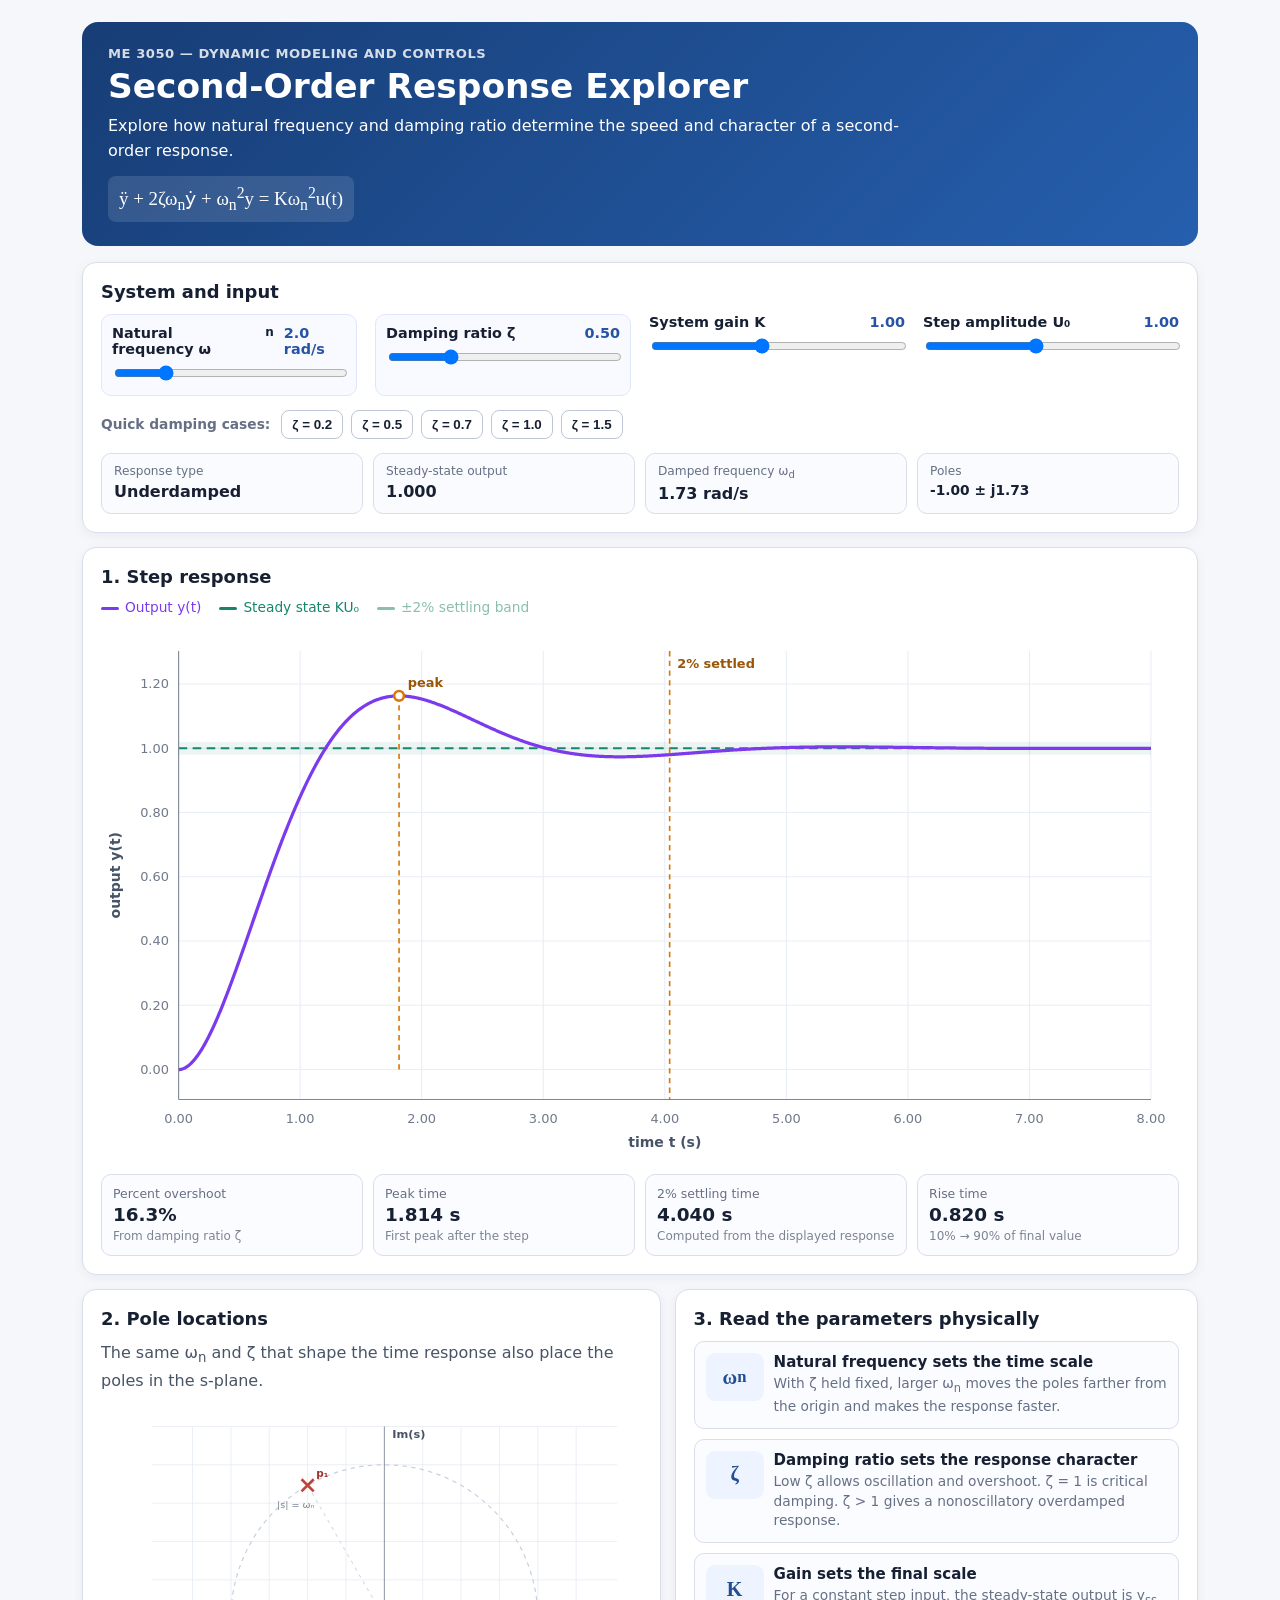
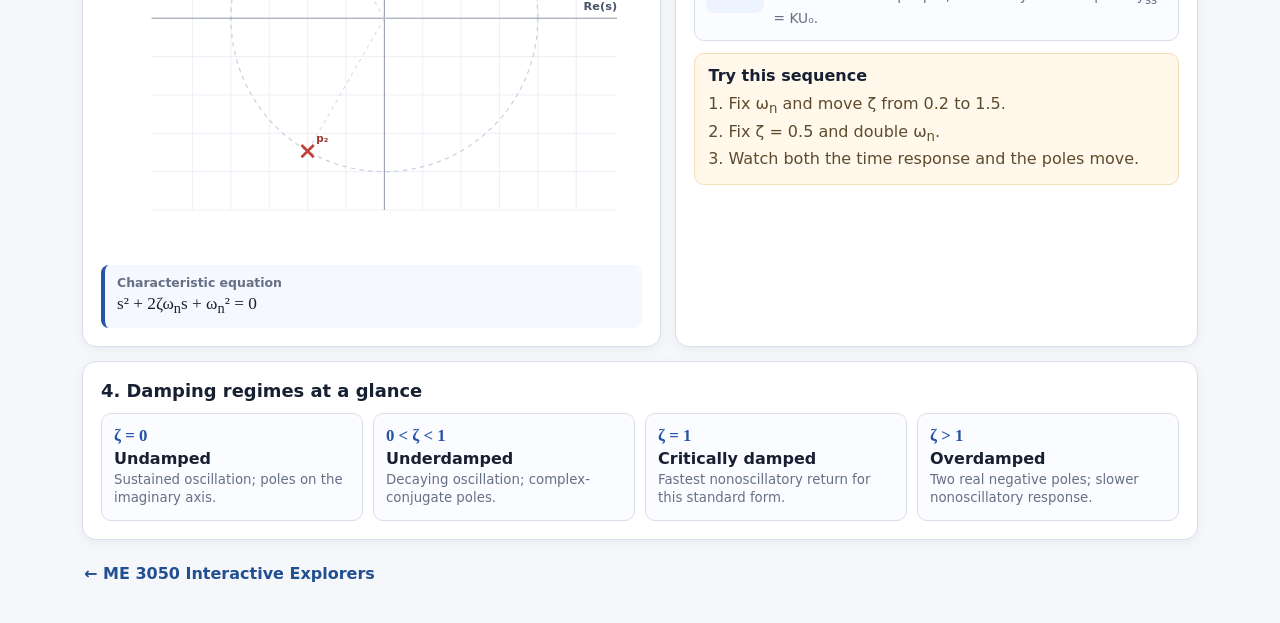
<file: second-order-response/index.html>
<!DOCTYPE html>
<html lang="en">
<head>
<meta charset="utf-8">
<meta name="viewport" content="width=device-width, initial-scale=1">
<title>ME 3050 — Second-Order Response Explorer</title>
<link rel="stylesheet" href="styles.css">
</head>
<body>
<main>
  <section class="hero">
    <div class="eyebrow">ME 3050 — Dynamic Modeling and Controls</div>
    <h1>Second-Order Response Explorer</h1>
    <p>Explore how natural frequency and damping ratio determine the speed and character of a second-order response.</p>
    <div class="equation">ÿ + 2ζω<sub>n</sub>ẏ + ω<sub>n</sub><sup>2</sup>y = Kω<sub>n</sub><sup>2</sup>u(t)</div>
  </section>

  <section class="card">
    <h2>System and input</h2>
    <div class="controls">
      <div class="control primary-control">
        <label for="wn">Natural frequency ω<sub>n</sub> <span id="wnVal" class="value"></span></label>
        <input id="wn" type="range" min="0.5" max="8" step="0.1" value="2">
      </div>
      <div class="control primary-control">
        <label for="zeta">Damping ratio ζ <span id="zetaVal" class="value"></span></label>
        <input id="zeta" type="range" min="0" max="2" step="0.02" value="0.5">
      </div>
      <div class="control">
        <label for="gain">System gain K <span id="gainVal" class="value"></span></label>
        <input id="gain" type="range" min="0.25" max="2" step="0.05" value="1">
      </div>
      <div class="control">
        <label for="stepAmp">Step amplitude U₀ <span id="stepVal" class="value"></span></label>
        <input id="stepAmp" type="range" min="0.25" max="2" step="0.05" value="1">
      </div>
    </div>

    <div class="preset-row">
      <span class="preset-label">Quick damping cases:</span>
      <button data-zeta="0.2">ζ = 0.2</button>
      <button data-zeta="0.5">ζ = 0.5</button>
      <button data-zeta="0.7">ζ = 0.7</button>
      <button data-zeta="1.0">ζ = 1.0</button>
      <button data-zeta="1.5">ζ = 1.5</button>
    </div>

    <div class="stats">
      <div class="stat"><div class="k">Response type</div><div class="v" id="regimeStat"></div></div>
      <div class="stat"><div class="k">Steady-state output</div><div class="v" id="steadyStat"></div></div>
      <div class="stat"><div class="k">Damped frequency ω<sub>d</sub></div><div class="v" id="wdStat"></div></div>
      <div class="stat"><div class="k">Poles</div><div class="v compact" id="poleStat"></div></div>
    </div>
  </section>

  <section class="card">
    <h2>1. Step response</h2>
    <div class="legend">
      <span class="output">Output y(t)</span>
      <span class="steady">Steady state KU₀</span>
      <span class="band">±2% settling band</span>
    </div>
    <div class="plot-wrap">
      <svg id="responsePlot" viewBox="0 0 1000 500" role="img" aria-label="Second-order step response"></svg>
    </div>

    <div class="metric-grid">
      <div class="metric"><div class="metric-label">Percent overshoot</div><div class="metric-value" id="overshootMetric"></div><div class="metric-note" id="overshootNote"></div></div>
      <div class="metric"><div class="metric-label">Peak time</div><div class="metric-value" id="peakMetric"></div><div class="metric-note">First peak after the step</div></div>
      <div class="metric"><div class="metric-label">2% settling time</div><div class="metric-value" id="settlingMetric"></div><div class="metric-note">Computed from the displayed response</div></div>
      <div class="metric"><div class="metric-label">Rise time</div><div class="metric-value" id="riseMetric"></div><div class="metric-note">10% → 90% of final value</div></div>
    </div>
  </section>

  <section class="two-column">
    <section class="card">
      <h2>2. Pole locations</h2>
      <p class="lead">The same ω<sub>n</sub> and ζ that shape the time response also place the poles in the s-plane.</p>
      <div class="plot-wrap">
        <svg id="polePlot" viewBox="0 0 620 520" role="img" aria-label="Second-order poles in the complex plane"></svg>
      </div>
      <div class="formula-box">
        <div class="formula-title">Characteristic equation</div>
        <div class="formula">s² + 2ζω<sub>n</sub>s + ω<sub>n</sub>² = 0</div>
      </div>
    </section>

    <section class="card">
      <h2>3. Read the parameters physically</h2>
      <div class="concept-stack">
        <div class="concept">
          <div class="concept-symbol">ω<sub>n</sub></div>
          <div><h3>Natural frequency sets the time scale</h3><p>With ζ held fixed, larger ω<sub>n</sub> moves the poles farther from the origin and makes the response faster.</p></div>
        </div>
        <div class="concept">
          <div class="concept-symbol">ζ</div>
          <div><h3>Damping ratio sets the response character</h3><p>Low ζ allows oscillation and overshoot. ζ = 1 is critical damping. ζ &gt; 1 gives a nonoscillatory overdamped response.</p></div>
        </div>
        <div class="concept">
          <div class="concept-symbol">K</div>
          <div><h3>Gain sets the final scale</h3><p>For a constant step input, the steady-state output is y<sub>ss</sub> = KU₀.</p></div>
        </div>
      </div>

      <div class="challenge">
        <strong>Try this sequence</strong>
        <ol>
          <li>Fix ω<sub>n</sub> and move ζ from 0.2 to 1.5.</li>
          <li>Fix ζ = 0.5 and double ω<sub>n</sub>.</li>
          <li>Watch both the time response and the poles move.</li>
        </ol>
      </div>
    </section>
  </section>

  <section class="card">
    <h2>4. Damping regimes at a glance</h2>
    <div class="regime-grid">
      <div class="regime"><strong>ζ = 0</strong><span>Undamped</span><small>Sustained oscillation; poles on the imaginary axis.</small></div>
      <div class="regime"><strong>0 &lt; ζ &lt; 1</strong><span>Underdamped</span><small>Decaying oscillation; complex-conjugate poles.</small></div>
      <div class="regime"><strong>ζ = 1</strong><span>Critically damped</span><small>Fastest nonoscillatory return for this standard form.</small></div>
      <div class="regime"><strong>ζ &gt; 1</strong><span>Overdamped</span><small>Two real negative poles; slower nonoscillatory response.</small></div>
    </div>
  </section>

  <footer><a href="../">← ME 3050 Interactive Explorers</a></footer>
</main>
<script src="app.js"></script>
</body>
</html>
</file>
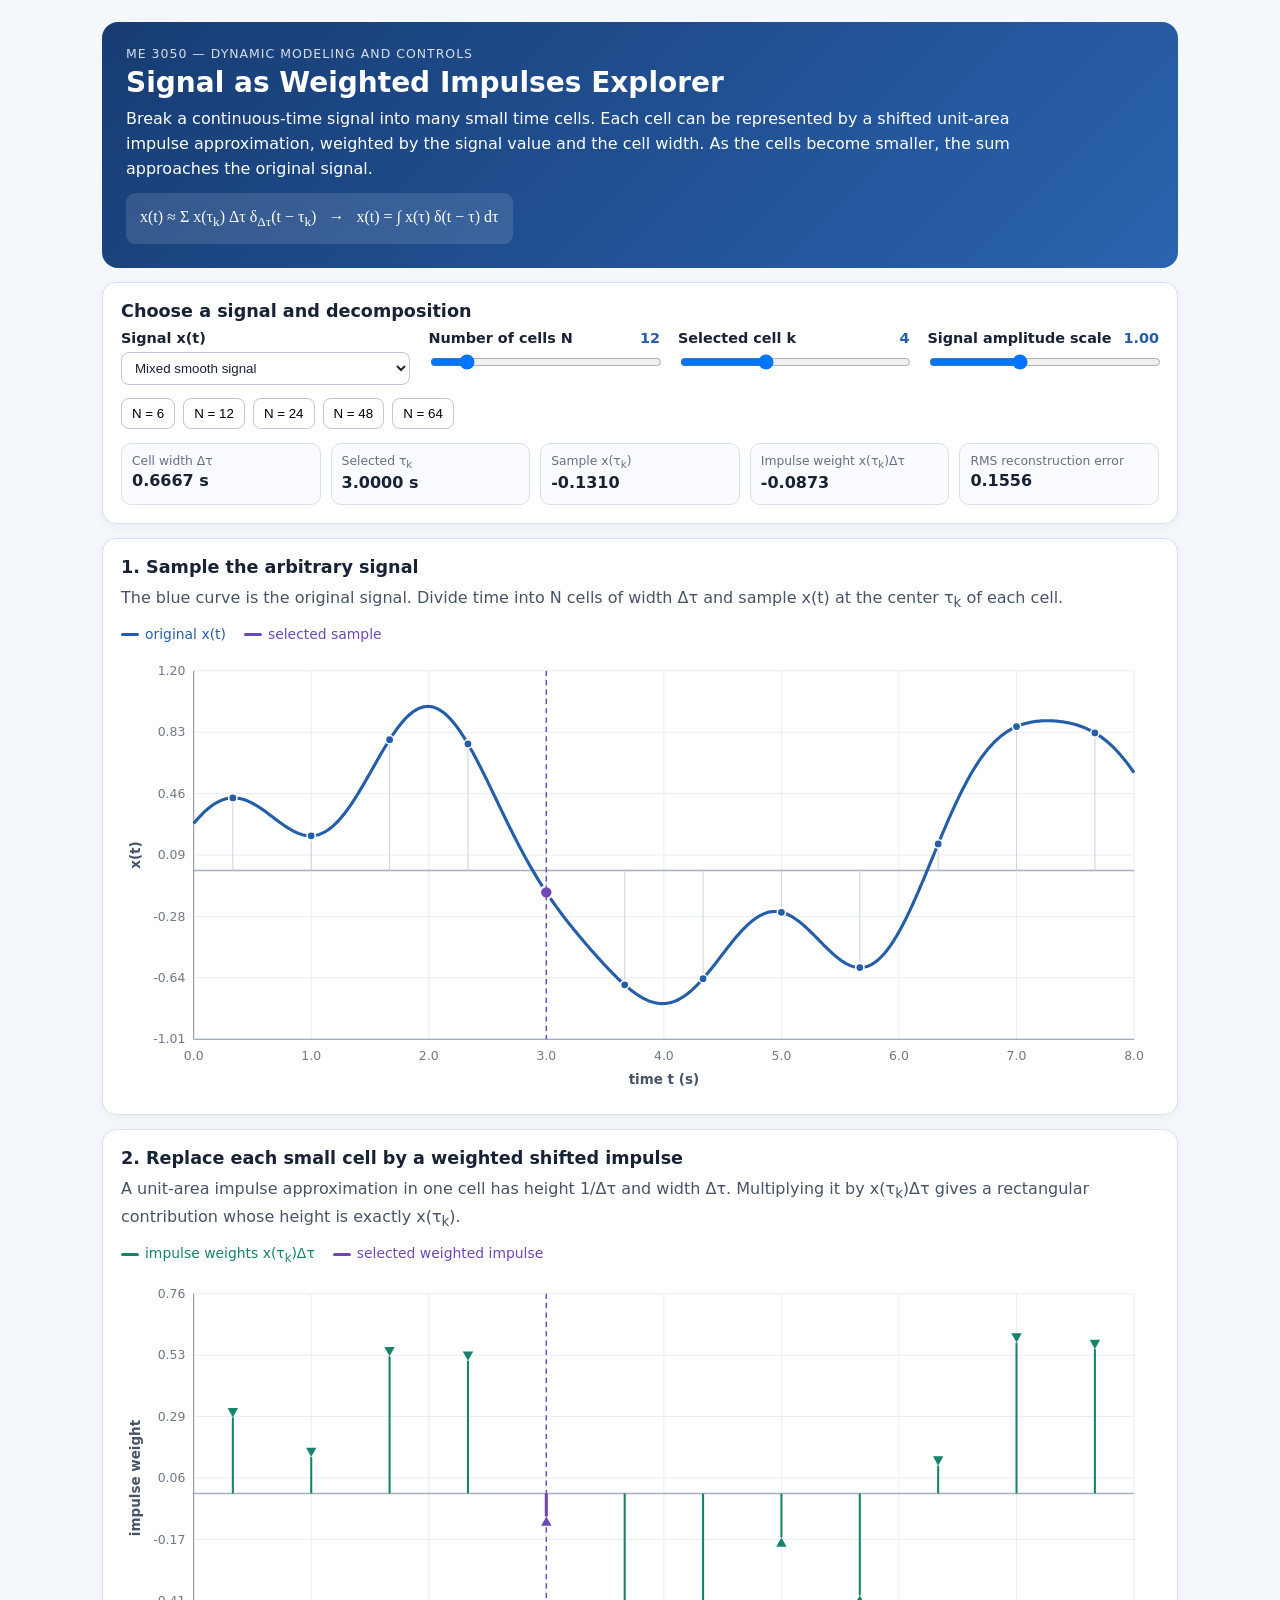
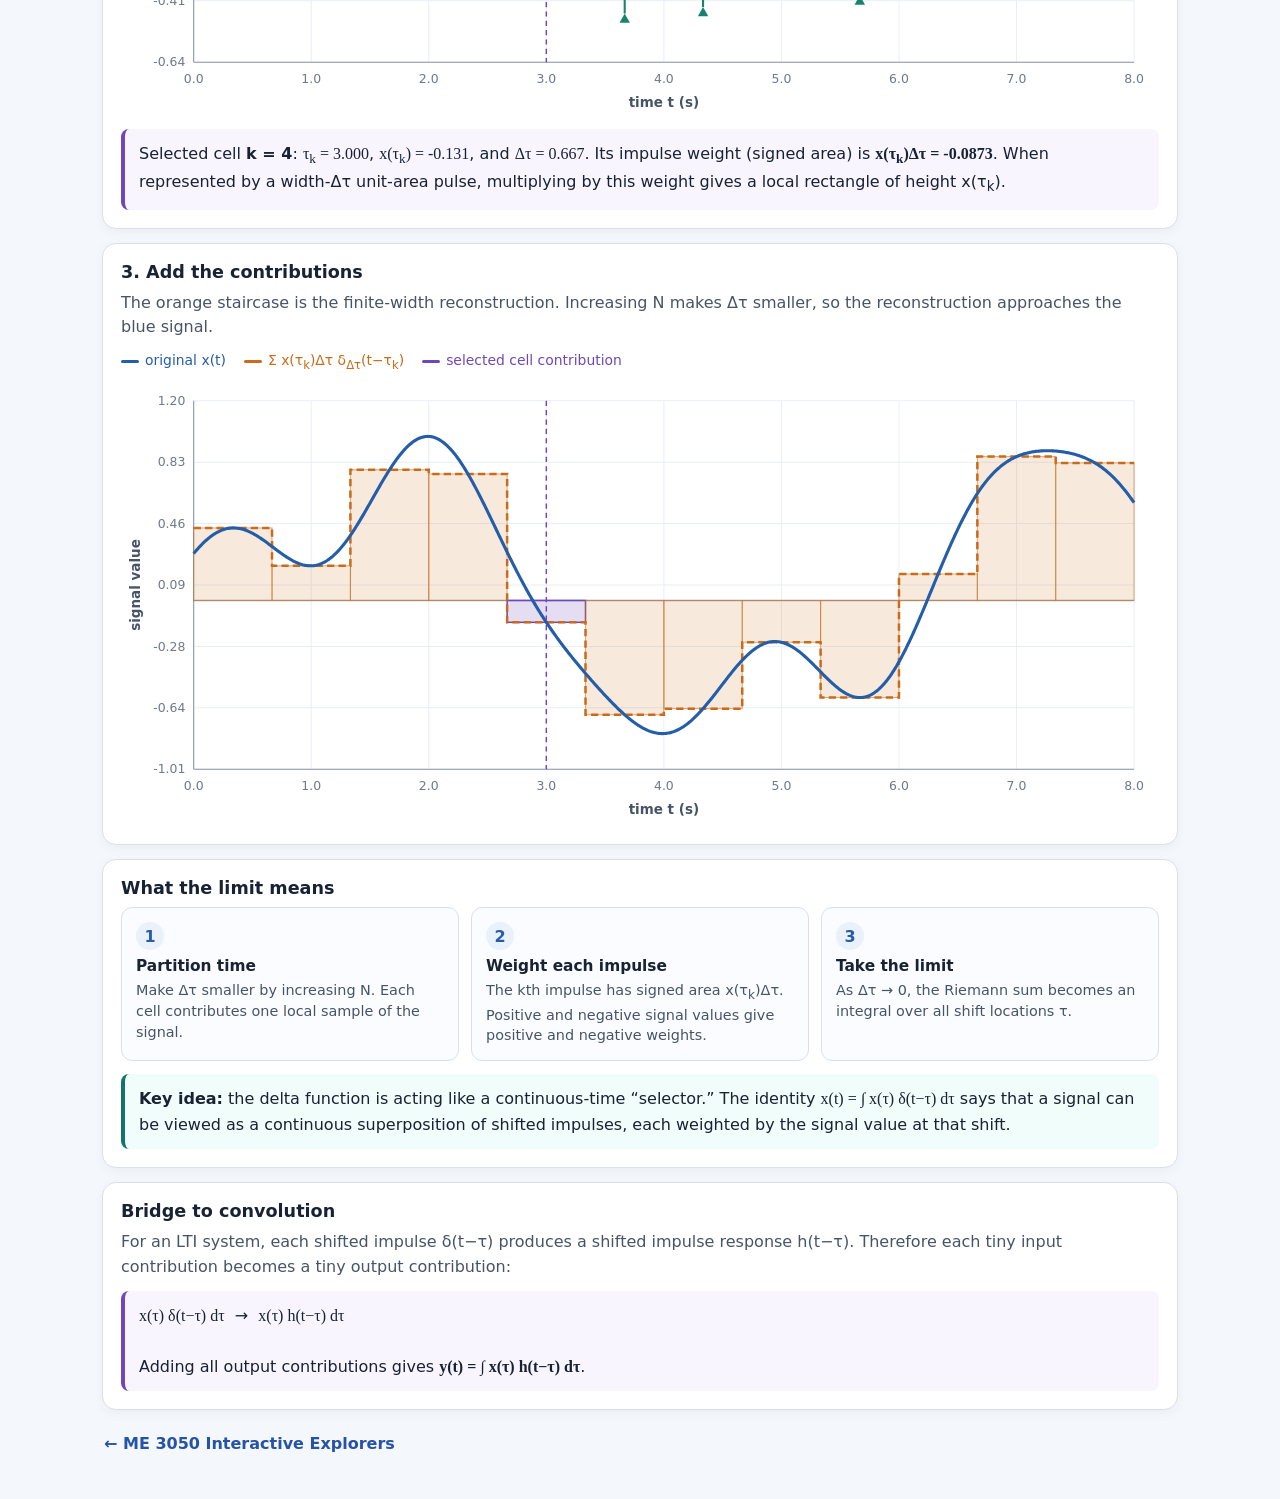
<file: signal-as-impulses/index.html>
<!DOCTYPE html>
<html lang="en">
<head>
<meta charset="utf-8">
<meta name="viewport" content="width=device-width, initial-scale=1">
<title>ME 3050 — Signal as Weighted Impulses Explorer</title>
<style>
:root{--bg:#f4f7fb;--card:#fff;--ink:#182235;--muted:#667085;--line:#d9e0eb;--grid:#e9eef6;--blue:#245da8;--orange:#c96b18;--purple:#7047b8;--green:#17836c;--red:#b64848;--teal:#12746d}
*{box-sizing:border-box}body{margin:0;background:var(--bg);color:var(--ink);font-family:system-ui,-apple-system,BlinkMacSystemFont,"Segoe UI",sans-serif}main{max-width:1120px;margin:auto;padding:22px}.hero{background:linear-gradient(135deg,#173c73,#2a63af);color:#fff;border-radius:16px;padding:24px}.eyebrow{font-size:.78rem;text-transform:uppercase;letter-spacing:.08em;opacity:.82}.hero h1{margin:5px 0 8px;font-size:1.75rem}.hero p{margin:0;line-height:1.55;max-width:900px}.eq{margin-top:12px;background:rgba(255,255,255,.12);padding:11px 14px;border-radius:9px;font-family:"Cambria Math","Times New Roman",serif;line-height:1.6;display:inline-block}.card{background:var(--card);border:1px solid var(--line);border-radius:14px;padding:18px;margin:14px 0;box-shadow:0 3px 12px rgba(16,24,40,.045)}h2{font-size:1.1rem;margin:0 0 9px}.lead{color:#475467;line-height:1.55;margin:6px 0 12px}.controls{display:grid;grid-template-columns:1.25fr 1fr 1fr 1fr;gap:14px 18px}.control label{display:flex;justify-content:space-between;gap:10px;font-size:.9rem;font-weight:650;margin-bottom:6px}.control input,.control select{width:100%}.control select{border:1px solid #bcc6d6;border-radius:8px;padding:7px 9px;background:#fff;color:var(--ink)}.value{color:var(--blue);font-variant-numeric:tabular-nums}.preset-row{display:flex;gap:8px;flex-wrap:wrap;margin-top:13px}.preset-row button{background:#fff;border:1px solid #bdc7d7;border-radius:8px;padding:7px 10px;cursor:pointer}.preset-row button:hover{background:#f1f5fa}.stats{display:grid;grid-template-columns:repeat(5,1fr);gap:10px;margin-top:14px}.stat{background:#fafbfe;border:1px solid var(--line);border-radius:10px;padding:10px}.stat .k{font-size:.77rem;color:var(--muted)}.stat .v{font-weight:760;margin-top:3px;line-height:1.3}.legend{display:flex;gap:18px;flex-wrap:wrap;font-size:.87rem;color:#475467;margin:4px 0 8px}.legend span:before{content:"";display:inline-block;width:18px;height:3px;border-radius:2px;background:currentColor;margin-right:6px;vertical-align:middle}.legend .original{color:var(--blue)}.legend .approx{color:var(--orange)}.legend .selected{color:var(--purple)}.legend .impulse{color:var(--green)}.plot-wrap{width:100%;overflow:hidden}svg{display:block;width:100%;height:auto;aspect-ratio:1000/430}.grid{stroke:var(--grid);stroke-width:1}.axis{stroke:#8a94a6;stroke-width:1}.tick{fill:#70798a;font-size:12px}.axislabel{fill:#475467;font-size:13px;font-weight:650}.original-line{fill:none;stroke:var(--blue);stroke-width:3}.approx-line{fill:none;stroke:var(--orange);stroke-width:2.4;stroke-dasharray:7 4}.sample-dot{fill:var(--blue);stroke:#fff;stroke-width:1.5}.selected-dot{fill:var(--purple);stroke:#fff;stroke-width:2}.impulse-line{stroke:var(--green);stroke-width:2}.impulse-head{fill:var(--green)}.selected-impulse{stroke:var(--purple);stroke-width:3}.selected-head{fill:var(--purple)}.cell-fill{fill:rgba(201,107,24,.15);stroke:rgba(201,107,24,.55);stroke-width:1}.selected-cell{fill:rgba(112,71,184,.18);stroke:var(--purple);stroke-width:1.5}.zero{stroke:#a7afbd;stroke-width:1.3}.tau-line{stroke:var(--purple);stroke-width:1.4;stroke-dasharray:5 4}.formula-box{background:#f8f5ff;border-left:4px solid var(--purple);border-radius:8px;padding:12px 14px;line-height:1.58;margin-top:10px}.math{font-family:"Cambria Math","Times New Roman",serif}.callout{background:#f0fdfa;border-left:4px solid var(--teal);border-radius:8px;padding:12px 14px;line-height:1.58}.step-grid{display:grid;grid-template-columns:repeat(3,1fr);gap:12px}.step{border:1px solid var(--line);border-radius:11px;background:#fbfcff;padding:14px}.step .num{width:28px;height:28px;border-radius:50%;background:#eaf1fb;color:var(--blue);display:grid;place-items:center;font-weight:800}.step h3{margin:7px 0 5px;font-size:.96rem}.step p{margin:0;color:#475467;line-height:1.45;font-size:.9rem}footer{padding:10px 2px 24px}footer a{color:#2653a5;text-decoration:none;font-weight:650}@media(max-width:920px){.controls{grid-template-columns:1fr 1fr}.stats{grid-template-columns:1fr 1fr}.step-grid{grid-template-columns:1fr}}@media(max-width:540px){main{padding:12px}.controls,.stats{grid-template-columns:1fr}.hero h1{font-size:1.42rem}}
</style>
</head>
<body>
<main>
<section class="hero"><div class="eyebrow">ME 3050 — Dynamic Modeling and Controls</div><h1>Signal as Weighted Impulses Explorer</h1><p>Break a continuous-time signal into many small time cells. Each cell can be represented by a shifted unit-area impulse approximation, weighted by the signal value and the cell width. As the cells become smaller, the sum approaches the original signal.</p><div class="eq">x(t) ≈ Σ x(τ<sub>k</sub>) Δτ δ<sub>Δτ</sub>(t − τ<sub>k</sub>) &nbsp;&nbsp;→&nbsp;&nbsp; x(t) = ∫ x(τ) δ(t − τ) dτ</div></section>
<section class="card"><h2>Choose a signal and decomposition</h2><div class="controls"><div class="control"><label for="shape">Signal x(t)</label><select id="shape"><option value="mixed">Mixed smooth signal</option><option value="sine">Sine wave</option><option value="damped">Damped oscillation</option><option value="bumps">Two smooth bumps</option><option value="piecewise">Piecewise engineering signal</option></select></div><div class="control"><label for="nCells">Number of cells N <span class="value" id="nVal"></span></label><input id="nCells" type="range" min="4" max="64" step="1" value="12"></div><div class="control"><label for="selected">Selected cell k <span class="value" id="kVal"></span></label><input id="selected" type="range" min="0" max="11" step="1" value="4"></div><div class="control"><label for="scale">Signal amplitude scale <span class="value" id="scaleVal"></span></label><input id="scale" type="range" min="0.5" max="1.8" step="0.05" value="1"></div></div><div class="preset-row"><button data-n="6">N = 6</button><button data-n="12">N = 12</button><button data-n="24">N = 24</button><button data-n="48">N = 48</button><button data-n="64">N = 64</button></div><div class="stats"><div class="stat"><div class="k">Cell width Δτ</div><div class="v" id="dtStat"></div></div><div class="stat"><div class="k">Selected τ<sub>k</sub></div><div class="v" id="tauStat"></div></div><div class="stat"><div class="k">Sample x(τ<sub>k</sub>)</div><div class="v" id="sampleStat"></div></div><div class="stat"><div class="k">Impulse weight x(τ<sub>k</sub>)Δτ</div><div class="v" id="weightStat"></div></div><div class="stat"><div class="k">RMS reconstruction error</div><div class="v" id="errStat"></div></div></div></section>
<section class="card"><h2>1. Sample the arbitrary signal</h2><p class="lead">The blue curve is the original signal. Divide time into N cells of width Δτ and sample x(t) at the center τ<sub>k</sub> of each cell.</p><div class="legend"><span class="original">original x(t)</span><span class="selected">selected sample</span></div><div class="plot-wrap"><svg id="samplePlot" viewBox="0 0 1000 430" role="img" aria-label="Original signal and time samples"></svg></div></section>
<section class="card"><h2>2. Replace each small cell by a weighted shifted impulse</h2><p class="lead">A unit-area impulse approximation in one cell has height 1/Δτ and width Δτ. Multiplying it by x(τ<sub>k</sub>)Δτ gives a rectangular contribution whose height is exactly x(τ<sub>k</sub>).</p><div class="legend"><span class="impulse">impulse weights x(τ<sub>k</sub>)Δτ</span><span class="selected">selected weighted impulse</span></div><div class="plot-wrap"><svg id="impulsePlot" viewBox="0 0 1000 430" role="img" aria-label="Weighted shifted impulses representing the signal"></svg></div><div class="formula-box" id="selectedFormula"></div></section>
<section class="card"><h2>3. Add the contributions</h2><p class="lead">The orange staircase is the finite-width reconstruction. Increasing N makes Δτ smaller, so the reconstruction approaches the blue signal.</p><div class="legend"><span class="original">original x(t)</span><span class="approx">Σ x(τ<sub>k</sub>)Δτ δ<sub>Δτ</sub>(t−τ<sub>k</sub>)</span><span class="selected">selected cell contribution</span></div><div class="plot-wrap"><svg id="reconstructionPlot" viewBox="0 0 1000 430" role="img" aria-label="Original signal and reconstruction from weighted impulse approximations"></svg></div></section>
<section class="card"><h2>What the limit means</h2><div class="step-grid"><div class="step"><div class="num">1</div><h3>Partition time</h3><p>Make Δτ smaller by increasing N. Each cell contributes one local sample of the signal.</p></div><div class="step"><div class="num">2</div><h3>Weight each impulse</h3><p>The kth impulse has signed area x(τ<sub>k</sub>)Δτ. Positive and negative signal values give positive and negative weights.</p></div><div class="step"><div class="num">3</div><h3>Take the limit</h3><p>As Δτ → 0, the Riemann sum becomes an integral over all shift locations τ.</p></div></div><div class="callout" style="margin-top:13px"><strong>Key idea:</strong> the delta function is acting like a continuous-time “selector.” The identity <span class="math">x(t) = ∫ x(τ) δ(t−τ) dτ</span> says that a signal can be viewed as a continuous superposition of shifted impulses, each weighted by the signal value at that shift.</div></section>
<section class="card"><h2>Bridge to convolution</h2><p class="lead">For an LTI system, each shifted impulse δ(t−τ) produces a shifted impulse response h(t−τ). Therefore each tiny input contribution becomes a tiny output contribution:</p><div class="formula-box"><span class="math">x(τ) δ(t−τ) dτ</span> &nbsp;→&nbsp; <span class="math">x(τ) h(t−τ) dτ</span><br><br>Adding all output contributions gives <strong class="math"> y(t) = ∫ x(τ) h(t−τ) dτ</strong>.</div></section>
<footer><a href="../">← ME 3050 Interactive Explorers</a></footer>
</main>
<script>
(() => {"use strict";const NS="http://www.w3.org/2000/svg";const $=id=>document.getElementById(id);const shape=$("shape"),nCells=$("nCells"),selected=$("selected"),scale=$("scale");const samplePlot=$("samplePlot"),impulsePlot=$("impulsePlot"),reconstructionPlot=$("reconstructionPlot");const T0=0,T1=8;function E(tag,attrs={},text=null){const e=document.createElementNS(NS,tag);for(const[k,v]of Object.entries(attrs))e.setAttribute(k,v);if(text!==null)e.textContent=text;return e}function clear(svg){while(svg.firstChild)svg.removeChild(svg.firstChild)}function fmt(v,d=3){return Number(Math.abs(v)<1e-12?0:v).toFixed(d)}function xfun(t){const s=+scale.value;switch(shape.value){case"sine":return s*Math.sin(1.15*t);case"damped":return s*1.25*Math.exp(-0.18*t)*Math.sin(2.05*t);case"bumps":return s*(1.1*Math.exp(-0.5*((t-2.15)/0.7)**2)-0.8*Math.exp(-0.5*((t-5.45)/0.95)**2)+0.12);case"piecewise":if(t<1.2)return 0;if(t<2.8)return s*(t-1.2)/1.6;if(t<4.4)return s*(1-0.35*(t-2.8)/1.6);if(t<6.0)return s*(-0.55+0.18*(t-4.4));return s*0.25*Math.sin(2.2*(t-6.0));default:return s*(0.72*Math.sin(1.05*t)+0.32*Math.cos(2.55*t+0.5)+0.12*Math.sin(4.1*t))}}function getData(){const N=+nCells.value,dt=(T1-T0)/N,cells=[];for(let k=0;k<N;k++){const a=T0+k*dt,b=a+dt,tau=(a+b)/2,val=xfun(tau);cells.push({k,a,b,tau,val,weight:val*dt})}let idx=Math.max(0,Math.min(N-1,+selected.value));return{N,dt,cells,idx,sel:cells[idx]}}function bounds(){let ymin=0,ymax=0;for(let i=0;i<=1200;i++){const v=xfun(T0+(T1-T0)*i/1200);ymin=Math.min(ymin,v);ymax=Math.max(ymax,v)}const pad=Math.max(.18,.12*(ymax-ymin));return{ymin:ymin-pad,ymax:ymax+pad}}function axes(svg,ymin,ymax,ylab){clear(svg);const W=1000,H=430,l=70,r=24,t=20,b=55,pw=W-l-r,ph=H-t-b;const x=v=>l+(v-T0)/(T1-T0)*pw,y=v=>t+(ymax-v)/(ymax-ymin)*ph;for(let i=0;i<=8;i++){const xv=T0+(T1-T0)*i/8;svg.appendChild(E("line",{x1:x(xv),y1:t,x2:x(xv),y2:H-b,class:"grid"}));svg.appendChild(E("text",{x:x(xv),y:H-b+20,"text-anchor":"middle",class:"tick"},fmt(xv,1)))}for(let i=0;i<=6;i++){const v=ymin+(ymax-ymin)*i/6;svg.appendChild(E("line",{x1:l,y1:y(v),x2:W-r,y2:y(v),class:Math.abs(v)<1e-10?"zero":"grid"}));svg.appendChild(E("text",{x:l-8,y:y(v)+4,"text-anchor":"end",class:"tick"},fmt(v,2)))}if(ymin<0&&ymax>0)svg.appendChild(E("line",{x1:l,y1:y(0),x2:W-r,y2:y(0),class:"zero"}));svg.appendChild(E("line",{x1:l,y1:H-b,x2:W-r,y2:H-b,class:"axis"}));svg.appendChild(E("line",{x1:l,y1:t,x2:l,y2:H-b,class:"axis"}));svg.appendChild(E("text",{x:l+pw/2,y:H-12,"text-anchor":"middle",class:"axislabel"},"time t (s)"));svg.appendChild(E("text",{x:18,y:t+ph/2,"text-anchor":"middle",class:"axislabel",transform:`rotate(-90 18 ${t+ph/2})`},ylab));return{W,H,l,r,t,b,x,y}}function curvePath(fn,A,n=900){let d="";for(let i=0;i<=n;i++){const t=T0+(T1-T0)*i/n,v=fn(t);d+=(i?"L":"M")+A.x(t).toFixed(2)+","+A.y(v).toFixed(2)+" "}return d}function drawSamples(data,bnd){const A=axes(samplePlot,bnd.ymin,bnd.ymax,"x(t)");samplePlot.appendChild(E("path",{d:curvePath(xfun,A),class:"original-line"}));data.cells.forEach(c=>{samplePlot.appendChild(E("line",{x1:A.x(c.tau),y1:A.y(0),x2:A.x(c.tau),y2:A.y(c.val),stroke:"#cbd4e2","stroke-width":"1"}));samplePlot.appendChild(E("circle",{cx:A.x(c.tau),cy:A.y(c.val),r:c.k===data.idx?6:4,class:c.k===data.idx?"selected-dot":"sample-dot"}))});samplePlot.appendChild(E("line",{x1:A.x(data.sel.tau),y1:A.t,x2:A.x(data.sel.tau),y2:A.H-A.b,class:"tau-line"}))}function drawImpulses(data){let wmin=0,wmax=0;data.cells.forEach(c=>{wmin=Math.min(wmin,c.weight);wmax=Math.max(wmax,c.weight)});const pad=Math.max(.05,.18*(wmax-wmin)),A=axes(impulsePlot,wmin-pad,wmax+pad,"impulse weight");data.cells.forEach(c=>{const yy=A.y(c.weight),y0=A.y(0),cls=c.k===data.idx?"selected-impulse":"impulse-line",headCls=c.k===data.idx?"selected-head":"impulse-head";impulsePlot.appendChild(E("line",{x1:A.x(c.tau),y1:y0,x2:A.x(c.tau),y2:yy,class:cls}));const dir=c.weight>=0?-1:1,pts=`${A.x(c.tau)},${yy} ${A.x(c.tau)-5},${yy+dir*9} ${A.x(c.tau)+5},${yy+dir*9}`;impulsePlot.appendChild(E("polygon",{points:pts,class:headCls}))});impulsePlot.appendChild(E("line",{x1:A.x(data.sel.tau),y1:A.t,x2:A.x(data.sel.tau),y2:A.H-A.b,class:"tau-line"}))}function drawReconstruction(data,bnd){const A=axes(reconstructionPlot,bnd.ymin,bnd.ymax,"signal value");data.cells.forEach(c=>{reconstructionPlot.appendChild(E("rect",{x:A.x(c.a),y:A.y(Math.max(c.val,0)),width:Math.max(1,A.x(c.b)-A.x(c.a)),height:Math.abs(A.y(c.val)-A.y(0)),class:c.k===data.idx?"selected-cell":"cell-fill"}))});let d="";data.cells.forEach((c,i)=>{const xa=A.x(c.a),xb=A.x(c.b),yy=A.y(c.val);if(i===0)d+=`M${xa},${yy}`;else d+=`L${xa},${A.y(data.cells[i-1].val)} L${xa},${yy}`;d+=` L${xb},${yy}`});reconstructionPlot.appendChild(E("path",{d,class:"approx-line"}));reconstructionPlot.appendChild(E("path",{d:curvePath(xfun,A),class:"original-line"}));reconstructionPlot.appendChild(E("line",{x1:A.x(data.sel.tau),y1:A.t,x2:A.x(data.sel.tau),y2:A.H-A.b,class:"tau-line"}))}function rmsError(data){let s=0,n=0;for(let i=0;i<1600;i++){const t=T0+(T1-T0)*(i+.5)/1600,k=Math.min(data.N-1,Math.max(0,Math.floor((t-T0)/data.dt))),e=data.cells[k].val-xfun(t);s+=e*e;n++}return Math.sqrt(s/n)}function render(){const data=getData(),bnd=bounds();selected.max=data.N-1;if(+selected.value>data.N-1){selected.value=data.N-1;data.idx=data.N-1;data.sel=data.cells[data.N-1]}$("nVal").textContent=data.N;$("kVal").textContent=data.idx;$("scaleVal").textContent=fmt(+scale.value,2);$("dtStat").textContent=fmt(data.dt,4)+" s";$("tauStat").textContent=fmt(data.sel.tau,4)+" s";$("sampleStat").textContent=fmt(data.sel.val,4);$("weightStat").textContent=fmt(data.sel.weight,4);$("errStat").textContent=fmt(rmsError(data),4);$("selectedFormula").innerHTML=`Selected cell <strong>k = ${data.idx}</strong>: <span class="math">τ<sub>k</sub> = ${fmt(data.sel.tau,3)}</span>, <span class="math">x(τ<sub>k</sub>) = ${fmt(data.sel.val,3)}</span>, and <span class="math">Δτ = ${fmt(data.dt,3)}</span>. Its impulse weight (signed area) is <strong class="math">x(τ<sub>k</sub>)Δτ = ${fmt(data.sel.weight,4)}</strong>. When represented by a width-Δτ unit-area pulse, multiplying by this weight gives a local rectangle of height x(τ<sub>k</sub>).`;drawSamples(data,bnd);drawImpulses(data);drawReconstruction(data,bnd)}[nCells,selected,scale].forEach(el=>el.addEventListener("input",render));shape.addEventListener("change",render);document.querySelectorAll("[data-n]").forEach(b=>b.addEventListener("click",()=>{nCells.value=b.dataset.n;selected.value=Math.min(+selected.value,+b.dataset.n-1);render()}));render();})();
</script>
</body>
</html>
</file>
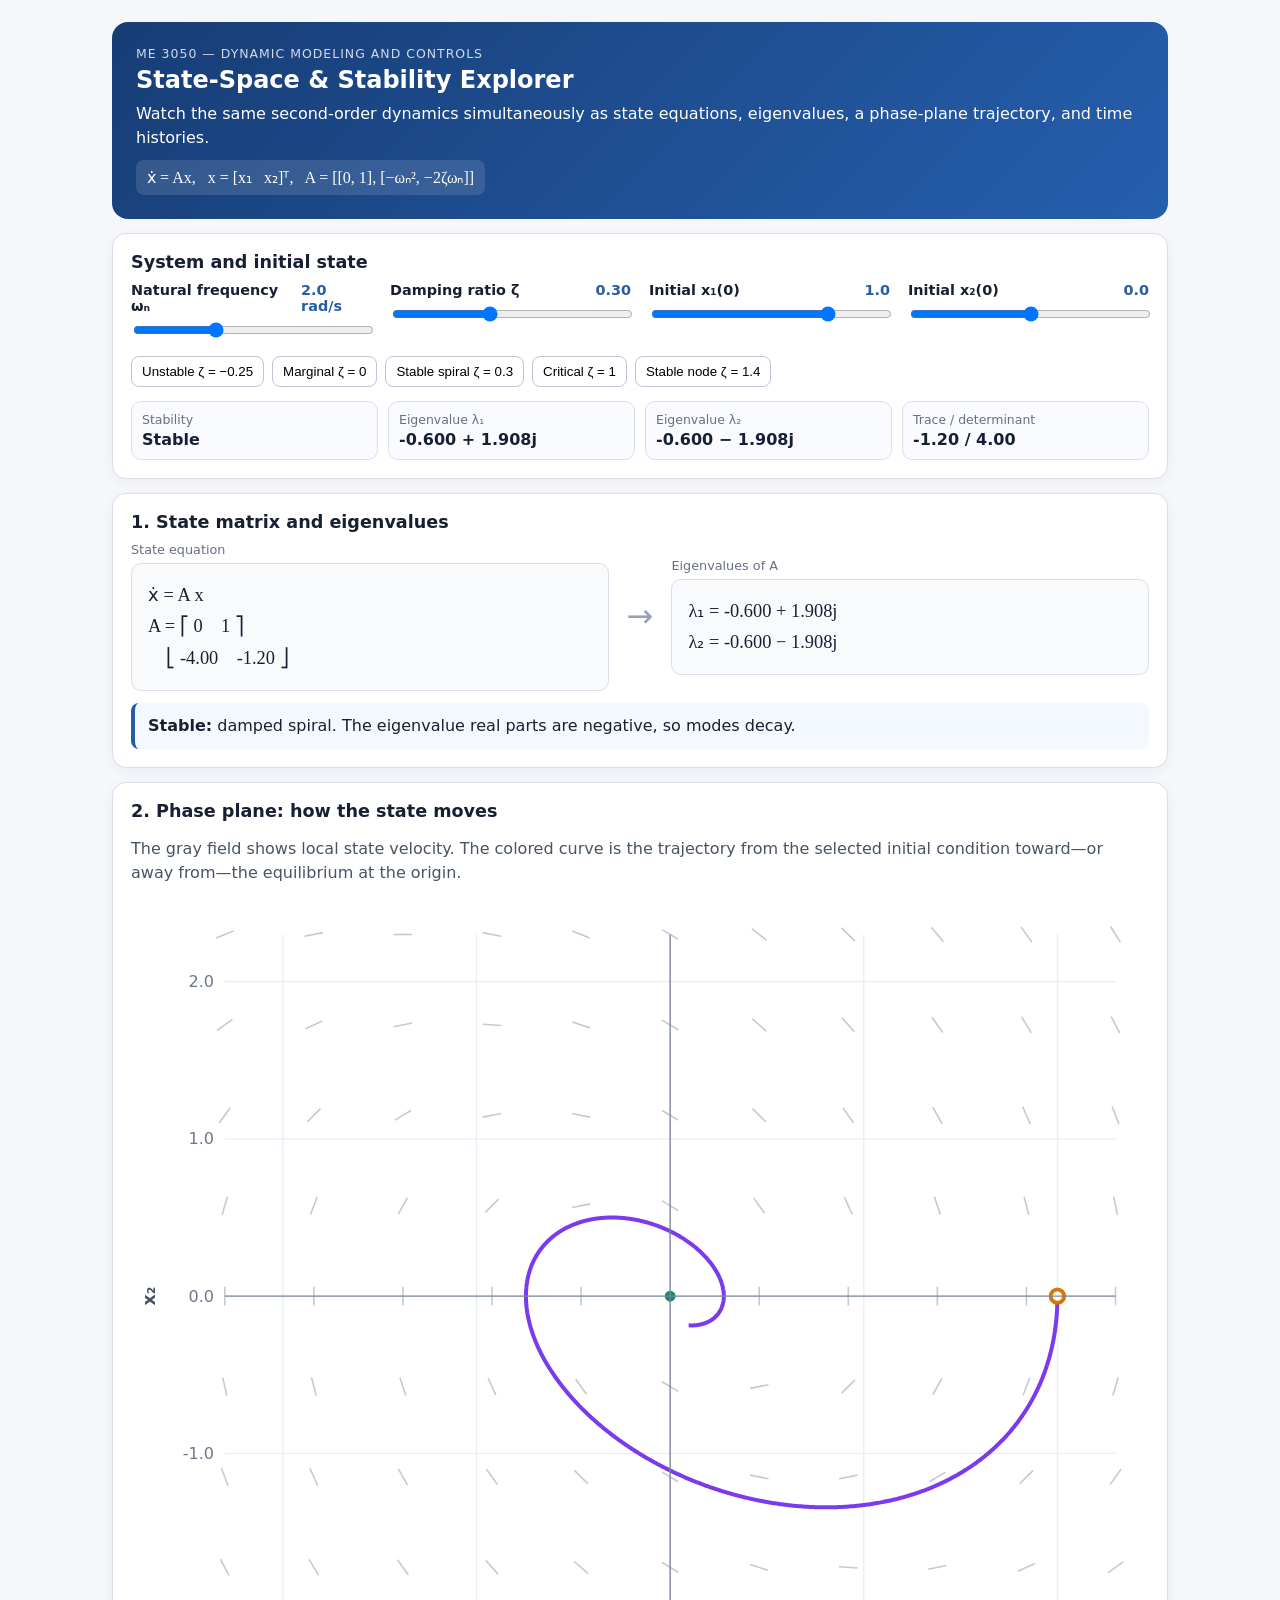
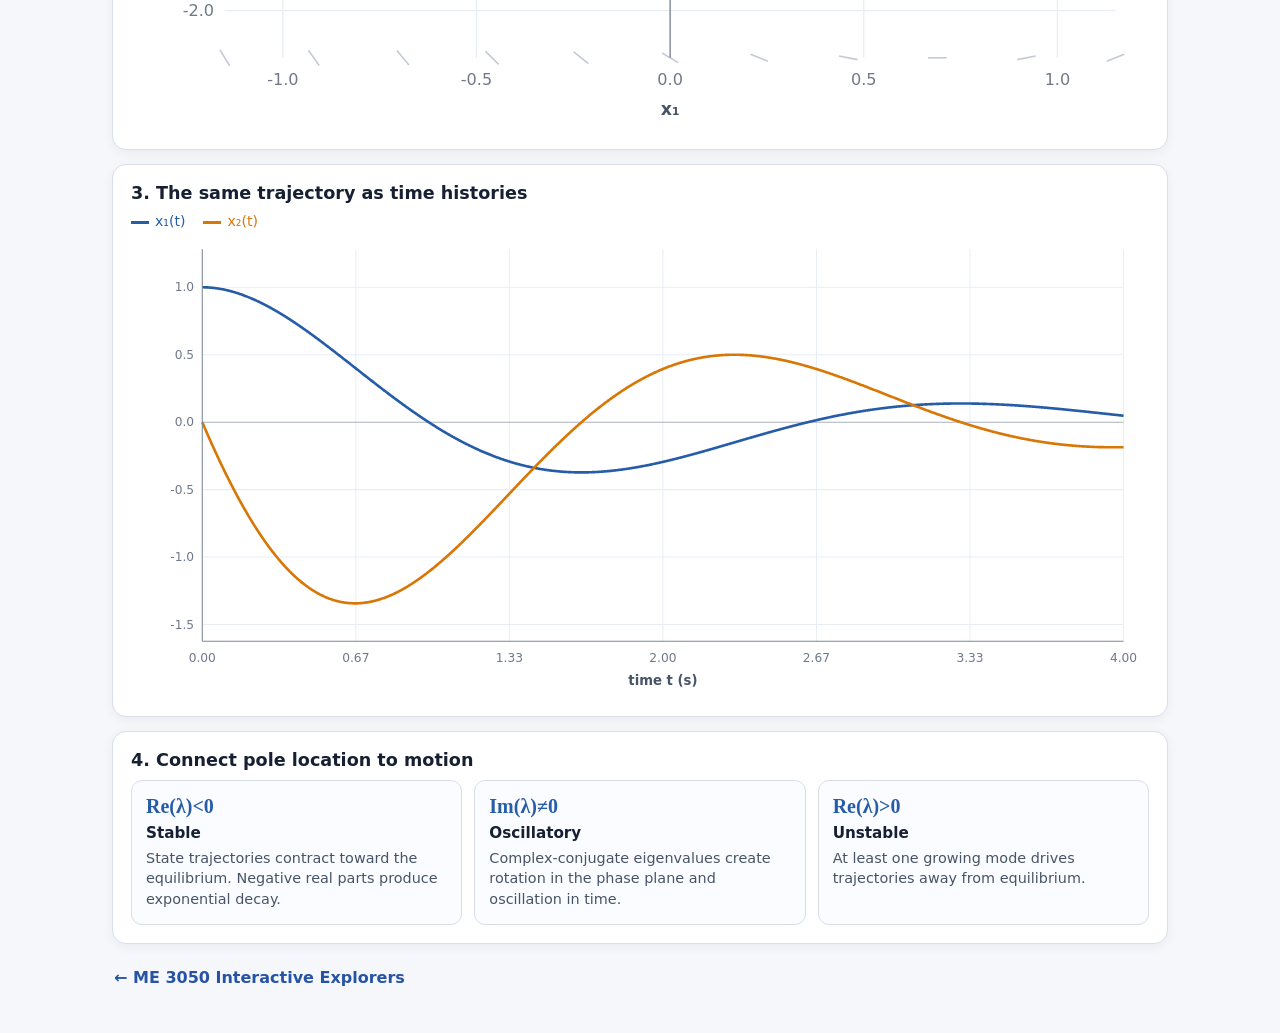
<file: state-space/index.html>
<!DOCTYPE html>
<html lang="en">
<head>
<meta charset="utf-8"><meta name="viewport" content="width=device-width, initial-scale=1">
<title>ME 3050 — State-Space and Stability Explorer</title>
<link rel="stylesheet" href="styles.css">
</head>
<body><main>
<section class="hero">
  <div class="eyebrow">ME 3050 — Dynamic Modeling and Controls</div>
  <h1>State-Space & Stability Explorer</h1>
  <p>Watch the same second-order dynamics simultaneously as state equations, eigenvalues, a phase-plane trajectory, and time histories.</p>
  <div class="equation">ẋ = Ax, &nbsp; x = [x₁ &nbsp; x₂]ᵀ, &nbsp; A = [[0, 1], [−ωₙ², −2ζωₙ]]</div>
</section>

<section class="card">
<h2>System and initial state</h2>
<div class="controls">
 <div class="control"><label for="wn">Natural frequency ωₙ <span class="value" id="wnVal"></span></label><input id="wn" type="range" min="0.5" max="5" step="0.1" value="2"></div>
 <div class="control"><label for="zeta">Damping ratio ζ <span class="value" id="zetaVal"></span></label><input id="zeta" type="range" min="-0.5" max="1.5" step="0.05" value="0.3"></div>
 <div class="control"><label for="x10">Initial x₁(0) <span class="value" id="x10Val"></span></label><input id="x10" type="range" min="-2" max="2" step="0.1" value="1"></div>
 <div class="control"><label for="x20">Initial x₂(0) <span class="value" id="x20Val"></span></label><input id="x20" type="range" min="-4" max="4" step="0.1" value="0"></div>
</div>
<div class="preset-row">
 <button data-z="-0.25">Unstable ζ = −0.25</button><button data-z="0">Marginal ζ = 0</button><button data-z="0.3">Stable spiral ζ = 0.3</button><button data-z="1">Critical ζ = 1</button><button data-z="1.4">Stable node ζ = 1.4</button>
</div>
<div class="stats">
 <div class="stat"><div class="k">Stability</div><div class="v" id="stabilityStat"></div></div>
 <div class="stat"><div class="k">Eigenvalue λ₁</div><div class="v" id="eig1Stat"></div></div>
 <div class="stat"><div class="k">Eigenvalue λ₂</div><div class="v" id="eig2Stat"></div></div>
 <div class="stat"><div class="k">Trace / determinant</div><div class="v" id="traceDetStat"></div></div>
</div>
</section>

<section class="card">
<h2>1. State matrix and eigenvalues</h2>
<div class="matrix-row">
 <div><div class="mini-title">State equation</div><div class="matrix" id="matrixA"></div></div>
 <div class="arrow">→</div>
 <div><div class="mini-title">Eigenvalues of A</div><div class="eigen-box" id="eigenBox"></div></div>
</div>
<div class="takeaway" id="stabilityMessage"></div>
</section>

<section class="card">
<h2>2. Phase plane: how the state moves</h2>
<p class="lead">The gray field shows local state velocity. The colored curve is the trajectory from the selected initial condition toward—or away from—the equilibrium at the origin.</p>
<div class="plot-wrap"><svg id="phasePlot" viewBox="0 0 760 620" role="img" aria-label="State-space phase portrait"></svg></div>
</section>

<section class="card">
<h2>3. The same trajectory as time histories</h2>
<div class="legend"><span class="x1">x₁(t)</span><span class="x2">x₂(t)</span></div>
<div class="plot-wrap"><svg id="timePlot" viewBox="0 0 1000 460" role="img" aria-label="State time histories"></svg></div>
</section>

<section class="card">
<h2>4. Connect pole location to motion</h2>
<div class="concept-grid">
 <div class="concept"><div class="symbol">Re(λ)&lt;0</div><h3>Stable</h3><p>State trajectories contract toward the equilibrium. Negative real parts produce exponential decay.</p></div>
 <div class="concept"><div class="symbol">Im(λ)≠0</div><h3>Oscillatory</h3><p>Complex-conjugate eigenvalues create rotation in the phase plane and oscillation in time.</p></div>
 <div class="concept"><div class="symbol">Re(λ)&gt;0</div><h3>Unstable</h3><p>At least one growing mode drives trajectories away from equilibrium.</p></div>
</div>
</section>
<footer><a href="../">← ME 3050 Interactive Explorers</a></footer>
</main><script src="app.js"></script></body></html>
</file>
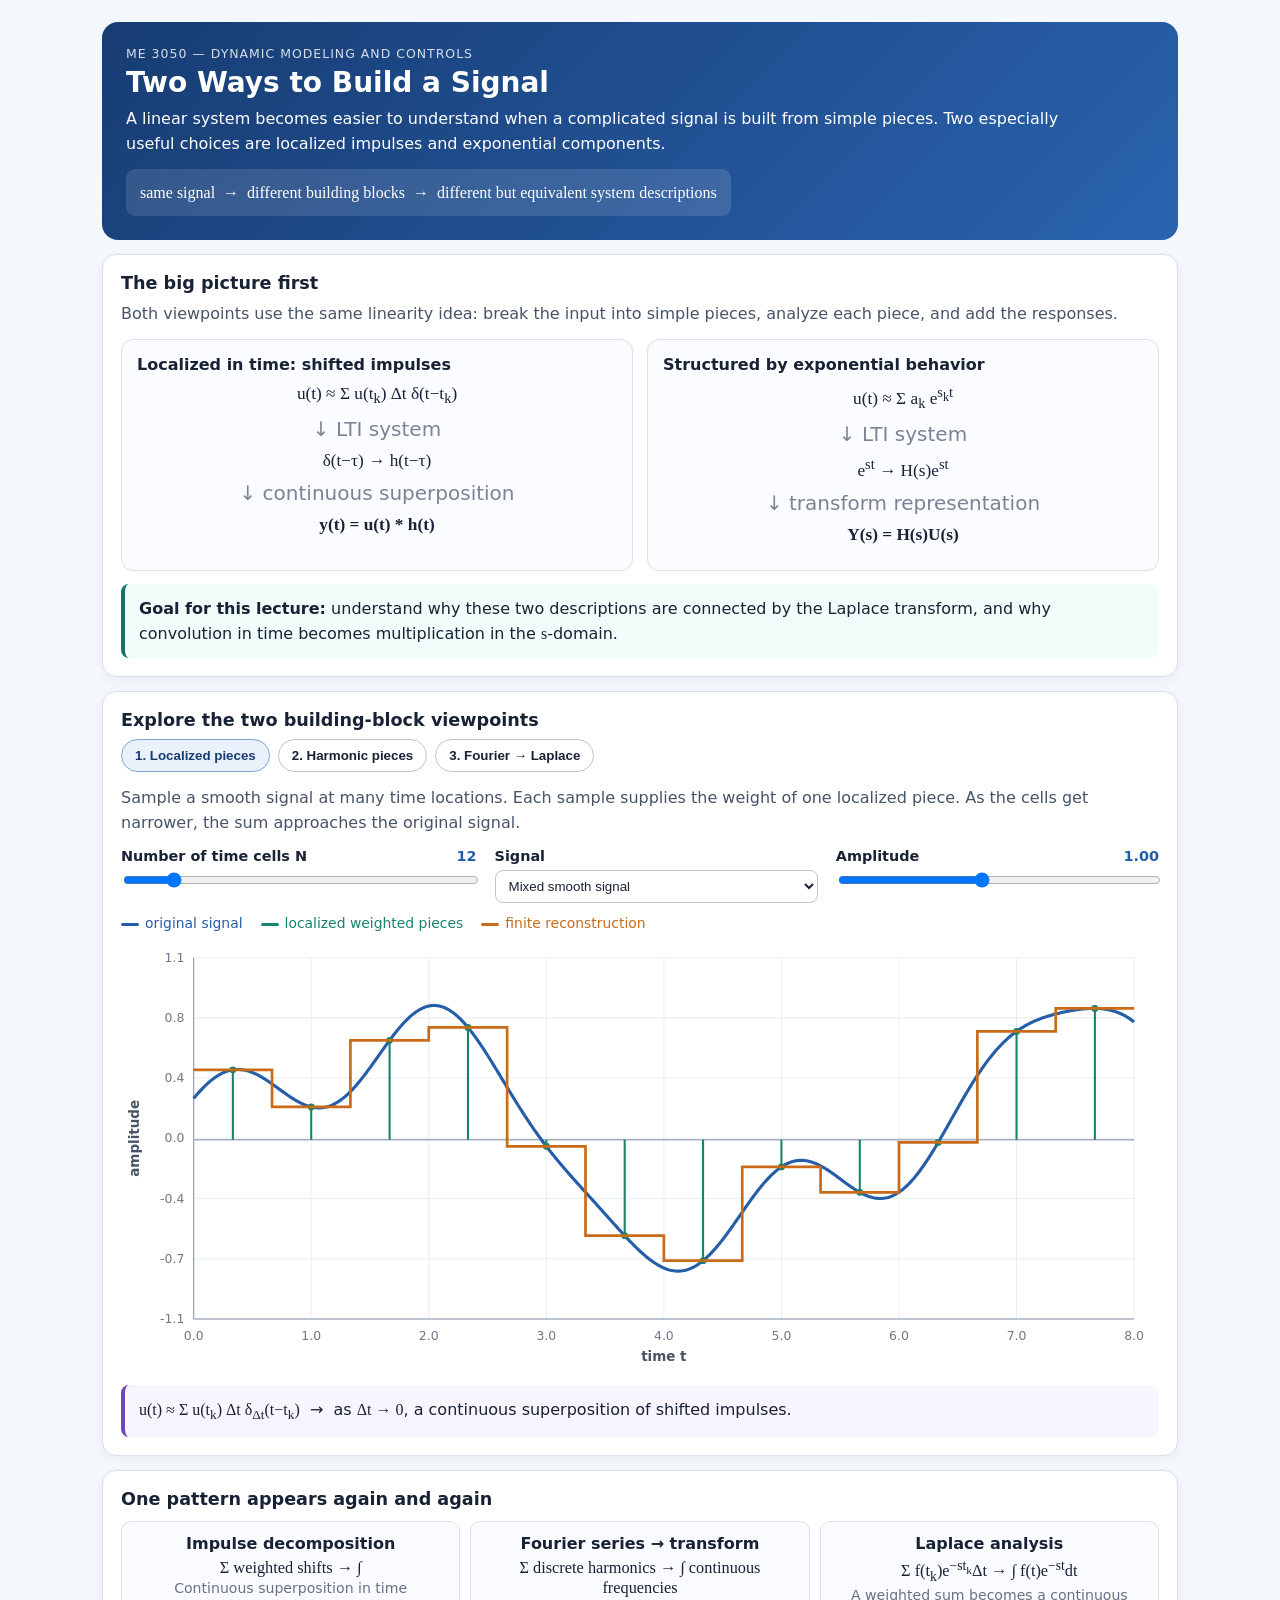
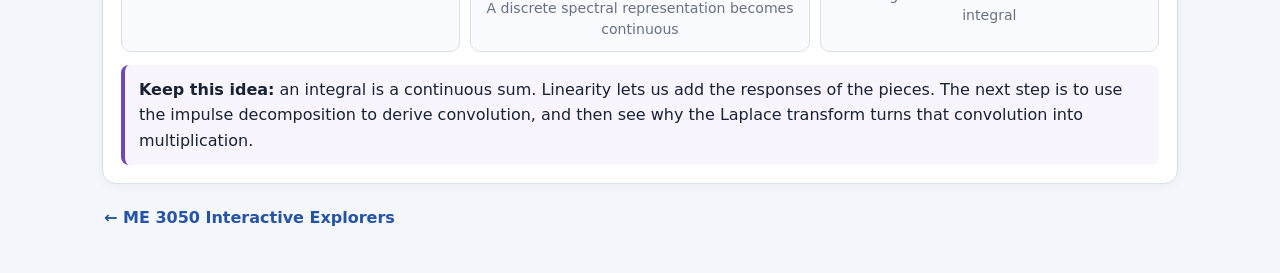
<file: two-building-blocks/index.html>
<!DOCTYPE html>
<html lang="en">
<head>
<meta charset="utf-8">
<meta name="viewport" content="width=device-width, initial-scale=1">
<title>ME 3050 — Two Ways to Build a Signal</title>
<style>
:root{--bg:#f4f7fb;--card:#fff;--ink:#182235;--muted:#667085;--line:#d9e0eb;--grid:#e9eef6;--blue:#245da8;--orange:#c96b18;--purple:#7047b8;--green:#17836c;--red:#b64848;--teal:#12746d}
*{box-sizing:border-box}body{margin:0;background:var(--bg);color:var(--ink);font-family:system-ui,-apple-system,BlinkMacSystemFont,"Segoe UI",sans-serif}main{max-width:1120px;margin:auto;padding:22px}.hero{background:linear-gradient(135deg,#173c73,#2a63af);color:#fff;border-radius:16px;padding:24px}.eyebrow{font-size:.78rem;text-transform:uppercase;letter-spacing:.08em;opacity:.82}.hero h1{margin:5px 0 8px;font-size:1.75rem}.hero p{margin:0;line-height:1.55;max-width:940px}.eq{margin-top:12px;background:rgba(255,255,255,.12);padding:11px 14px;border-radius:9px;font-family:"Cambria Math","Times New Roman",serif;line-height:1.6;display:inline-block}.card{background:var(--card);border:1px solid var(--line);border-radius:14px;padding:18px;margin:14px 0;box-shadow:0 3px 12px rgba(16,24,40,.045)}h2{font-size:1.1rem;margin:0 0 9px}.lead{color:#475467;line-height:1.55;margin:6px 0 12px}.big-grid{display:grid;grid-template-columns:1fr 1fr;gap:14px}.view-card{border:1px solid var(--line);border-radius:12px;padding:15px;background:#fbfcff}.view-card h3{margin:0 0 8px;font-size:1rem}.view-card .formula{font-family:"Cambria Math","Times New Roman",serif;text-align:center;font-size:1.08rem;margin:10px 0}.arrow{font-size:1.25rem;text-align:center;color:#7b8494}.tabs{display:flex;gap:8px;flex-wrap:wrap;margin-bottom:14px}.tab{border:1px solid #bcc6d6;background:#fff;color:var(--ink);border-radius:999px;padding:8px 13px;font-weight:700;cursor:pointer}.tab[aria-selected="true"]{background:#eaf1fb;border-color:#7da2d2;color:#173c73}.panel{display:none}.panel.active{display:block}.controls{display:grid;grid-template-columns:1.1fr 1fr 1fr;gap:14px 18px;margin-bottom:12px}.control label{display:flex;justify-content:space-between;gap:10px;font-size:.9rem;font-weight:650;margin-bottom:6px}.control input,.control select{width:100%}.control select{border:1px solid #bcc6d6;border-radius:8px;padding:7px 9px;background:#fff;color:var(--ink)}.value{color:var(--blue);font-variant-numeric:tabular-nums}.legend{display:flex;gap:18px;flex-wrap:wrap;font-size:.87rem;color:#475467;margin:4px 0 8px}.legend span:before{content:"";display:inline-block;width:18px;height:3px;border-radius:2px;background:currentColor;margin-right:6px;vertical-align:middle}.legend .original{color:var(--blue)}.legend .approx{color:var(--orange)}.legend .sample{color:var(--green)}.legend .component{color:var(--purple)}.legend .weighted{color:var(--red)}.plot-wrap{width:100%;overflow:hidden}svg{display:block;width:100%;height:auto;aspect-ratio:1000/420}.grid{stroke:var(--grid);stroke-width:1}.axis{stroke:#8a94a6;stroke-width:1}.tick{fill:#70798a;font-size:12px}.axislabel{fill:#475467;font-size:13px;font-weight:650}.original-line{fill:none;stroke:var(--blue);stroke-width:3}.approx-line{fill:none;stroke:var(--orange);stroke-width:2.6}.weighted-line{fill:none;stroke:var(--red);stroke-width:2.6}.component-line{fill:none;stroke:var(--purple);stroke-width:1.8;opacity:.6}.sample-line{stroke:var(--green);stroke-width:2}.sample-dot{fill:var(--green)}.envelope-line{fill:none;stroke:var(--orange);stroke-width:2;stroke-dasharray:7 4}.zero{stroke:#a7afbd;stroke-width:1.3}.formula-box{background:#f8f5ff;border-left:4px solid var(--purple);border-radius:8px;padding:12px 14px;line-height:1.58;margin-top:10px}.callout{background:#f0fdfa;border-left:4px solid var(--teal);border-radius:8px;padding:12px 14px;line-height:1.58}.math{font-family:"Cambria Math","Times New Roman",serif}.roadmap{display:grid;grid-template-columns:repeat(3,1fr);gap:10px;margin-top:12px}.road{border:1px solid var(--line);border-radius:10px;background:#fafbfe;padding:12px;text-align:center}.road strong{display:block;margin-bottom:5px}.road .math{font-size:1.02rem}.tiny{font-size:.88rem;color:var(--muted);line-height:1.45}.bridge{display:grid;grid-template-columns:1fr auto 1fr;align-items:center;gap:12px;margin-top:12px}.bridge>div{border:1px solid var(--line);border-radius:10px;padding:12px;background:#fbfcff;text-align:center}.bridge .mid{border:0;background:transparent;font-size:1.4rem;color:#667085}footer{padding:10px 2px 24px}footer a{color:#2653a5;text-decoration:none;font-weight:650}@media(max-width:820px){.big-grid,.controls,.roadmap{grid-template-columns:1fr}.bridge{grid-template-columns:1fr}.bridge .mid{transform:rotate(90deg)}}@media(max-width:540px){main{padding:12px}.hero h1{font-size:1.42rem}}
</style>
</head>
<body>
<main>
<section class="hero">
<div class="eyebrow">ME 3050 — Dynamic Modeling and Controls</div>
<h1>Two Ways to Build a Signal</h1>
<p>A linear system becomes easier to understand when a complicated signal is built from simple pieces. Two especially useful choices are localized impulses and exponential components.</p>
<div class="eq">same signal &nbsp;→&nbsp; different building blocks &nbsp;→&nbsp; different but equivalent system descriptions</div>
</section>

<section class="card">
<h2>The big picture first</h2>
<p class="lead">Both viewpoints use the same linearity idea: break the input into simple pieces, analyze each piece, and add the responses.</p>
<div class="big-grid">
<div class="view-card">
<h3>Localized in time: shifted impulses</h3>
<div class="formula">u(t) ≈ Σ u(t<sub>k</sub>) Δt δ(t−t<sub>k</sub>)</div>
<div class="arrow">↓ LTI system</div>
<div class="formula">δ(t−τ) → h(t−τ)</div>
<div class="arrow">↓ continuous superposition</div>
<div class="formula"><strong>y(t) = u(t) * h(t)</strong></div>
</div>
<div class="view-card">
<h3>Structured by exponential behavior</h3>
<div class="formula">u(t) ≈ Σ a<sub>k</sub> e<sup>s<sub>k</sub>t</sup></div>
<div class="arrow">↓ LTI system</div>
<div class="formula">e<sup>st</sup> → H(s)e<sup>st</sup></div>
<div class="arrow">↓ transform representation</div>
<div class="formula"><strong>Y(s) = H(s)U(s)</strong></div>
</div>
</div>
<div class="callout" style="margin-top:13px"><strong>Goal for this lecture:</strong> understand why these two descriptions are connected by the Laplace transform, and why convolution in time becomes multiplication in the <span class="math">s</span>-domain.</div>
</section>

<section class="card">
<h2>Explore the two building-block viewpoints</h2>
<div class="tabs" role="tablist" aria-label="Building-block viewpoints">
<button class="tab" id="tabImpulse" role="tab" aria-selected="true" aria-controls="impulsePanel">1. Localized pieces</button>
<button class="tab" id="tabFourier" role="tab" aria-selected="false" aria-controls="fourierPanel">2. Harmonic pieces</button>
<button class="tab" id="tabLaplace" role="tab" aria-selected="false" aria-controls="laplacePanel">3. Fourier → Laplace</button>
</div>

<div id="impulsePanel" class="panel active" role="tabpanel" aria-labelledby="tabImpulse">
<p class="lead">Sample a smooth signal at many time locations. Each sample supplies the weight of one localized piece. As the cells get narrower, the sum approaches the original signal.</p>
<div class="controls">
<div class="control"><label for="impN">Number of time cells N <span class="value" id="impNVal"></span></label><input id="impN" type="range" min="5" max="60" step="1" value="12"></div>
<div class="control"><label for="impShape">Signal</label><select id="impShape"><option value="mixed">Mixed smooth signal</option><option value="damped">Damped oscillation</option><option value="bumps">Two smooth bumps</option></select></div>
<div class="control"><label for="impScale">Amplitude <span class="value" id="impScaleVal"></span></label><input id="impScale" type="range" min="0.6" max="1.5" step="0.05" value="1"></div>
</div>
<div class="legend"><span class="original">original signal</span><span class="sample">localized weighted pieces</span><span class="approx">finite reconstruction</span></div>
<div class="plot-wrap"><svg id="impulsePlot" viewBox="0 0 1000 420" role="img" aria-label="Signal approximated by localized weighted pieces"></svg></div>
<div class="formula-box"><span class="math">u(t) ≈ Σ u(t<sub>k</sub>) Δt δ<sub>Δt</sub>(t−t<sub>k</sub>)</span> &nbsp;→&nbsp; as <span class="math">Δt → 0</span>, a continuous superposition of shifted impulses.</div>
</div>

<div id="fourierPanel" class="panel" role="tabpanel" aria-labelledby="tabFourier">
<p class="lead">A periodic signal can also be built from global oscillatory pieces. Increase the number of harmonics and watch the Fourier-series reconstruction improve.</p>
<div class="controls">
<div class="control"><label for="harmN">Number of harmonics N <span class="value" id="harmNVal"></span></label><input id="harmN" type="range" min="1" max="25" step="1" value="4"></div>
<div class="control"><label for="harmShape">Periodic signal</label><select id="harmShape"><option value="square">Square-like wave</option><option value="triangle">Triangle wave</option><option value="smooth">Smooth periodic signal</option></select></div>
<div class="control"><label for="showComponents">Show first harmonic</label><select id="showComponents"><option value="yes">Yes</option><option value="no">No</option></select></div>
</div>
<div class="legend"><span class="original">target periodic signal</span><span class="approx">Fourier reconstruction</span><span class="component">first harmonic component</span></div>
<div class="plot-wrap"><svg id="fourierPlot" viewBox="0 0 1000 420" role="img" aria-label="Fourier series reconstruction using harmonic components"></svg></div>
<div class="formula-box"><span class="math">f<sub>N</sub>(t) = a<sub>0</sub>/2 + Σ[a<sub>n</sub>cos(nω<sub>0</sub>t)+b<sub>n</sub>sin(nω<sub>0</sub>t)]</span><br><span class="tiny">The same idea can be written with complex exponentials: <span class="math">f(t) ≈ Σ c<sub>k</sub>e<sup>jkω<sub>0</sub>t</sup></span>. Fourier series uses <strong>discrete harmonic frequencies</strong>.</span></div>
</div>

<div id="laplacePanel" class="panel" role="tabpanel" aria-labelledby="tabLaplace">
<p class="lead">Fourier transform extends the harmonic idea from discrete frequencies to a continuum. Laplace then extends the kernel from purely oscillatory <span class="math">e<sup>−jωt</sup></span> to complex exponential <span class="math">e<sup>−(σ+jω)t</sup></span>.</p>
<div class="controls">
<div class="control"><label for="sigma">Exponential weighting σ <span class="value" id="sigmaVal"></span></label><input id="sigma" type="range" min="0" max="1.2" step="0.05" value="0"></div>
<div class="control"><label for="omega">Example frequency ω <span class="value" id="omegaVal"></span></label><input id="omega" type="range" min="0.5" max="6" step="0.1" value="2.5"></div>
<div class="control"><label for="lapSignal">Signal</label><select id="lapSignal"><option value="persistent">Persistent mixed oscillation</option><option value="decay">Naturally decaying oscillation</option><option value="pulse">Finite pulse-like signal</option></select></div>
</div>
<div class="legend"><span class="original">f(t)</span><span class="weighted">f(t)e<sup>−σt</sup></span><span class="approx">envelope e<sup>−σt</sup></span></div>
<div class="plot-wrap"><svg id="laplacePlot" viewBox="0 0 1000 420" role="img" aria-label="Fourier to Laplace exponential weighting view"></svg></div>
<div class="bridge">
<div><strong>Fourier transform</strong><div class="math">σ = 0</div><div class="math">F(jω)=∫ f(t)e<sup>−jωt</sup>dt</div></div>
<div class="mid">→</div>
<div><strong>Laplace transform</strong><div class="math">s = σ + jω</div><div class="math">F(s)=∫ f(t)e<sup>−σt</sup>e<sup>−jωt</sup>dt</div></div>
</div>
<div class="callout" style="margin-top:13px"><strong>Useful viewpoint:</strong> along a fixed <span class="math">σ</span>, the Laplace transform is Fourier-like analysis of the exponentially weighted signal <span class="math">f(t)e<sup>−σt</sup></span>. The full Laplace transform is more general than the Fourier transform because <span class="math">s</span> can move away from the imaginary axis.</div>
</div>
</section>

<section class="card">
<h2>One pattern appears again and again</h2>
<div class="roadmap">
<div class="road"><strong>Impulse decomposition</strong><div class="math">Σ weighted shifts → ∫</div><div class="tiny">Continuous superposition in time</div></div>
<div class="road"><strong>Fourier series → transform</strong><div class="math">Σ discrete harmonics → ∫ continuous frequencies</div><div class="tiny">A discrete spectral representation becomes continuous</div></div>
<div class="road"><strong>Laplace analysis</strong><div class="math">Σ f(t<sub>k</sub>)e<sup>−st<sub>k</sub></sup>Δt → ∫ f(t)e<sup>−st</sup>dt</div><div class="tiny">A weighted sum becomes a continuous integral</div></div>
</div>
<div class="formula-box" style="margin-top:13px"><strong>Keep this idea:</strong> an integral is a continuous sum. Linearity lets us add the responses of the pieces. The next step is to use the impulse decomposition to derive convolution, and then see why the Laplace transform turns that convolution into multiplication.</div>
</section>

<footer><a href="../">← ME 3050 Interactive Explorers</a></footer>
</main>
<script>
(()=>{"use strict";
const NS="http://www.w3.org/2000/svg",$=id=>document.getElementById(id);function E(tag,attrs={},text=null){const e=document.createElementNS(NS,tag);for(const[k,v]of Object.entries(attrs))e.setAttribute(k,v);if(text!==null)e.textContent=text;return e}function clear(svg){while(svg.firstChild)svg.removeChild(svg.firstChild)}function fmt(v,d=2){return Number(Math.abs(v)<1e-12?0:v).toFixed(d)}
const tabs=[[$("tabImpulse"),$("impulsePanel")],[$("tabFourier"),$("fourierPanel")],[$("tabLaplace"),$("laplacePanel")]];tabs.forEach(([b,p])=>b.addEventListener("click",()=>{tabs.forEach(([bb,pp])=>{bb.setAttribute("aria-selected","false");pp.classList.remove("active")});b.setAttribute("aria-selected","true");p.classList.add("active")}));
function axes(svg,x0,x1,y0,y1,xlab,ylab){clear(svg);const W=1000,H=420,l=70,r=24,t=18,b=54,pw=W-l-r,ph=H-t-b,x=v=>l+(v-x0)/(x1-x0)*pw,y=v=>t+(y1-v)/(y1-y0)*ph;for(let i=0;i<=8;i++){const xv=x0+(x1-x0)*i/8;svg.appendChild(E("line",{x1:x(xv),y1:t,x2:x(xv),y2:H-b,class:"grid"}));svg.appendChild(E("text",{x:x(xv),y:H-b+20,"text-anchor":"middle",class:"tick"},fmt(xv,1)))}for(let i=0;i<=6;i++){const yv=y0+(y1-y0)*i/6;svg.appendChild(E("line",{x1:l,y1:y(yv),x2:W-r,y2:y(yv),class:"grid"}));svg.appendChild(E("text",{x:l-9,y:y(yv)+4,"text-anchor":"end",class:"tick"},fmt(yv,1)))}if(y0<0&&y1>0)svg.appendChild(E("line",{x1:l,y1:y(0),x2:W-r,y2:y(0),class:"zero"}));svg.appendChild(E("line",{x1:l,y1:t,x2:l,y2:H-b,class:"axis"}));svg.appendChild(E("line",{x1:l,y1:H-b,x2:W-r,y2:H-b,class:"axis"}));svg.appendChild(E("text",{x:(l+W-r)/2,y:H-13,"text-anchor":"middle",class:"axislabel"},xlab));svg.appendChild(E("text",{x:17,y:(t+H-b)/2,"text-anchor":"middle",class:"axislabel",transform:`rotate(-90 17 ${(t+H-b)/2})`},ylab));return{x,y,W,H,l,r,t,b}}
function path(svg,map,fn,x0,x1,cls,n=1000){let d="";for(let i=0;i<=n;i++){const xx=x0+(x1-x0)*i/n,yy=fn(xx);d+=(i?"L":"M")+map.x(xx)+","+map.y(yy)}svg.appendChild(E("path",{d,class:cls}))}
const impN=$("impN"),impShape=$("impShape"),impScale=$("impScale"),impulsePlot=$("impulsePlot");function impFun(t){const s=+impScale.value;if(impShape.value==="damped")return s*1.1*Math.exp(-.18*t)*Math.sin(2*t);if(impShape.value==="bumps")return s*(1.05*Math.exp(-.5*((t-2.1)/.72)**2)-.72*Math.exp(-.5*((t-5.4)/.9)**2)+.08);return s*(.65*Math.sin(1.05*t)+.28*Math.cos(2.45*t+.4)+.12*Math.sin(4.0*t))}function drawImpulse(){const N=+impN.value,T0=0,T1=8,dt=(T1-T0)/N;$("impNVal").textContent=N;$("impScaleVal").textContent=fmt(+impScale.value,2);let ymin=0,ymax=0;for(let i=0;i<1000;i++){const v=impFun(T0+(T1-T0)*i/999);ymin=Math.min(ymin,v);ymax=Math.max(ymax,v)}const pad=.18*(ymax-ymin||1);ymin-=pad;ymax+=pad;const m=axes(impulsePlot,T0,T1,ymin,ymax,"time t","amplitude");path(impulsePlot,m,impFun,T0,T1,"original-line");let stair="";for(let k=0;k<N;k++){const a=T0+k*dt,b=a+dt,tau=(a+b)/2,v=impFun(tau),xx=m.x(tau);impulsePlot.appendChild(E("line",{x1:xx,y1:m.y(0),x2:xx,y2:m.y(v),class:"sample-line"}));impulsePlot.appendChild(E("circle",{cx:xx,cy:m.y(v),r:3.3,class:"sample-dot"}));stair+=(k?"L":"M")+m.x(a)+","+m.y(v)+"L"+m.x(b)+","+m.y(v)}impulsePlot.appendChild(E("path",{d:stair,class:"approx-line"}))}
[impN,impShape,impScale].forEach(el=>el.addEventListener("input",drawImpulse));
const harmN=$("harmN"),harmShape=$("harmShape"),showComponents=$("showComponents"),fourierPlot=$("fourierPlot");const P=2*Math.PI;function target(theta){theta=((theta+Math.PI)%(2*Math.PI)+2*Math.PI)%(2*Math.PI)-Math.PI;if(harmShape.value==="square")return Math.tanh(8*Math.sin(theta));if(harmShape.value==="triangle")return 2/Math.PI*Math.asin(Math.sin(theta));return .75*Math.sin(theta)+.3*Math.cos(2*theta)-.18*Math.sin(3*theta)}function coeffs(N){const M=2400;let a0=0,a=[],b=[];for(let n=1;n<=N;n++){a[n]=0;b[n]=0}for(let i=0;i<M;i++){const th=-Math.PI+P*(i+.5)/M,v=target(th);a0+=v;for(let n=1;n<=N;n++){a[n]+=v*Math.cos(n*th);b[n]+=v*Math.sin(n*th)}}a0*=2/M;for(let n=1;n<=N;n++){a[n]*=2/M;b[n]*=2/M}return{a0,a,b}}function drawFourier(){const N=+harmN.value;$("harmNVal").textContent=N;const c=coeffs(N),recon=th=>{let s=c.a0/2;for(let n=1;n<=N;n++)s+=c.a[n]*Math.cos(n*th)+c.b[n]*Math.sin(n*th);return s},first=th=>c.a0/2+c.a[1]*Math.cos(th)+c.b[1]*Math.sin(th);const m=axes(fourierPlot,-Math.PI,3*Math.PI,-1.45,1.45,"phase / time","amplitude");path(fourierPlot,m,target,-Math.PI,3*Math.PI,"original-line");path(fourierPlot,m,recon,-Math.PI,3*Math.PI,"approx-line");if(showComponents.value==="yes")path(fourierPlot,m,first,-Math.PI,3*Math.PI,"component-line")}
[harmN,harmShape,showComponents].forEach(el=>el.addEventListener("input",drawFourier));
const sigma=$("sigma"),omega=$("omega"),lapSignal=$("lapSignal"),laplacePlot=$("laplacePlot");function lapFun(t){if(lapSignal.value==="decay")return 1.05*Math.exp(-.18*t)*Math.cos(2.2*t)+.25*Math.exp(-.18*t)*Math.sin(4.1*t);if(lapSignal.value==="pulse")return Math.exp(-.5*((t-2.1)/.65)**2)-.55*Math.exp(-.5*((t-5.0)/.85)**2);return .72*Math.cos(2.0*t)+.3*Math.cos(4.3*t+.5)}function drawLaplace(){const sg=+sigma.value,om=+omega.value;$("sigmaVal").textContent=fmt(sg,2);$("omegaVal").textContent=fmt(om,1);const T0=0,T1=10,m=axes(laplacePlot,T0,T1,-1.55,1.55,"time t","amplitude");path(laplacePlot,m,lapFun,T0,T1,"original-line");path(laplacePlot,m,t=>lapFun(t)*Math.exp(-sg*t),T0,T1,"weighted-line");path(laplacePlot,m,t=>Math.exp(-sg*t),T0,T1,"envelope-line");path(laplacePlot,m,t=>-Math.exp(-sg*t),T0,T1,"envelope-line");const y=1.32;laplacePlot.appendChild(E("text",{x:m.x(.25),y:m.y(y),class:"axislabel"},`kernel example: e^(−${fmt(sg,2)}t) · cos(${fmt(om,1)}t)`))}
[sigma,omega,lapSignal].forEach(el=>el.addEventListener("input",drawLaplace));drawImpulse();drawFourier();drawLaplace();
})();
</script>
</body>
</html>
</file>
<file: damping-poles-response/styles.css>
:root{
  font-family:system-ui,-apple-system,BlinkMacSystemFont,"Segoe UI",sans-serif;
  color:#172033;
  background:#f5f7fb;
  --purple:#4f2683;
  --purple2:#6d43a3;
  --ink:#172033;
  --muted:#667085;
  --border:#d9deea;
  --grid:#e9edf5;
  --gold:#d99b20;
  --green:#2f7d57;
  --red:#b54747;
}
*{box-sizing:border-box}
body{margin:0;background:#f5f7fb}
main{max-width:1180px;margin:0 auto;padding:28px 20px 42px}
.hero{background:linear-gradient(135deg,#43206f,#68409b);color:white;border-radius:18px;padding:28px 30px;margin-bottom:18px;box-shadow:0 8px 24px rgba(43,28,74,.14)}
.eyebrow{font-size:.78rem;font-weight:800;letter-spacing:.08em;text-transform:uppercase;opacity:.84;margin-bottom:6px}
.hero h1{margin:0 0 8px;font-size:clamp(1.75rem,4vw,2.55rem);line-height:1.12}
.hero p{margin:0 0 16px;line-height:1.55;font-size:1.04rem;max-width:800px}
.equation{display:inline-block;background:rgba(255,255,255,.12);padding:11px 14px;border-radius:10px;font-weight:700;letter-spacing:.01em}
.fixed{margin-top:9px;font-size:.9rem;opacity:.88}
.card{background:white;border:1px solid var(--border);border-radius:16px;padding:20px 22px;margin:16px 0;box-shadow:0 4px 16px rgba(16,24,40,.05)}
.card h2{margin:0 0 8px;font-size:1.18rem}
.card p{color:var(--muted);line-height:1.55}
.control-card{padding:22px}
.control-head{display:flex;gap:20px;justify-content:space-between;align-items:flex-start}
.control-head p{margin:4px 0 0}
.regime-badge{white-space:nowrap;border-radius:999px;padding:7px 11px;font-weight:800;font-size:.85rem;background:#f1ecf7;color:var(--purple)}
.slider-label{display:flex;align-items:center;justify-content:space-between;margin-top:20px;font-weight:750;color:var(--ink)}
.value{display:inline-block;background:#f1ecf7;color:var(--purple);border-radius:8px;padding:4px 9px;font-variant-numeric:tabular-nums}
input[type="range"]{width:100%;accent-color:var(--purple);margin:12px 0 4px}
.range-labels{display:flex;justify-content:space-between;color:#8a93a3;font-size:.8rem;padding:0 2px}
.preset-row{display:flex;flex-wrap:wrap;gap:8px;margin-top:16px}
button{appearance:none;border:1px solid #cfd5e1;background:#fff;color:#344054;border-radius:9px;padding:8px 11px;font-weight:700;cursor:pointer}
button:hover{border-color:#8e72b5;background:#f8f5fb}
button.active{background:var(--purple);color:white;border-color:var(--purple)}
.stats{display:grid;grid-template-columns:repeat(4,minmax(0,1fr));gap:10px;margin-top:18px}
.stat{border:1px solid #e3e7ef;border-radius:11px;padding:12px 13px;background:#fafbfc;min-width:0}
.stat .k{font-size:.76rem;color:#7b8494;font-weight:750;text-transform:uppercase;letter-spacing:.035em;margin-bottom:5px}
.stat .v{font-size:1rem;font-weight:800;color:#24324a;line-height:1.35}
.stat .compact{font-size:.9rem}
.two-column{display:grid;grid-template-columns:1fr 1fr;gap:16px}
.two-column .card{margin:0}
.lead{margin:0 0 10px}
.plot-wrap{width:100%;overflow:hidden;border:1px solid #edf0f5;background:#fcfdff;border-radius:12px}
.plot-wrap svg{display:block;width:100%;height:auto}
.plot-legend{display:flex;flex-wrap:wrap;gap:12px 16px;margin-top:10px;color:#667085;font-size:.78rem;font-weight:650}
.plot-legend span{display:inline-flex;align-items:center;gap:6px}
.plot-legend i{display:inline-block;width:18px;height:3px;border-radius:3px;background:#999}
.current-swatch,.response-swatch{background:var(--purple)!important}
.track-swatch{background:#b9a9cc!important;border-top:1px dashed #b9a9cc}
.critical-swatch{background:var(--gold)!important}
.reference-swatch{background:#8a93a3!important}
.steady-swatch{background:var(--green)!important}
.insight-card{border-left:6px solid var(--purple);background:#faf8fd}
.insight-tag{font-size:.72rem;font-weight:850;letter-spacing:.08em;color:var(--purple);margin-bottom:5px}
.insight-card h2{font-size:1.25rem}
.insight-text{margin:5px 0 10px;color:#475467!important}
.insight-equation{font-weight:800;color:#33214e;background:white;border:1px solid #e2d9ed;border-radius:10px;padding:11px 13px;display:inline-block}
.critical-grid{display:grid;grid-template-columns:repeat(3,1fr);gap:12px;margin-top:14px}
.critical-step{display:flex;gap:10px;border:1px solid #e3e7ef;border-radius:12px;padding:14px;background:#fafbfc}
.critical-step.emphasis{border-color:#cdb8e4;background:#f7f1fb}
.num{flex:0 0 28px;width:28px;height:28px;border-radius:50%;display:grid;place-items:center;background:#ece7f5;color:var(--purple);font-weight:850}
.critical-step p{margin:4px 0 0;font-size:.9rem}
.takeaway{margin-top:16px;background:#f3f0f7;border-left:5px solid var(--purple);padding:14px 16px;border-radius:8px}
.takeaway strong{display:block;color:var(--purple);margin-bottom:4px}
.takeaway span{color:#475467}
.try-card ol{margin:10px 0 0 20px;padding:0;color:#475467}
.try-card li{margin:7px 0;line-height:1.45}
footer{margin-top:20px;text-align:center}
footer a{color:var(--purple);font-weight:700;text-decoration:none}
.axis{stroke:#526071;stroke-width:1.35}
.grid{stroke:var(--grid);stroke-width:1}
.ticktext{fill:#7a8494;font-size:12px}
.axislabel{fill:#475467;font-size:13px;font-weight:700}
.response-line{fill:none;stroke:var(--purple);stroke-width:4;stroke-linecap:round;stroke-linejoin:round}
.reference-line{fill:none;stroke:#8a93a3;stroke-width:2.5;stroke-dasharray:9 7}
.steady-line{stroke:var(--green);stroke-width:2;stroke-dasharray:5 6}
.pole-track{fill:none;stroke:#b8a7cc;stroke-width:2;stroke-dasharray:5 5}
.real-track{stroke:#c8bdd7;stroke-width:2;stroke-dasharray:5 5}
.pole{stroke:var(--purple);stroke-width:4;stroke-linecap:round}
.pole-label{fill:var(--purple);font-size:13px;font-weight:800}
.critical-dot{fill:var(--gold);stroke:white;stroke-width:2}
.critical-label{fill:#996b13;font-size:12px;font-weight:800}
.imag-note{fill:#596579;font-size:12px;font-weight:700}
@media(max-width:850px){
  .two-column{grid-template-columns:1fr}
  .stats{grid-template-columns:repeat(2,1fr)}
  .critical-grid{grid-template-columns:1fr}
}
@media(max-width:560px){
  main{padding:16px 12px 30px}
  .hero{padding:22px 18px}
  .control-head{display:block}
  .regime-badge{display:inline-block;margin-top:10px}
  .stats{grid-template-columns:1fr}
  .slider-label{align-items:flex-end;gap:10px}
}
</file>
<file: first-order-response/styles.css>
:root{
  --bg:#f5f7fb;--card:#fff;--ink:#172033;--muted:#667085;--line:#d9deea;--grid:#e9edf5;
  --blue:#2653a5;--orange:#d97706;--green:#15956b;--purple:#7c3aed;
}
*{box-sizing:border-box}
body{margin:0;font-family:system-ui,-apple-system,BlinkMacSystemFont,"Segoe UI",sans-serif;background:var(--bg);color:var(--ink)}
main{max-width:1120px;margin:0 auto;padding:22px}
.hero{background:linear-gradient(135deg,#173d75,#265fae);color:#fff;border-radius:16px;padding:24px 26px;margin-bottom:16px}
.eyebrow{font-size:.82rem;font-weight:750;letter-spacing:.04em;text-transform:uppercase;opacity:.9}
.hero h1{margin:5px 0 8px;font-size:clamp(1.55rem,3vw,2.1rem)}
.hero p{margin:0 0 10px;line-height:1.55;max-width:820px}
.equation{display:inline-block;padding:7px 11px;border-radius:8px;background:rgba(255,255,255,.13);font-family:"Cambria Math","Times New Roman",serif;font-size:1.08rem}
.card{background:var(--card);border:1px solid var(--line);border-radius:14px;padding:18px;margin:14px 0;box-shadow:0 3px 12px rgba(16,24,40,.05)}
.card h2{font-size:1.12rem;margin:0 0 12px}
.lead{color:#475467;line-height:1.55;margin:0 0 14px}
.controls{display:grid;grid-template-columns:repeat(4,minmax(160px,1fr));gap:14px 18px}
.control label{display:flex;justify-content:space-between;gap:8px;font-size:.91rem;font-weight:650;margin-bottom:6px}
.value{color:var(--blue);font-variant-numeric:tabular-nums}
input[type=range]{width:100%}
.stats{display:grid;grid-template-columns:repeat(4,minmax(0,1fr));gap:10px;margin-top:14px}
.stat{border:1px solid var(--line);border-radius:10px;padding:10px 12px;background:#fafbfe}
.stat .k{font-size:.78rem;color:var(--muted);margin-bottom:3px}
.stat .v{font-weight:750;font-variant-numeric:tabular-nums}
.plot-wrap{width:100%;overflow:hidden}
svg{width:100%;height:auto;display:block}
.axis{stroke:#7d8698;stroke-width:1}.grid{stroke:var(--grid);stroke-width:1}.zero{stroke:#aab1bf;stroke-width:1}
.tick{fill:#70798a;font-size:12px}.label{fill:#475467;font-size:13px;font-weight:650}
.input-line{fill:none;stroke:var(--orange);stroke-width:2.2}.output-line{fill:none;stroke:var(--blue);stroke-width:3}.steady-line{fill:none;stroke:var(--green);stroke-width:1.7;stroke-dasharray:7 5}
.tau-line{stroke:#98a2b3;stroke-width:1.2;stroke-dasharray:4 5}.tau-point{fill:#fff;stroke:var(--purple);stroke-width:2.3}
.normal-line{fill:none;stroke:var(--purple);stroke-width:3}
.legend{display:flex;flex-wrap:wrap;gap:12px 18px;margin:4px 0 10px;font-size:.88rem;color:#475467}
.legend span::before{content:"";display:inline-block;width:18px;height:3px;vertical-align:middle;margin-right:6px;border-radius:2px;background:currentColor}
.legend .input{color:var(--orange)}.legend .output{color:var(--blue)}.legend .steady{color:var(--green)}
.formula-box{margin-top:10px;padding:12px 14px;border:1px solid #d8def0;border-radius:10px;background:#f8faff}
.formula-title{font-size:.8rem;color:var(--muted);font-weight:700;margin-bottom:4px}
.formula{font-family:"Cambria Math","Times New Roman",serif;font-size:1.08rem}
.tau-grid{display:grid;grid-template-columns:repeat(5,minmax(0,1fr));gap:9px;margin:12px 0 6px}
.tau-item{border:1px solid var(--line);border-radius:10px;padding:10px;background:#fbfcff;text-align:center}
.tau-item strong{display:block;font-size:1.1rem;color:var(--purple)}
.tau-item span{display:block;font-size:.86rem;font-weight:700;margin:3px 0}
.tau-item small{display:block;color:var(--muted);line-height:1.3}
.concept-grid{display:grid;grid-template-columns:repeat(3,minmax(0,1fr));gap:12px}
.concept{border:1px solid var(--line);border-radius:12px;padding:14px;background:#fbfcff}
.concept-symbol{width:38px;height:38px;border-radius:10px;display:grid;place-items:center;background:#eef4ff;color:#214f91;font-family:"Cambria Math","Times New Roman",serif;font-size:1.2rem;font-weight:700}
.concept h3{margin:9px 0 5px;font-size:.98rem}.concept p{margin:0;color:#475467;line-height:1.48;font-size:.9rem}
.takeaway{margin-top:12px;border-left:4px solid var(--purple);background:#f8f5ff;padding:11px 13px;border-radius:8px;line-height:1.55}
footer{padding:8px 2px 22px}footer a{color:#214f91;text-decoration:none;font-weight:650}
@media(max-width:820px){.controls,.stats{grid-template-columns:repeat(2,minmax(150px,1fr))}.tau-grid{grid-template-columns:repeat(3,1fr)}.concept-grid{grid-template-columns:1fr}}
@media(max-width:520px){main{padding:12px}.controls{grid-template-columns:1fr}.stats{grid-template-columns:1fr 1fr}.tau-grid{grid-template-columns:1fr 1fr}}
</file>
<file: frequency-response/styles.css>
:root{--bg:#f5f7fb;--card:#fff;--ink:#172033;--muted:#667085;--line:#d9deea;--grid:#e8edf5;--blue:#275da8;--purple:#7c3aed;--orange:#d97706;--green:#138a68}
*{box-sizing:border-box}body{margin:0;background:var(--bg);color:var(--ink);font-family:system-ui,-apple-system,BlinkMacSystemFont,"Segoe UI",sans-serif}main{max-width:1120px;margin:auto;padding:22px}.hero{background:linear-gradient(135deg,#173d75,#265fae);color:white;border-radius:16px;padding:24px;margin-bottom:15px}.eyebrow{font-size:.78rem;text-transform:uppercase;letter-spacing:.08em;opacity:.8}.hero h1{margin:5px 0 8px}.hero p{margin:0 0 10px;line-height:1.5}.equation{display:inline-block;background:rgba(255,255,255,.12);border-radius:8px;padding:8px 11px;font-family:"Cambria Math","Times New Roman",serif}.card{background:var(--card);border:1px solid var(--line);border-radius:14px;padding:18px;margin:14px 0;box-shadow:0 3px 12px rgba(16,24,40,.05)}h2{font-size:1.1rem;margin:0 0 10px}.lead{color:#475467;line-height:1.55}.controls{display:grid;grid-template-columns:repeat(3,minmax(180px,1fr));gap:15px 20px}.control label{display:flex;justify-content:space-between;font-size:.9rem;font-weight:650;margin-bottom:6px}.control input,.control select{width:100%}.control select{padding:7px;border:1px solid #bdc6d6;border-radius:7px;background:white}.value{color:var(--blue);font-variant-numeric:tabular-nums}.stats{display:grid;grid-template-columns:repeat(4,1fr);gap:10px;margin-top:15px}.stat{background:#fafbfe;border:1px solid var(--line);border-radius:10px;padding:10px}.stat .k{font-size:.78rem;color:var(--muted)}.stat .v{font-weight:750;margin-top:3px}.plot-wrap{overflow:hidden}svg{width:100%;height:auto;display:block}.grid{stroke:var(--grid);stroke-width:1}.axis{stroke:#7d8698;stroke-width:1}.tick{fill:#70798a;font-size:12px}.axislabel{fill:#475467;font-size:13px;font-weight:650}.mag-line{fill:none;stroke:var(--blue);stroke-width:2.7}.phase-line{fill:none;stroke:var(--purple);stroke-width:2.7}.selected-line{stroke:var(--orange);stroke-width:1.7;stroke-dasharray:5 4}.selected-dot-mag{fill:white;stroke:var(--blue);stroke-width:2.5}.selected-dot-phase{fill:white;stroke:var(--purple);stroke-width:2.5}.input-line{fill:none;stroke:var(--blue);stroke-width:2.4}.output-line{fill:none;stroke:var(--green);stroke-width:2.7}.zero{stroke:#aab1bf;stroke-width:1}.legend{display:flex;gap:18px;flex-wrap:wrap;color:#475467;font-size:.88rem}.legend span:before{content:"";display:inline-block;width:18px;height:3px;margin-right:6px;vertical-align:middle;background:currentColor;border-radius:2px}.legend .mag{color:var(--blue)}.legend .phase{color:var(--purple)}.legend .marker{color:var(--orange)}.formula-box{background:#f8f5ff;border-left:4px solid var(--purple);border-radius:8px;padding:12px 14px;font-family:"Cambria Math","Times New Roman",serif;line-height:1.6}.concept-grid{display:grid;grid-template-columns:repeat(3,1fr);gap:12px}.concept{border:1px solid var(--line);border-radius:11px;padding:14px;background:#fbfcff}.symbol{font-size:1.5rem;font-family:"Cambria Math","Times New Roman",serif;color:var(--blue);font-weight:700}.concept h3{font-size:.95rem;margin:6px 0}.concept p{margin:0;color:#475467;line-height:1.45;font-size:.9rem}.hidden{display:none!important}footer{padding:10px 2px 24px}footer a{color:#2653a5;text-decoration:none;font-weight:650}
@media(max-width:800px){.controls{grid-template-columns:1fr 1fr}.stats{grid-template-columns:1fr 1fr}.concept-grid{grid-template-columns:1fr}}@media(max-width:520px){main{padding:12px}.controls{grid-template-columns:1fr}}
</file>
<file: laplace-transform/styles.css>
:root{
  color-scheme:light;
  --bg:#f5f7fb;
  --card:#ffffff;
  --ink:#172033;
  --muted:#667085;
  --line:#d9deea;
  --grid:#e9edf5;
  --signal:#2653a5;
  --kernel:#d97706;
  --product:#7c3aed;
  --running:#15956b;
  --average:#a14d15;
  --sweep:#7c3aed;
  --current:#d97706;
  --target:#2653a5;
}
*{box-sizing:border-box}
body{
  margin:0;
  font-family:system-ui,-apple-system,BlinkMacSystemFont,"Segoe UI",sans-serif;
  background:var(--bg);
  color:var(--ink);
}
main{max-width:1120px;margin:0 auto;padding:22px}
.hero{
  background:linear-gradient(135deg,#173d75,#265fae);
  color:white;border-radius:16px;padding:22px 24px;margin-bottom:16px;
}
.hero h1{margin:0 0 8px;font-size:clamp(1.45rem,2.7vw,2rem)}
.hero p{margin:4px 0;line-height:1.5}
.eq{
  display:inline-block;background:rgba(255,255,255,.12);
  padding:4px 8px;border-radius:7px;
  font-family:"Cambria Math","Times New Roman",serif;
}
.card{
  background:var(--card);border:1px solid var(--line);border-radius:14px;
  padding:18px;margin:14px 0;box-shadow:0 3px 12px rgba(16,24,40,.05);
}
.card h2{font-size:1.1rem;margin:0 0 12px}
.card h3{font-size:1rem;margin:0 0 8px}
.intro-card p,.section-lead{line-height:1.55;color:#344054}
.small-note{font-size:.86rem;color:var(--muted)!important;margin-bottom:0;line-height:1.5}
.concept-strip{
  display:grid;grid-template-columns:1fr auto 1.35fr auto 1fr auto 1fr;
  align-items:center;gap:8px;margin:16px 0;
}
.concept-strip>div:not(.arrow){
  border:1px solid var(--line);background:#fbfcff;border-radius:10px;padding:10px;text-align:center;
}
.concept-strip strong{display:block;font-size:.86rem;margin-bottom:4px}
.concept-strip span{font-family:"Cambria Math","Times New Roman",serif;font-size:1.05rem}
.arrow{font-weight:800;color:#667085;text-align:center}
.signal-picker{
  border:1px solid var(--line);background:#fbfcff;border-radius:10px;
  padding:12px 14px;margin-bottom:14px;
}
.signal-picker label{display:block;font-size:.92rem;font-weight:700;margin-bottom:6px}
.signal-picker select{
  width:100%;border:1px solid #bdc6d6;background:white;color:var(--ink);
  border-radius:8px;padding:9px 10px;font:inherit;
}
.preset-hint{margin-top:8px;color:#475467;font-size:.88rem;line-height:1.45}
.controls{display:grid;grid-template-columns:repeat(2,minmax(220px,1fr));gap:14px 20px}
.control label{display:flex;justify-content:space-between;gap:10px;font-size:.92rem;font-weight:650;margin-bottom:6px}
.value{font-variant-numeric:tabular-nums;color:var(--signal)}
input[type=range]{width:100%}
.preset-row{display:flex;flex-wrap:wrap;gap:9px;margin-top:14px}
button{
  border:1px solid #bdc6d6;background:white;color:var(--ink);border-radius:8px;
  padding:7px 11px;font-weight:650;cursor:pointer;
}
button:hover{background:#f2f5fa}
.stats{display:grid;grid-template-columns:repeat(4,minmax(0,1fr));gap:10px;margin-top:14px}
.stat{border:1px solid var(--line);border-radius:10px;padding:10px 12px;background:#fafbfe}
.stat .k{font-size:.78rem;color:var(--muted);margin-bottom:3px}
.stat .v{font-weight:750;font-variant-numeric:tabular-nums}
.stat .v.text{font-size:.9rem;font-variant-numeric:normal}
.mode-note{
  margin-top:12px;border-radius:10px;padding:11px 13px;line-height:1.5;font-size:.9rem;
  border:1px solid var(--line);
}
.mode-note.fourier-mode{background:#fff8ed;border-color:#f1d5ad}
.mode-note.laplace-mode{background:#f1fbf7;border-color:#b9e3d2}
.plot-wrap{position:relative;width:100%;overflow:hidden}
svg{width:100%;height:auto;display:block}
.axis{stroke:#7d8698;stroke-width:1}
.grid{stroke:var(--grid);stroke-width:1}
.ticktext{fill:#70798a;font-size:12px}
.axislabel{fill:#475467;font-size:13px;font-weight:650}
.zero-line{stroke:#aab1bf;stroke-width:1}
.signal-line{fill:none;stroke:var(--signal);stroke-width:2.8}
.kernel-line{fill:none;stroke:var(--kernel);stroke-width:2.3;stroke-dasharray:8 5}
.product-line{fill:none;stroke:var(--product);stroke-width:2.3}
.running-line{fill:none;stroke:var(--running);stroke-width:2.8}
.average-line{fill:none;stroke:var(--average);stroke-width:2.8}
.sweep-line{fill:none;stroke:var(--sweep);stroke-width:3}
.current-line{stroke:var(--current);stroke-width:2;stroke-dasharray:6 5}
.target-line{stroke:var(--target);stroke-width:1.5;stroke-dasharray:3 5}
.current-dot{fill:white;stroke:var(--current);stroke-width:3}
.legend{display:flex;flex-wrap:wrap;gap:12px 18px;margin:6px 0 10px;font-size:.88rem;color:#475467}
.legend span::before{content:"";display:inline-block;width:18px;height:3px;vertical-align:middle;margin-right:6px;border-radius:2px;background:currentColor}
.legend .signal{color:var(--signal)}
.legend .kernel{color:var(--kernel)}
.legend .product{color:var(--product)}
.legend .running{color:var(--running)}
.legend .average{color:var(--average)}
.legend .sweep{color:var(--sweep)}
.legend .current{color:var(--current)}
.legend .target{color:var(--target)}
.note{
  border-left:4px solid var(--sweep);background:#f8f5ff;
  padding:11px 13px;border-radius:8px;line-height:1.55;margin-top:10px;
}
.formula,.math,.definition-formula{font-family:"Cambria Math","Times New Roman",serif}
.average-aid{
  margin-top:16px;padding:15px;border:1px solid #ead5c5;background:#fffbf7;border-radius:12px;
}
.average-aid[hidden]{display:none}
.average-aid h3{color:#6f3614;margin-bottom:7px}
.bridge-grid{display:grid;grid-template-columns:repeat(2,minmax(0,1fr));gap:12px;margin:14px 0}
.bridge-grid>div{border:1px solid var(--line);border-radius:10px;background:#fbfcff;padding:14px}
.bridge-grid p{line-height:1.5;margin:7px 0}
.bridge-grid .math{font-size:1.15rem;color:#2d1b46}
.definition{
  border:2px solid #4f2683;background:#f6f3fa;border-radius:12px;padding:18px;margin:16px 0;text-align:center;
}
.compact-definition{padding:13px 16px;margin:14px 0}
.definition-label{font-size:.82rem;text-transform:uppercase;letter-spacing:.05em;color:#5f4a7d;font-weight:800;margin-bottom:8px}
.definition-formula{font-size:clamp(1.1rem,2.6vw,1.4rem)}
.example-pair{
  border:1px solid #c7d7ef;background:#f5f9ff;border-radius:12px;padding:15px 17px;margin:16px 0;
}
.example-pair .definition-formula{text-align:center;margin:8px 0}
.example-pair p{line-height:1.55;margin:8px 0 0;color:#344054}
.payoff{border-left-color:var(--running);background:#f1fbf7}
@media (max-width:820px){
  .concept-strip{grid-template-columns:1fr;gap:6px}.concept-strip .arrow{transform:rotate(90deg)}
  .stats{grid-template-columns:repeat(2,minmax(0,1fr))}
}
@media (max-width:620px){
  main{padding:12px}.controls,.bridge-grid{grid-template-columns:1fr}.stats{grid-template-columns:1fr 1fr}
}
@media (max-width:420px){.stats{grid-template-columns:1fr}}
</file>
<file: linear-system/styles.css>
:root{
    color-scheme: light;
    --bg:#f5f7fb;
    --card:#ffffff;
    --ink:#172033;
    --muted:#667085;
    --line:#d9deea;
    --grid:#e9edf5;
    --exact:#2653a5;
    --pulse:#667085;
    --sample:#9c4f16;
    --selected:#d97706;
    --single:#d97706;
    --sum:#7c3aed;
    --direct:#15956b;
  }
  *{box-sizing:border-box}
  body{
    margin:0;
    font-family:system-ui,-apple-system,BlinkMacSystemFont,"Segoe UI",sans-serif;
    background:var(--bg);
    color:var(--ink);
  }
  main{max-width:1120px;margin:0 auto;padding:22px}
  .hero{
    background:linear-gradient(135deg,#173d75,#265fae);
    color:white;border-radius:16px;padding:22px 24px;margin-bottom:16px;
  }
  .hero h1{margin:0 0 8px;font-size:clamp(1.45rem,2.7vw,2rem)}
  .hero p{margin:4px 0;line-height:1.5}
  .eq{
    display:inline-block;background:rgba(255,255,255,.12);
    padding:4px 8px;border-radius:7px;
    font-family:"Cambria Math","Times New Roman",serif;
  }
  .card{
    background:var(--card);border:1px solid var(--line);border-radius:14px;
    padding:18px;margin:14px 0;box-shadow:0 3px 12px rgba(16,24,40,.05);
  }
  .card h2{font-size:1.1rem;margin:0 0 12px}
  .card h3{font-size:1rem;margin:18px 0 8px}
  .controls{display:grid;grid-template-columns:repeat(4,minmax(160px,1fr));gap:14px 18px}
  .control label{
    display:flex;justify-content:space-between;gap:10px;
    font-size:.91rem;font-weight:650;margin-bottom:6px;
  }
  .value{font-variant-numeric:tabular-nums;color:var(--exact)}
  input[type=range]{width:100%}
  .stats{display:grid;grid-template-columns:repeat(4,minmax(0,1fr));gap:10px;margin-top:14px}
  .stat{
    border:1px solid var(--line);border-radius:10px;padding:10px 12px;background:#fafbfe;
  }
  .stat .k{font-size:.78rem;color:var(--muted);margin-bottom:3px}
  .stat .v{font-weight:750;font-variant-numeric:tabular-nums}
  .plot-wrap{position:relative;width:100%;overflow:hidden}
  svg{width:100%;height:auto;display:block;touch-action:manipulation}
  .axis{stroke:#7d8698;stroke-width:1}
  .grid{stroke:var(--grid);stroke-width:1}
  .ticktext{fill:#70798a;font-size:12px}
  .axislabel{fill:#475467;font-size:13px;font-weight:650}
  .exact-line{fill:none;stroke:var(--exact);stroke-width:2.5}
  .pulse-line{fill:none;stroke:var(--pulse);stroke-width:2}
  .response-line{fill:none;stroke:var(--single);stroke-width:2.8}
  .sum-line{fill:none;stroke:var(--sum);stroke-width:3.4}
  .direct-line{fill:none;stroke:var(--direct);stroke-width:2;stroke-dasharray:8 5}
  .exact-response-line{fill:none;stroke:var(--exact);stroke-width:2;stroke-dasharray:3 5}
  .component-line{fill:none;stroke:#9aa3b4;stroke-width:1.15;opacity:.37}
  .component-selected{fill:none;stroke:var(--selected);stroke-width:2.3;opacity:.95}
  .sample-point{fill:white;stroke:var(--sample);stroke-width:2}
  .pulse-hit{fill:transparent;cursor:pointer}
  .pulse-highlight{fill:rgba(217,119,6,.13);stroke:var(--selected);stroke-width:2}
  .pulse-boundary{stroke:var(--selected);stroke-width:1.5;stroke-dasharray:5 4}
  .zero-line{stroke:#aab1bf;stroke-width:1}
  .legend{display:flex;flex-wrap:wrap;gap:12px 18px;margin:6px 0 10px;font-size:.88rem;color:#475467}
  .legend span::before{
    content:"";display:inline-block;width:18px;height:3px;
    vertical-align:middle;margin-right:6px;border-radius:2px;background:currentColor;
  }
  .legend .exact{color:var(--exact)}
  .legend .pulse{color:var(--pulse)}
  .legend .sample{color:var(--sample)}
  .legend .selected{color:var(--selected)}
  .legend .sum{color:var(--sum)}
  .legend .direct{color:var(--direct)}
  .legend .components{color:#9aa3b4}
  .selection-row{display:flex;flex-wrap:wrap;align-items:center;gap:10px;margin:12px 0 4px}
  button, select{
    border:1px solid #bdc6d6;background:white;color:var(--ink);
    border-radius:8px;padding:7px 11px;font-weight:650;
  }
  button{cursor:pointer}
  button:hover{background:#f2f5fa}
  .selected-info{margin-left:auto;color:#344054;font-size:.9rem}
  .toggles{
    display:flex;flex-wrap:wrap;gap:12px 22px;padding:9px 0 2px;color:#344054;font-size:.9rem;
  }
  .toggles label{display:flex;gap:7px;align-items:center;cursor:pointer}
  .note{
    border-left:4px solid var(--sum);background:#f8f5ff;
    padding:11px 13px;border-radius:8px;line-height:1.55;margin-top:10px;
  }
  .formula{font-family:"Cambria Math","Times New Roman",serif;font-size:1.02rem}
  .concept{
    display:grid;grid-template-columns:repeat(3,minmax(0,1fr));gap:10px;margin-top:12px;
  }
  .concept > div{
    padding:12px;border-radius:10px;border:1px solid var(--line);background:#fbfcff;
  }
  .concept strong{display:block;margin-bottom:4px}
  .concept small{color:var(--muted);line-height:1.4}
  .sr-only{
    position:absolute;width:1px;height:1px;padding:0;margin:-1px;
    overflow:hidden;clip:rect(0,0,0,0);white-space:nowrap;border:0;
  }
  @media (max-width:820px){
    .controls{grid-template-columns:repeat(2,minmax(150px,1fr))}
    .stats{grid-template-columns:repeat(2,minmax(0,1fr))}
    .concept{grid-template-columns:1fr}
  }
  @media (max-width:520px){
    main{padding:12px}.controls{grid-template-columns:1fr}
    .stats{grid-template-columns:1fr 1fr}.selected-info{margin-left:0;width:100%}
  }
</file>
<file: pid-control/styles.css>
:root{--bg:#f5f7fb;--card:#fff;--ink:#172033;--muted:#667085;--line:#d9deea;--grid:#e8edf5;--blue:#275da8;--purple:#7c3aed;--orange:#d97706;--green:#138a68;--red:#b42318;--cyan:#087f8c}
*{box-sizing:border-box}body{margin:0;background:var(--bg);color:var(--ink);font-family:system-ui,-apple-system,BlinkMacSystemFont,"Segoe UI",sans-serif}main{max-width:1100px;margin:auto;padding:22px}.hero{background:linear-gradient(135deg,#173d75,#265fae);color:white;border-radius:16px;padding:24px}.eyebrow{font-size:.78rem;text-transform:uppercase;letter-spacing:.08em;opacity:.8}.hero h1{margin:5px 0 8px}.hero p{margin:0 0 10px;line-height:1.5}.equation{display:inline-block;background:rgba(255,255,255,.12);padding:8px 11px;border-radius:8px;font-family:"Cambria Math","Times New Roman",serif}.card{background:var(--card);border:1px solid var(--line);border-radius:14px;padding:18px;margin:14px 0;box-shadow:0 3px 12px rgba(16,24,40,.05)}h2{font-size:1.1rem;margin:0 0 10px}.lead{color:#475467;line-height:1.5}.controls{display:grid;grid-template-columns:repeat(4,1fr);gap:14px 18px}.control label{display:flex;justify-content:space-between;font-size:.9rem;font-weight:650;margin-bottom:6px}.control input,.control select{width:100%}.control select{padding:7px;border:1px solid #bdc6d6;border-radius:7px;background:#fff}.control.inactive{opacity:.35}.value{color:var(--blue)}.preset-row{display:flex;flex-wrap:wrap;gap:8px;margin-top:14px}.preset-row button{background:white;border:1px solid #bdc6d6;border-radius:8px;padding:7px 10px;cursor:pointer}.preset-row button:hover{background:#f2f5fa}.stats{display:grid;grid-template-columns:repeat(4,1fr);gap:10px;margin-top:14px}.stats.five{grid-template-columns:repeat(5,1fr)}.stats.margins{grid-template-columns:repeat(4,1fr);margin-bottom:12px}.stat{background:#fafbfe;border:1px solid var(--line);border-radius:10px;padding:10px}.stat .k{font-size:.78rem;color:var(--muted)}.stat .v{font-weight:750;margin-top:3px}.stable-text{color:var(--green)}.unstable-text{color:var(--red)}.plot-wrap{overflow:hidden}svg{display:block;width:100%;height:auto}.grid{stroke:var(--grid);stroke-width:1}.axis{stroke:#7d8698;stroke-width:1.1}.tick{fill:#70798a;font-size:12px}.axislabel{fill:#475467;font-size:13px;font-weight:650}.response{fill:none;stroke:var(--blue);stroke-width:3}.unstable-response{stroke:var(--red)}.setpoint-line{stroke:#475467;stroke-width:1.7;stroke-dasharray:7 5}.settle-band{fill:rgba(19,138,104,.10)}.control-line{fill:none;stroke:var(--orange);stroke-width:2.6}.zero{stroke:#aab1bf;stroke-width:1}.legend{display:flex;gap:18px;flex-wrap:wrap;color:#475467;font-size:.88rem;margin:8px 0}.legend span:before{content:"";display:inline-block;width:18px;height:3px;margin-right:6px;vertical-align:middle;background:currentColor;border-radius:2px}.legend .setpoint{color:#475467}.legend .output{color:var(--blue)}.legend .band{color:var(--green)}.legend .locus{color:var(--blue)}.legend .open-pole{color:var(--red)}.legend .open-zero{color:var(--green)}.legend .current-pole{color:var(--orange)}.legend .mag{color:var(--blue)}.legend .phase{color:var(--purple)}.legend .pm{color:var(--orange)}.legend .gm{color:var(--cyan)}.rl-line{fill:none;stroke:var(--blue);stroke-width:2.2;opacity:.82}.rl-axis{stroke:#7d8698;stroke-width:1.2}.rl-open-pole{stroke:var(--red);stroke-width:3;stroke-linecap:round}.rl-open-zero{fill:white;stroke:var(--green);stroke-width:2.6}.rl-current{fill:var(--orange);stroke:white;stroke-width:1.6}.rl-rhp{fill:rgba(180,35,24,.045)}.reference-line{stroke:#98a2b3;stroke-width:1.3;stroke-dasharray:5 5}.loop-mag{fill:none;stroke:var(--blue);stroke-width:2.7}.loop-phase{fill:none;stroke:var(--purple);stroke-width:2.7}.pm-line{stroke:var(--orange);stroke-width:1.7;stroke-dasharray:6 4}.gm-line{stroke:var(--cyan);stroke-width:1.7;stroke-dasharray:6 4}.pm-dot{fill:white;stroke:var(--orange);stroke-width:2.5}.gm-dot{fill:white;stroke:var(--cyan);stroke-width:2.5}.margin-segment-pm{stroke:var(--orange);stroke-width:4;opacity:.75}.margin-segment-gm{stroke:var(--cyan);stroke-width:4;opacity:.75}.concept-grid{display:grid;grid-template-columns:repeat(3,1fr);gap:12px}.concept{border:1px solid var(--line);border-radius:11px;padding:14px;background:#fbfcff}.symbol{font-size:1.5rem;font-weight:800;color:var(--blue)}.concept h3{font-size:.95rem;margin:6px 0}.concept p{margin:0;color:#475467;line-height:1.45;font-size:.9rem}.takeaway{margin-top:13px;border-left:4px solid var(--purple);background:#f8f5ff;padding:11px 13px;border-radius:8px;font-family:"Cambria Math","Times New Roman",serif;line-height:1.5}footer{padding:10px 2px 24px}footer a{color:#2653a5;text-decoration:none;font-weight:650}
@media(max-width:900px){.controls{grid-template-columns:1fr 1fr}.stats.five,.stats.margins{grid-template-columns:1fr 1fr}.concept-grid{grid-template-columns:1fr}}@media(max-width:520px){main{padding:12px}.controls,.stats,.stats.five,.stats.margins{grid-template-columns:1fr}}
</file>
<file: second-order-response/styles.css>
:root{
  color-scheme:light;
  --bg:#f5f7fb;--card:#fff;--ink:#172033;--muted:#667085;--line:#d9deea;--grid:#e9edf5;
  --blue:#2653a5;--purple:#7c3aed;--green:#16866b;--orange:#d97706;--red:#c2413b;
}
*{box-sizing:border-box}
body{margin:0;font-family:system-ui,-apple-system,BlinkMacSystemFont,"Segoe UI",sans-serif;background:var(--bg);color:var(--ink)}
main{max-width:1160px;margin:0 auto;padding:22px}
.hero{background:linear-gradient(135deg,#173d75,#265fae);color:#fff;border-radius:16px;padding:24px 26px;margin-bottom:16px}
.eyebrow{font-size:.82rem;font-weight:750;letter-spacing:.04em;text-transform:uppercase;opacity:.82;margin-bottom:5px}
.hero h1{margin:0 0 8px;font-size:clamp(1.55rem,3vw,2.15rem)}
.hero p{margin:0 0 12px;line-height:1.55;max-width:820px}
.equation{display:inline-block;font-family:"Cambria Math","Times New Roman",serif;font-size:1.18rem;background:rgba(255,255,255,.12);padding:8px 11px;border-radius:8px}
.card{background:var(--card);border:1px solid var(--line);border-radius:14px;padding:18px;margin:14px 0;box-shadow:0 3px 12px rgba(16,24,40,.05)}
.card h2{font-size:1.12rem;margin:0 0 12px}.lead{color:#475467;line-height:1.55;margin:0 0 8px}
.controls{display:grid;grid-template-columns:repeat(4,minmax(155px,1fr));gap:14px 18px}
.control label{display:flex;justify-content:space-between;gap:10px;font-size:.9rem;font-weight:700;margin-bottom:6px}.value{color:var(--blue);font-variant-numeric:tabular-nums}
.primary-control{background:#f8faff;border:1px solid #dfe8f8;border-radius:10px;padding:10px}
input[type=range]{width:100%}
.preset-row{display:flex;align-items:center;flex-wrap:wrap;gap:8px;margin-top:14px}.preset-label{font-size:.86rem;color:var(--muted);font-weight:700;margin-right:3px}
button{border:1px solid #bdc6d6;background:#fff;color:var(--ink);border-radius:8px;padding:6px 10px;cursor:pointer;font-weight:700}button:hover{background:#f2f5fa}
.stats{display:grid;grid-template-columns:repeat(4,minmax(0,1fr));gap:10px;margin-top:14px}.stat{border:1px solid var(--line);border-radius:10px;padding:10px 12px;background:#fafbfe}.stat .k{font-size:.76rem;color:var(--muted);margin-bottom:4px}.stat .v{font-weight:780;font-variant-numeric:tabular-nums}.stat .v.compact{font-size:.86rem;line-height:1.3}
.plot-wrap{width:100%;overflow:hidden}svg{display:block;width:100%;height:auto}.axis{stroke:#7d8698;stroke-width:1}.grid{stroke:var(--grid);stroke-width:1}.zero{stroke:#aab1bf;stroke-width:1}.ticktext{fill:#70798a;font-size:12px}.axislabel{fill:#475467;font-size:13px;font-weight:700}
.response-line{fill:none;stroke:var(--purple);stroke-width:3}.steady-line{stroke:var(--green);stroke-width:1.8;stroke-dasharray:8 5}.settle-band{fill:rgba(22,134,107,.08)}.marker-line{stroke:var(--orange);stroke-width:1.5;stroke-dasharray:5 4}.marker-dot{fill:#fff;stroke:var(--orange);stroke-width:2.4}.marker-label{fill:#9a5508;font-size:12px;font-weight:750}
.legend{display:flex;flex-wrap:wrap;gap:12px 18px;margin:4px 0 8px;font-size:.86rem;color:#475467}.legend span::before{content:"";display:inline-block;width:18px;height:3px;border-radius:2px;vertical-align:middle;margin-right:6px;background:currentColor}.legend .output{color:var(--purple)}.legend .steady{color:var(--green)}.legend .band{color:#8abfae}
.metric-grid{display:grid;grid-template-columns:repeat(4,minmax(0,1fr));gap:10px;margin-top:12px}.metric{border:1px solid var(--line);border-radius:10px;padding:11px;background:#fbfcff}.metric-label{font-size:.78rem;color:var(--muted)}.metric-value{font-size:1.15rem;font-weight:800;margin:3px 0}.metric-note{font-size:.75rem;color:#7b8494;line-height:1.35}
.two-column{display:grid;grid-template-columns:1.05fr .95fr;gap:14px}.two-column .card{margin:0}
.pole-circle{fill:none;stroke:#c8d1df;stroke-width:1.4;stroke-dasharray:5 5}.pole-ray{stroke:#d4dae5;stroke-width:1.2;stroke-dasharray:4 5}.pole{stroke:var(--red);stroke-width:3}.pole-label{fill:#9d312c;font-size:12px;font-weight:750}.wn-label{fill:#7b8494;font-size:11px}
.formula-box{border-left:4px solid var(--blue);background:#f5f8ff;padding:10px 12px;border-radius:8px;margin-top:10px}.formula-title{font-size:.78rem;color:var(--muted);font-weight:700;margin-bottom:4px}.formula{font-family:"Cambria Math","Times New Roman",serif;font-size:1.08rem}
.concept-stack{display:grid;gap:10px}.concept{display:grid;grid-template-columns:58px 1fr;gap:10px;align-items:start;border:1px solid var(--line);border-radius:10px;padding:11px;background:#fbfcff}.concept-symbol{display:flex;align-items:center;justify-content:center;min-height:48px;border-radius:9px;background:#eef4ff;color:#214f91;font-family:"Cambria Math","Times New Roman",serif;font-size:1.25rem;font-weight:800}.concept h3{margin:0 0 3px;font-size:.94rem}.concept p{margin:0;color:#667085;line-height:1.45;font-size:.86rem}
.challenge{margin-top:12px;padding:12px 14px;border-radius:10px;background:#fff8eb;border:1px solid #f4ddb3}.challenge ol{margin:7px 0 0;padding-left:20px;color:#5e4b2f;line-height:1.55}
.regime-grid{display:grid;grid-template-columns:repeat(4,minmax(0,1fr));gap:10px}.regime{border:1px solid var(--line);border-radius:10px;padding:12px;background:#fbfcff}.regime strong,.regime span,.regime small{display:block}.regime strong{font-family:"Cambria Math","Times New Roman",serif;color:var(--blue);font-size:1.05rem}.regime span{font-weight:800;margin:3px 0}.regime small{color:var(--muted);line-height:1.4}
footer{padding:10px 2px 18px}footer a{color:#214f91;font-weight:700;text-decoration:none}footer a:hover{text-decoration:underline}
@media(max-width:900px){.controls,.stats,.metric-grid{grid-template-columns:repeat(2,minmax(0,1fr))}.two-column{grid-template-columns:1fr}.regime-grid{grid-template-columns:repeat(2,minmax(0,1fr))}}
@media(max-width:540px){main{padding:12px}.controls{grid-template-columns:1fr}.stats,.metric-grid,.regime-grid{grid-template-columns:1fr}.hero{padding:20px}.equation{font-size:1rem}}
</file>
<file: state-space/styles.css>
:root{--bg:#f5f7fb;--card:#fff;--ink:#172033;--muted:#667085;--line:#d9deea;--grid:#e8edf5;--blue:#275da8;--purple:#7c3aed;--orange:#d97706;--green:#138a68;--red:#b42318}
*{box-sizing:border-box}body{margin:0;background:var(--bg);color:var(--ink);font-family:system-ui,-apple-system,BlinkMacSystemFont,"Segoe UI",sans-serif}main{max-width:1100px;margin:auto;padding:22px}.hero{background:linear-gradient(135deg,#173d75,#265fae);color:white;border-radius:16px;padding:24px}.eyebrow{font-size:.78rem;text-transform:uppercase;letter-spacing:.08em;opacity:.8}.hero h1{margin:5px 0 8px}.hero p{margin:0 0 10px;line-height:1.5}.equation{display:inline-block;background:rgba(255,255,255,.12);padding:8px 11px;border-radius:8px;font-family:"Cambria Math","Times New Roman",serif}.card{background:var(--card);border:1px solid var(--line);border-radius:14px;padding:18px;margin:14px 0;box-shadow:0 3px 12px rgba(16,24,40,.05)}h2{font-size:1.1rem;margin:0 0 10px}.lead{color:#475467;line-height:1.5}.controls{display:grid;grid-template-columns:repeat(4,1fr);gap:14px 18px}.control label{display:flex;justify-content:space-between;font-size:.9rem;font-weight:650;margin-bottom:6px}.control input{width:100%}.value{color:var(--blue)}.preset-row{display:flex;flex-wrap:wrap;gap:8px;margin-top:14px}.preset-row button{background:white;border:1px solid #bdc6d6;border-radius:8px;padding:7px 10px;cursor:pointer}.preset-row button:hover{background:#f2f5fa}.stats{display:grid;grid-template-columns:repeat(4,1fr);gap:10px;margin-top:14px}.stat{background:#fafbfe;border:1px solid var(--line);border-radius:10px;padding:10px}.stat .k{font-size:.78rem;color:var(--muted)}.stat .v{font-weight:750;margin-top:3px}.matrix-row{display:grid;grid-template-columns:1fr auto 1fr;gap:18px;align-items:center}.mini-title{font-size:.8rem;color:var(--muted);margin-bottom:6px}.matrix,.eigen-box{background:#f8fafc;border:1px solid var(--line);border-radius:10px;padding:16px;font-family:"Cambria Math","Times New Roman",serif;font-size:1.15rem;line-height:1.7}.arrow{font-size:2rem;color:#98a2b3}.takeaway{margin-top:12px;border-left:4px solid var(--blue);background:#f4f8ff;padding:11px 13px;border-radius:8px;line-height:1.5}.plot-wrap{overflow:hidden}svg{display:block;width:100%;height:auto}.grid{stroke:var(--grid);stroke-width:1}.axis{stroke:#7d8698;stroke-width:1}.tick{fill:#70798a;font-size:12px}.axislabel{fill:#475467;font-size:13px;font-weight:650}.field{stroke:#aeb7c6;stroke-width:1.2;opacity:.72}.trajectory{fill:none;stroke:var(--purple);stroke-width:3}.start-dot{fill:white;stroke:var(--orange);stroke-width:3}.origin-dot{fill:var(--green)}.x1-line{fill:none;stroke:var(--blue);stroke-width:2.6}.x2-line{fill:none;stroke:var(--orange);stroke-width:2.6}.zero{stroke:#aab1bf;stroke-width:1}.legend{display:flex;gap:18px;color:#475467;font-size:.88rem}.legend span:before{content:"";display:inline-block;width:18px;height:3px;margin-right:6px;vertical-align:middle;background:currentColor}.legend .x1{color:var(--blue)}.legend .x2{color:var(--orange)}.concept-grid{display:grid;grid-template-columns:repeat(3,1fr);gap:12px}.concept{border:1px solid var(--line);border-radius:11px;padding:14px;background:#fbfcff}.symbol{font-family:"Cambria Math","Times New Roman",serif;font-size:1.25rem;color:var(--blue);font-weight:700}.concept h3{font-size:.95rem;margin:6px 0}.concept p{margin:0;color:#475467;line-height:1.45;font-size:.9rem}footer{padding:10px 2px 24px}footer a{color:#2653a5;text-decoration:none;font-weight:650}
@media(max-width:800px){.controls,.stats{grid-template-columns:1fr 1fr}.matrix-row{grid-template-columns:1fr}.arrow{display:none}.concept-grid{grid-template-columns:1fr}}@media(max-width:520px){main{padding:12px}.controls,.stats{grid-template-columns:1fr}}
</file>
